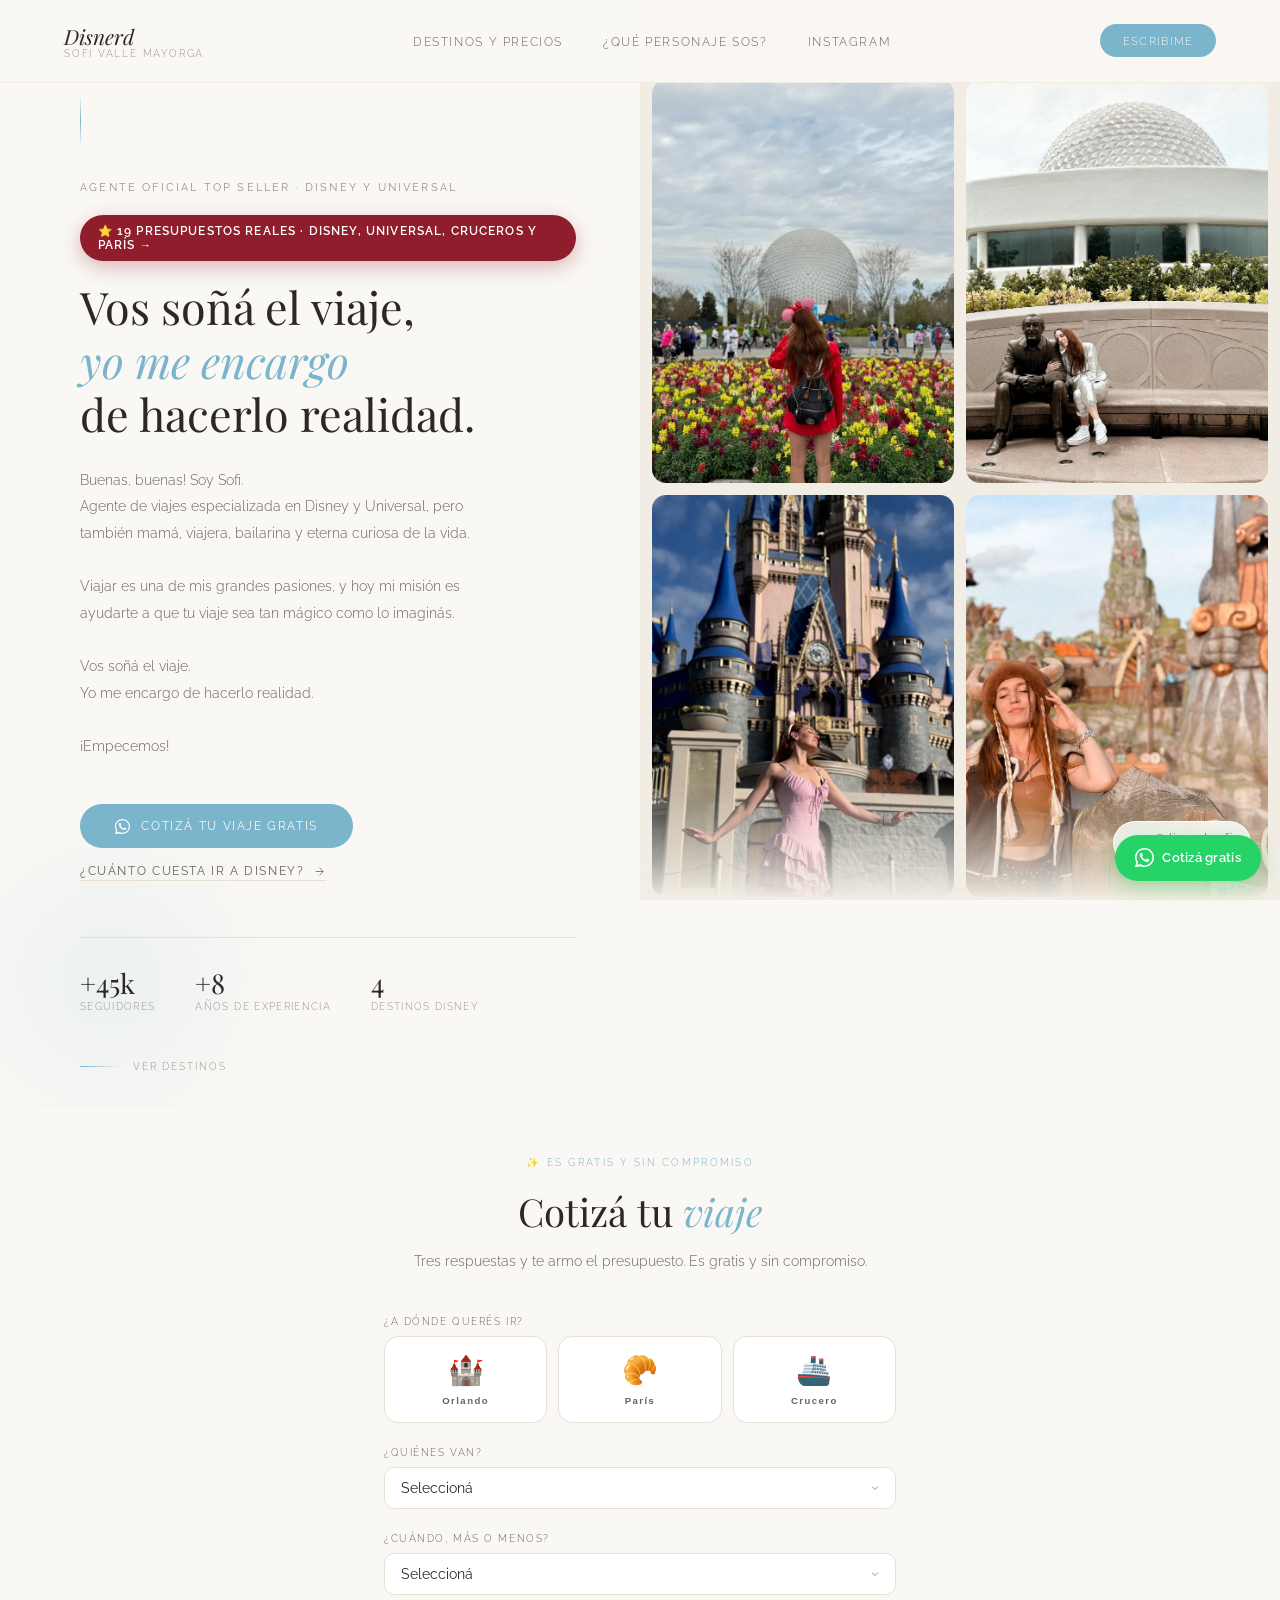
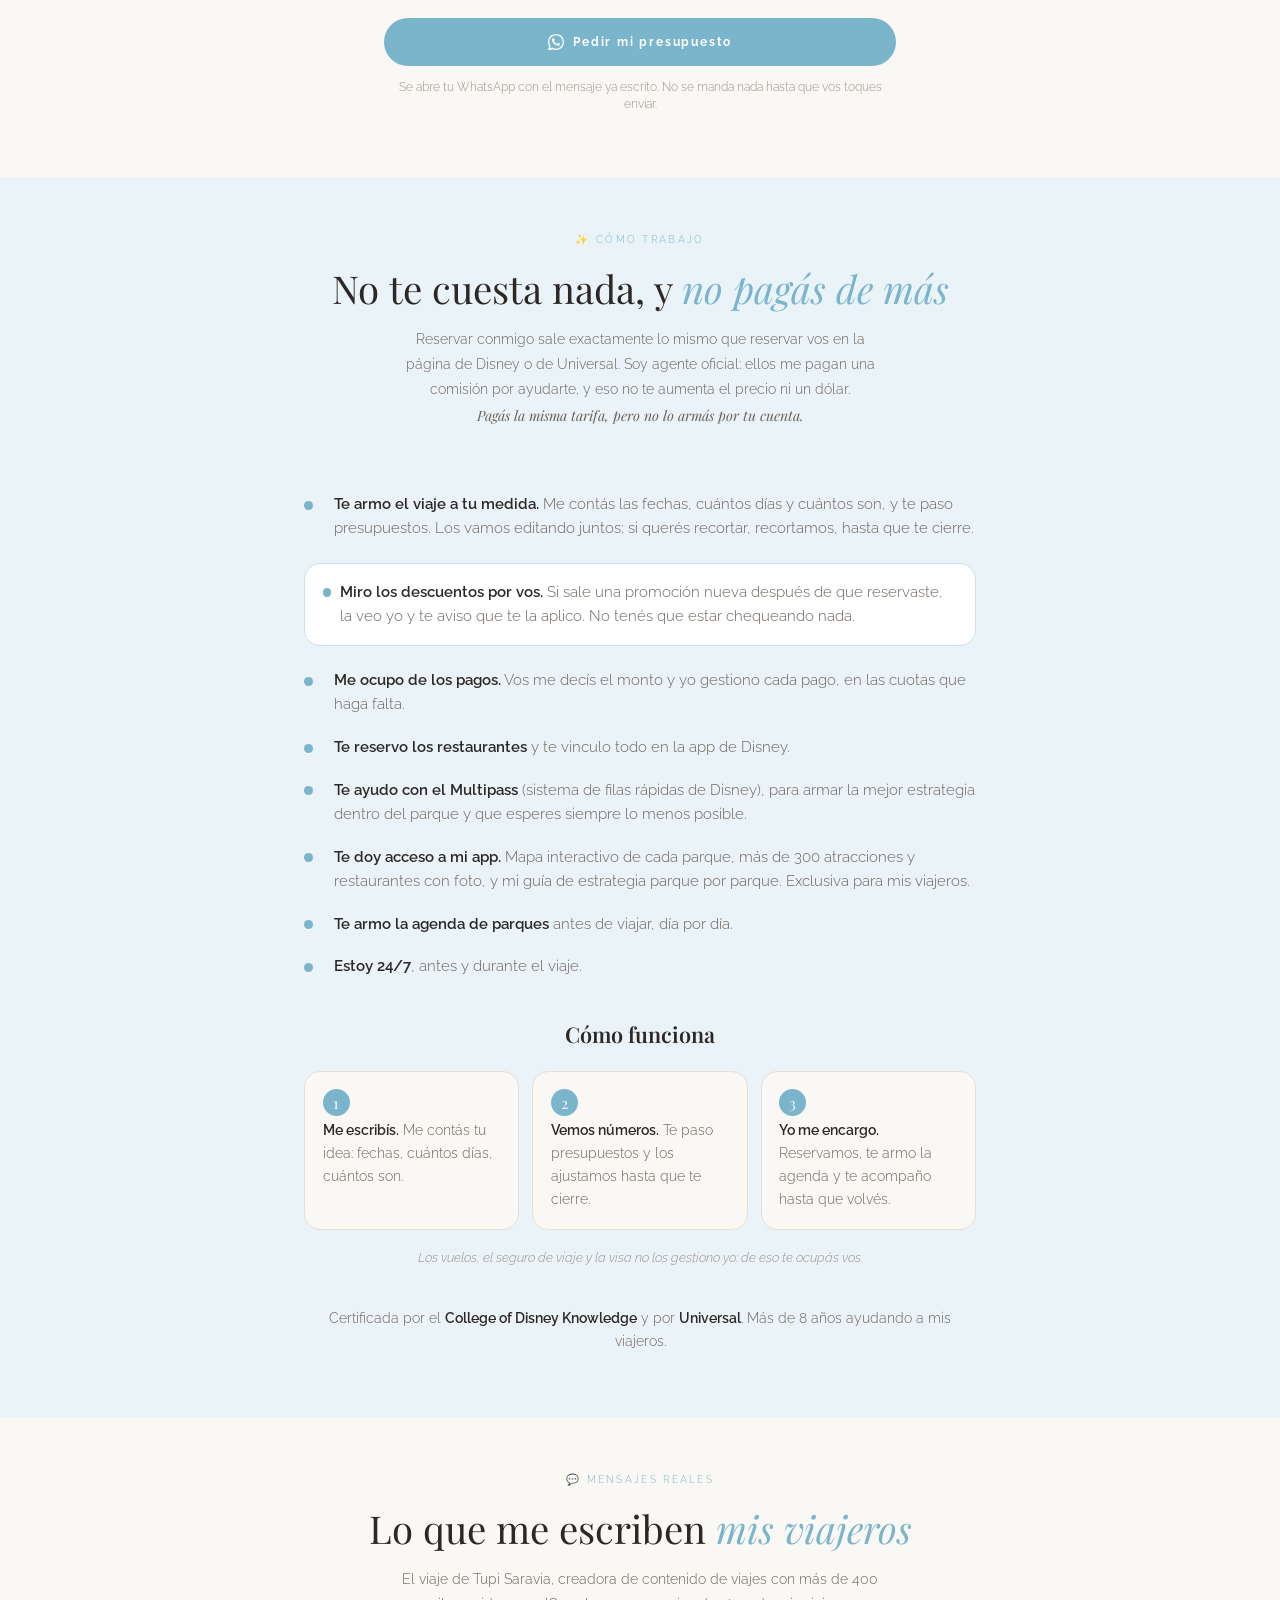
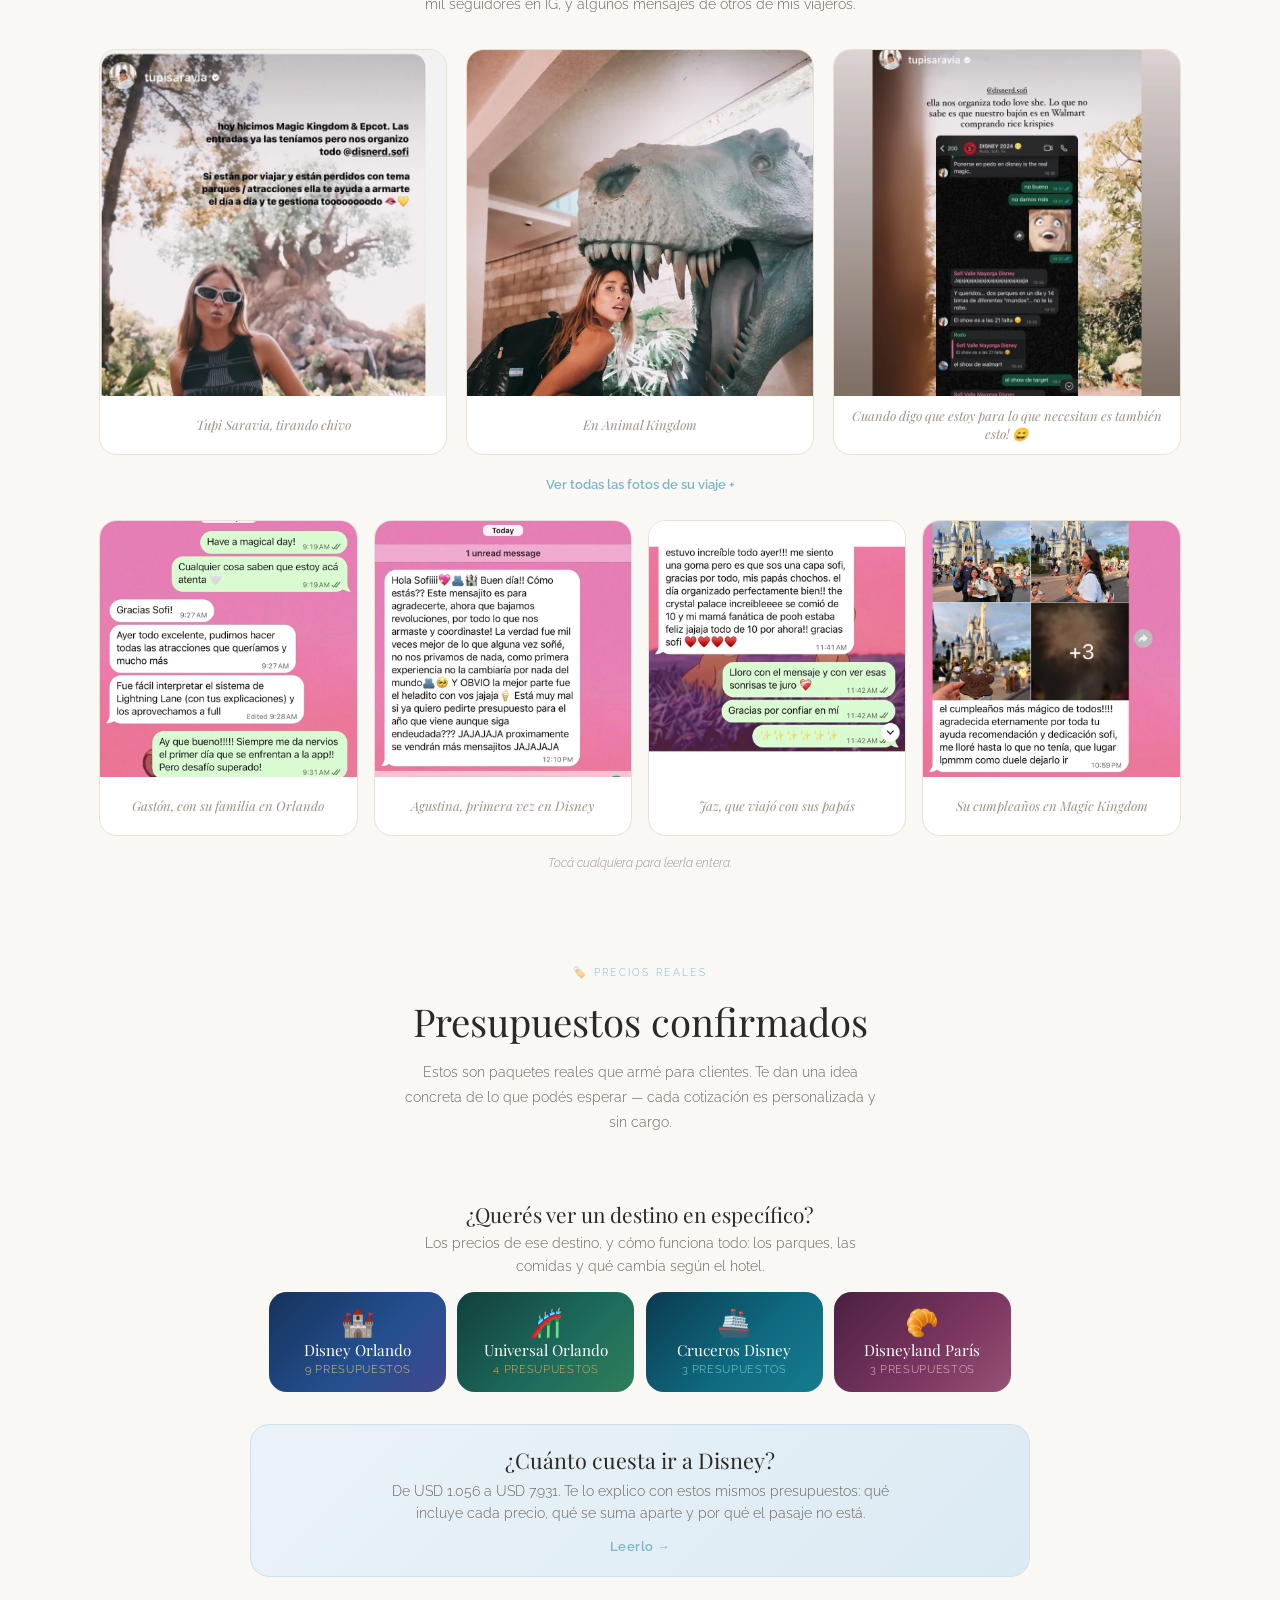
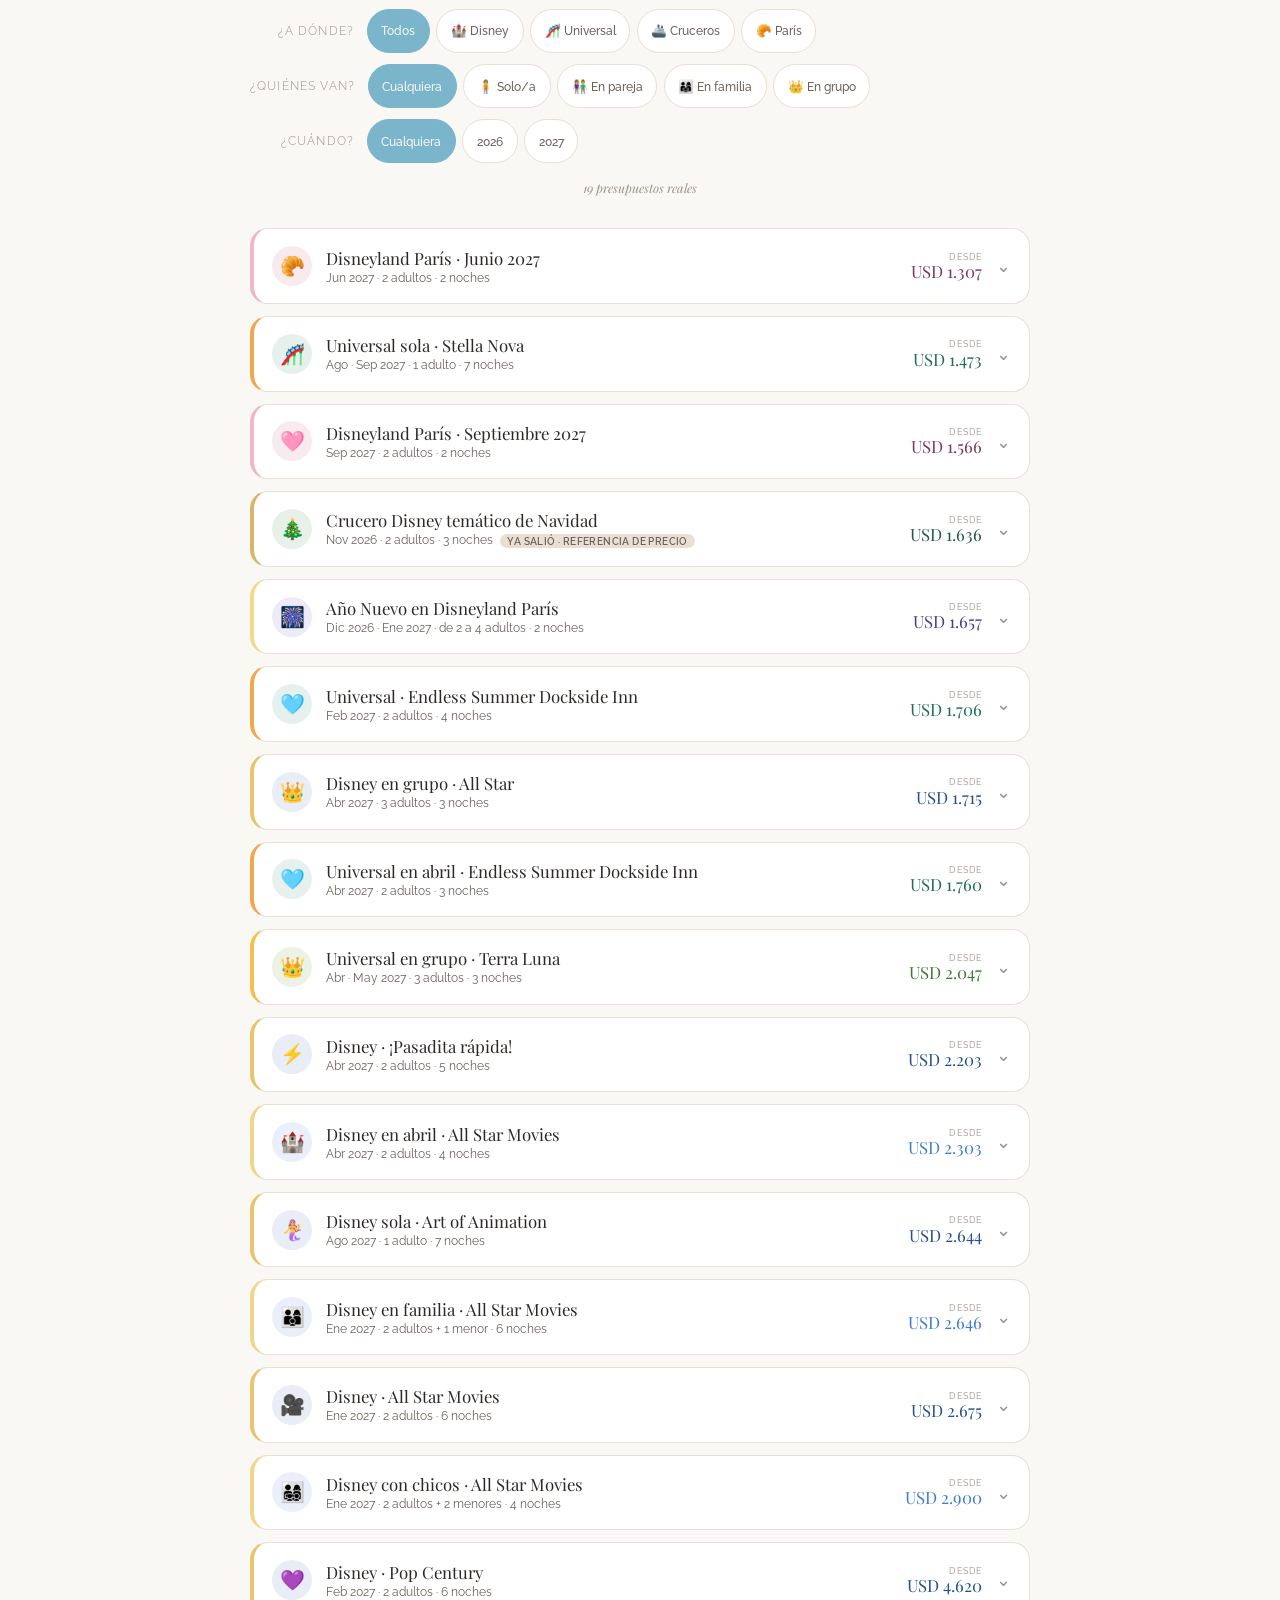
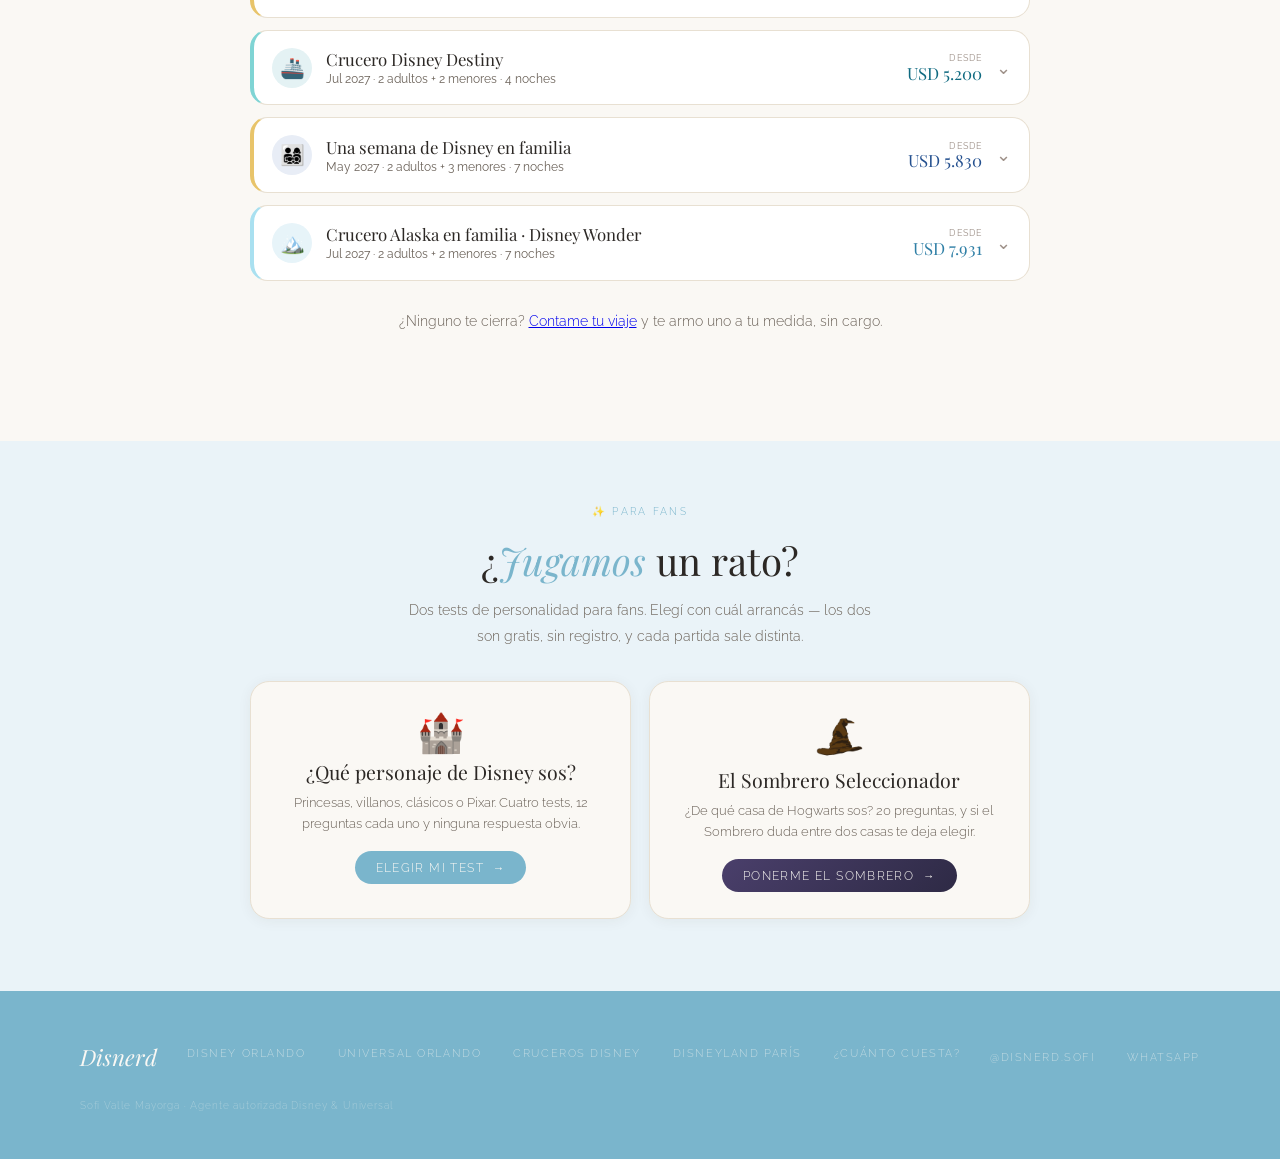
<file: index.html>
<!DOCTYPE html>
<html lang="es">
<head>
  <!-- Google tag (gtag.js) — Google Ads + GA4 -->
  <script async src="https://www.googletagmanager.com/gtag/js?id=AW-18025415639"></script>
  <script>
    window.dataLayer = window.dataLayer || [];
    function gtag(){dataLayer.push(arguments);}
    gtag('js', new Date());
    gtag('config', 'AW-18025415639');

    /* GA4 — propiedad disnerd.com.ar (el mismo ID va en personaje/index.html) */
    gtag('config', 'G-FP7MM2R3B7');
  </script>
  <meta charset="UTF-8"/>
  <meta name="viewport" content="width=device-width, initial-scale=1.0"/>
  <title>Agente de viajes especializada en Disney y Universal · Disnerd</title>
<link rel="icon" href="/favicon.ico" sizes="any">
  <link rel="icon" type="image/png" sizes="192x192" href="/favicon-192.png">
<link rel="apple-touch-icon" href="/apple-touch-icon.png">
  <link rel="canonical" href="https://disnerd.com.ar/">
  <meta name="description" content="Agente oficial top seller Disney y Universal. Armo tu viaje a Orlando, California, París o un crucero, desde cualquier país. Asesoramiento 100% gratis."/>
  <meta name="keywords" content="agente de viajes disney, paquetes disney orlando, viaje disney, disneyland paris, cruceros disney, agente disney argentina, viaje universal orlando, cotizar disney"/>
  <meta name="robots" content="index, follow"/>
  <meta name="author" content="Sofi Valle Mayorga"/>

  <!-- Google Search Console verification -->
  <meta name="google-site-verification" content="vF_h2UfWq5owrgL-rPdIGduNCmm-7rFkxV6llneegAA"/>

  <!-- Open Graph (WhatsApp, Facebook, Instagram, etc.) -->
  <meta property="og:title" content="Agente de viajes especializada en Disney y Universal · Disnerd"/>
  <meta property="og:description" content="Agente oficial top seller Disney y Universal. Armo tu viaje a Orlando, California, París o un crucero, desde cualquier país. Asesoramiento 100% gratis."/>
  <meta property="og:url" content="https://disnerd.com.ar"/>
  <meta property="og:type" content="website"/>
  <meta property="og:site_name" content="Disnerd"/>
  <meta property="og:image" content="https://disnerd.com.ar/og/og-home.jpg"/>
  <meta property="og:image:width" content="1200"/>
  <meta property="og:image:height" content="630"/>
  <meta property="og:image:type" content="image/jpeg"/>

  <!-- Twitter/X Card -->
  <meta name="twitter:card" content="summary_large_image"/>
  <meta name="twitter:title" content="Agente de viajes especializada en Disney y Universal · Disnerd"/>
  <meta name="twitter:description" content="Agente oficial top seller en Disney, Universal y Cruceros. Orlando, California, París y cruceros."/>
  <meta name="twitter:image" content="https://disnerd.com.ar/og/og-home.jpg"/>

  <link rel="stylesheet" href="/wa-flotante.css"/>
  <link rel="stylesheet" href="/presupuestos.css"/>
  <link rel="stylesheet" href="/comotrabajo.css"/>
  <link rel="stylesheet" href="/formulario.css"/>
  <link href="https://fonts.googleapis.com/css2?family=Playfair+Display:ital,wght@0,300;0,400;1,300;1,400&family=Raleway:wght@300;400;500&display=swap" rel="stylesheet"/>

  <!-- Datos estructurados: le explican a Google qué es esta página -->
  <script type="application/ld+json">
  {
    "@context": "https://schema.org",
    "@type": "TravelAgency",
    "name": "Disnerd · Sofi Valle Mayorga",
    "url": "https://disnerd.com.ar",
    "image": "https://disnerd.com.ar/og/og-home.jpg",
    "description": "Agente de viajes especializada en Disney, Universal y cruceros. Arma viajes a Orlando, California, Disneyland París y cruceros Disney para viajeros de toda Latinoamérica y España.",
    "priceRange": "$$",
    "knowsLanguage": ["es", "en"],
    "areaServed": [
      { "@type": "Country", "name": "Argentina" },
      { "@type": "Country", "name": "Chile" },
      { "@type": "Country", "name": "Uruguay" },
      { "@type": "Country", "name": "Paraguay" },
      { "@type": "Country", "name": "Bolivia" },
      { "@type": "Country", "name": "Perú" },
      { "@type": "Country", "name": "Colombia" },
      { "@type": "Country", "name": "Ecuador" },
      { "@type": "Country", "name": "México" },
      { "@type": "Country", "name": "España" }
    ],
    "sameAs": ["https://instagram.com/disnerd.sofi"],
    "contactPoint": {
      "@type": "ContactPoint",
      "contactType": "reservas",
      "telephone": "+54 9 11 3292-4274",
      "availableLanguage": ["es", "en"]
    },
    "makesOffer": [
      { "@type": "Offer", "itemOffered": { "@type": "Service", "name": "Viajes a Walt Disney World Orlando" } },
      { "@type": "Offer", "itemOffered": { "@type": "Service", "name": "Viajes a Disneyland California" } },
      { "@type": "Offer", "itemOffered": { "@type": "Service", "name": "Viajes a Disneyland París" } },
      { "@type": "Offer", "itemOffered": { "@type": "Service", "name": "Viajes a Universal Orlando" } },
      { "@type": "Offer", "itemOffered": { "@type": "Service", "name": "Cruceros Disney" } }
    ]
  }
  </script>
  <style>
    *, *::before, *::after { margin: 0; padding: 0; box-sizing: border-box; }

    :root {
      --ivory:     #faf8f4;
      --cream:     #f2ede4;
      --warm:      #e8e0d2;
      --sky-pale:  #eaf3f8;
      --sky-mid:   #cce0ed;
      --sky-soft:  #7ab5cc;
      --text:      #2c2825;
      --text-mid:  #6b6259;
      --text-soft: #9e9189;
      --gold:      #b8a082;
    }

    html, body {
      background: var(--ivory);
      color: var(--text);
      font-family: 'Raleway', sans-serif;
      font-weight: 300;
      overflow-x: hidden;
    }

    /* ── NAV ── */
    nav {
      position: fixed;
      top: 0; left: 0; right: 0;
      z-index: 100;
      display: flex;
      justify-content: space-between;
      align-items: center;
      padding: 1.4rem 4rem;
      background: rgba(250,248,244,0.94);
      backdrop-filter: blur(10px);
      border-bottom: 1px solid rgba(232,224,210,0.5);
    }
    .nav-logo {
      font-family: 'Playfair Display', serif;
      font-style: italic;
      font-size: 1.3rem;
      font-weight: 300;
      color: var(--text);
    }
    .nav-logo span {
      font-style: normal;
      font-family: 'Raleway', sans-serif;
      font-size: 0.62rem;
      letter-spacing: 0.18em;
      text-transform: uppercase;
      color: var(--text-soft);
      display: block;
      margin-top: -2px;
    }
    .nav-links { display: flex; gap: 2.5rem; list-style: none; }
    .nav-links a {
      font-size: 0.72rem;
      letter-spacing: 0.14em;
      text-transform: uppercase;
      color: var(--text-mid);
      text-decoration: none;
      transition: color 0.3s;
    }
    .nav-links a:hover { color: var(--text); }
    .nav-cta {
      font-size: 0.7rem;
      letter-spacing: 0.12em;
      text-transform: uppercase;
      color: var(--ivory);
      background: var(--sky-soft);
      text-decoration: none;
      padding: 0.6rem 1.4rem;
      border-radius: 100px;
      transition: background 0.3s;
    }
    .nav-cta:hover { background: var(--sky-mid); }

    /* Acceso a los juegos: solo en celular, donde el menú de arriba no se ve */
    .nav-acciones { display: flex; align-items: center; gap: 0.5rem; }
    .nav-juego {
      display: none;
      font-size: 0.7rem;
      letter-spacing: 0.12em;
      text-transform: uppercase;
      color: var(--sky-soft);
      background: transparent;
      border: 1px solid var(--sky-mid);
      text-decoration: none;
      padding: 0.55rem 0.9rem;
      border-radius: 100px;
      white-space: nowrap;
      transition: background 0.3s, color 0.3s;
    }
    .nav-juego:active { background: var(--sky-pale); }


    /* Elegir juego */
    .juegos-grid {
      display: grid;
      grid-template-columns: repeat(2, 1fr);
      gap: 1.1rem;
      max-width: 780px;
      margin: 0 auto;
    }
    .juego-card {
      display: flex;
      flex-direction: column;
      align-items: center;
      text-align: center;
      gap: 0.55rem;
      background: var(--ivory);
      border: 1px solid var(--warm);
      border-radius: 1.2rem;
      padding: 2rem 1.5rem 1.6rem;
      text-decoration: none;
      color: var(--text);
      box-shadow: 0 2px 14px rgba(60,50,40,0.06);
      transition: transform 0.15s, box-shadow 0.25s;
    }
    .juego-card:hover { transform: translateY(-3px); box-shadow: 0 8px 24px rgba(60,50,40,0.12); }
    .juego-card:active { transform: scale(0.99); }
    .jc-emoji { font-size: 2.4rem; line-height: 1; }
    img.jc-emoji { width: 2.9rem; height: 2.9rem; }
    .jc-tit { font-family: 'Playfair Display', serif; font-size: 1.22rem; font-weight: 400; line-height: 1.2; }
    .jc-sub { font-size: 0.82rem; line-height: 1.55; color: var(--text-mid); }
    .jc-cta {
      margin-top: 0.5rem;
      font-size: 0.72rem;
      letter-spacing: 0.12em;
      text-transform: uppercase;
      color: var(--ivory);
      background: var(--sky-soft);
      padding: 0.6rem 1.3rem;
      border-radius: 100px;
    }
    .juego-card-hp .jc-cta { background: linear-gradient(135deg, #4a3f6b, #2e2a45); }

    /* ── HERO ── */
    .hero {
      display: grid;
      grid-template-columns: 1fr 1fr;
      min-height: 100vh;
      overflow: hidden;
    }

    .hero-left {
      display: flex;
      flex-direction: column;
      justify-content: center;
      padding: 6rem 4rem 6rem 5rem;
      position: relative;
    }

    /* Sky blue blob bottom left */
    .blob-left {
      position: absolute;
      width: 380px; height: 380px;
      border-radius: 50%;
      background: radial-gradient(circle, rgba(204,224,237,0.3) 0%, transparent 70%);
      bottom: -60px; left: -80px;
      pointer-events: none;
      animation: floatBlob 10s ease-in-out infinite;
    }
    @keyframes floatBlob {
      0%,100% { transform: scale(1) translate(0,0); }
      50%      { transform: scale(1.06) translate(10px,-10px); }
    }

    .deco-line {
      width: 1px; height: 50px;
      background: linear-gradient(to bottom, transparent, var(--sky-soft), transparent);
      margin-bottom: 2.2rem;
      animation: fadeUp 0.7s ease both;
    }

    .eyebrow {
      font-size: 0.68rem;
      font-weight: 400;
      letter-spacing: 0.2em;
      text-transform: uppercase;
      color: var(--text-soft);
      margin-bottom: 1.3rem;
      animation: fadeUp 0.8s 0.1s ease both;
    }

    .hero-title {
      font-family: 'Playfair Display', serif;
      font-size: clamp(2.4rem, 3.5vw, 3.7rem);
      font-weight: 300;
      line-height: 1.2;
      color: var(--text);
      margin-bottom: 1.6rem;
      animation: fadeUp 0.9s 0.15s ease both;
    }
    .hero-title em {
      font-style: italic;
      color: var(--sky-soft);
    }

    .hero-body {
      font-size: 0.9rem;
      line-height: 1.85;
      color: var(--text-mid);
      max-width: 400px;
      margin-bottom: 2.8rem;
      animation: fadeUp 1s 0.2s ease both;
    }

    .cta-group {
      display: flex;
      flex-direction: column;
      gap: 1rem;
      align-items: flex-start;
      animation: fadeUp 1s 0.3s ease both;
    }

    .btn-wa {
      display: inline-flex;
      align-items: center;
      gap: 0.7rem;
      background: var(--sky-soft);
      color: var(--ivory);
      font-family: 'Raleway', sans-serif;
      font-size: 0.72rem;
      font-weight: 400;
      letter-spacing: 0.14em;
      text-transform: uppercase;
      text-decoration: none;
      padding: 0.9rem 2.2rem;
      border-radius: 100px;
      transition: background 0.3s, transform 0.2s;
    }
    .btn-wa:hover { background: var(--sky-mid); transform: translateX(3px); }

    .btn-link {
      display: inline-flex;
      align-items: center;
      gap: 0.5rem;
      font-size: 0.72rem;
      font-weight: 400;
      letter-spacing: 0.14em;
      text-transform: uppercase;
      color: var(--text-mid);
      text-decoration: none;
      border-bottom: 1px solid var(--warm);
      padding-bottom: 2px;
      transition: color 0.3s, border-color 0.3s;
    }
    .btn-link:hover { color: var(--text); border-color: var(--sky-soft); }

    .stats {
      display: flex;
      gap: 2.5rem;
      margin-top: 3.5rem;
      padding-top: 2rem;
      border-top: 1px solid var(--warm);
      animation: fadeUp 1s 0.4s ease both;
    }
    .stat-num {
      font-family: 'Playfair Display', serif;
      font-size: 1.7rem;
      font-weight: 300;
      color: var(--text);
      line-height: 1;
    }
    .stat-label {
      font-size: 0.6rem;
      letter-spacing: 0.14em;
      text-transform: uppercase;
      color: var(--text-soft);
      margin-top: 0.2rem;
    }

    /* ── HERO RIGHT — Photo columns ── */
    .hero-right {
      position: relative;
      overflow: hidden;
      background: var(--cream);
      display: flex;
      gap: 12px;
      padding: 12px;
      padding-top: 80px; /* account for nav */
      height: 100vh;
      max-height: 100vh;
    }

    /* Fade masks top & bottom */
    .hero-right::before,
    .hero-right::after {
      content: '';
      position: absolute;
      left: 0; right: 0;
      height: 120px;
      z-index: 2;
      pointer-events: none;
    }
    .hero-right::before { top: 0;    background: linear-gradient(to bottom, var(--cream), transparent); }
    .hero-right::after  { bottom: 0; background: linear-gradient(to top,   var(--cream), transparent); }

    .photo-col {
      flex: 1;
      display: flex;
      flex-direction: column;
      gap: 12px;
      will-change: transform;
      min-width: 0;
    }

    /* Col A scrolls up, Col B scrolls down */
    .photo-col-a { animation: scrollUp   28s linear infinite; }
    .photo-col-b { animation: scrollDown 28s linear infinite; }

    @keyframes scrollUp {
      from { transform: translateY(0); }
      to   { transform: translateY(-50%); }
    }
    @keyframes scrollDown {
      from { transform: translateY(-50%); }
      to   { transform: translateY(0); }
    }

    .photo-col img {
      width: 100%;
      border-radius: 14px;
      object-fit: cover;
      display: block;
      aspect-ratio: 3/4;
      background: var(--warm); /* shows while loading */
    }

    /* IG badge */
    .ig-badge {
      position: absolute;
      bottom: 2.2rem; right: 1.8rem;
      display: flex; align-items: center; gap: 0.55rem;
      background: rgba(255,255,255,0.82);
      backdrop-filter: blur(8px);
      border: 1px solid rgba(255,255,255,0.95);
      border-radius: 100px;
      padding: 0.55rem 1.1rem;
      text-decoration: none;
      z-index: 4;
      box-shadow: 0 4px 20px rgba(44,40,37,0.08);
      transition: transform 0.2s;
    }
    .ig-badge:hover { transform: translateY(-2px); }
    .ig-text  { font-size:0.68rem; letter-spacing:0.08em; color:var(--text); }
    .ig-sub   { font-size:0.58rem; color:var(--text-soft); }

    /* Scroll hint */
    .scroll-hint {
      position: absolute;
      bottom: 2.2rem; left: 5rem;
      display: flex; align-items: center; gap: 0.8rem;
      animation: fadeUp 1s 0.6s ease both;
    }
    .scroll-line { width:40px;height:1px; background:linear-gradient(to right,var(--sky-soft),transparent); }
    .scroll-text { font-size:0.6rem;letter-spacing:0.2em;text-transform:uppercase;color:var(--text-soft); }

    @keyframes fadeUp {
      from { opacity:0; transform:translateY(14px); }
      to   { opacity:1; transform:translateY(0); }
    }

    /* ══════════════════════════════════
       PRICING SECTION
    ══════════════════════════════════ */
    .pricing-section {
      background: var(--ivory);
      padding: 7rem 5rem;
    }

    .section-header {
      text-align: center;
      margin-bottom: 4rem;
    }
    .section-tag {
      font-size: 0.65rem;
      letter-spacing: 0.22em;
      text-transform: uppercase;
      color: var(--sky-soft);
      margin-bottom: 1rem;
      display: block;
    }
    .section-title {
      font-family: 'Playfair Display', serif;
      font-size: clamp(1.8rem, 3vw, 2.6rem);
      font-weight: 300;
      color: var(--text);
      margin-bottom: 0.8rem;
    }
    .section-title em { font-style: italic; }
    .section-body {
      font-size: 0.88rem;
      line-height: 1.8;
      color: var(--text-mid);
      max-width: 480px;
      margin: 0 auto;
    }

    /* Category tabs */
    .cat-tabs {
      display: flex;
      justify-content: center;
      gap: 0.6rem;
      flex-wrap: wrap;
      margin-bottom: 3rem;
    }
    .cat-tab {
      font-size: 0.7rem;
      letter-spacing: 0.14em;
      text-transform: uppercase;
      color: var(--text-mid);
      background: var(--cream);
      border: 1px solid var(--warm);
      border-radius: 100px;
      padding: 0.5rem 1.3rem;
      cursor: pointer;
      transition: all 0.25s;
    }
    .cat-tab.active, .cat-tab:hover {
      background: var(--text);
      color: var(--ivory);
      border-color: var(--text);
    }

    /* Grid */
    .pricing-grid {
      display: grid;
      grid-template-columns: repeat(auto-fill, minmax(280px, 1fr));
      gap: 1.5rem;
      max-width: 1100px;
      margin: 0 auto;
    }

    .price-card {
      background: white;
      border: 1px solid var(--warm);
      border-radius: 20px;
      padding: 2rem;
      transition: transform 0.25s, box-shadow 0.25s;
      position: relative;
      overflow: hidden;
    }
    .price-card:hover {
      transform: translateY(-4px);
      box-shadow: 0 12px 40px rgba(44,40,37,0.09);
    }
    /* Sky blue top accent */
    .price-card::before {
      content: '';
      position: absolute;
      top: 0; left: 0; right: 0;
      height: 3px;
      background: linear-gradient(to right, var(--sky-pale), var(--sky-mid));
    }

    .pc-icon { font-size: 1.6rem; margin-bottom: 1rem; }
    .pc-dest {
      font-size: 0.78rem;
      letter-spacing: 0.12em;
      text-transform: uppercase;
      color: var(--sky-soft);
      margin-bottom: 0.4rem;
    }
    .pc-title {
      font-family: 'Playfair Display', serif;
      font-size: 1.1rem;
      font-weight: 400;
      color: var(--text);
      margin-bottom: 0.3rem;
    }
    .pc-desc {
      font-size: 0.8rem;
      line-height: 1.7;
      color: var(--text-mid);
      margin-bottom: 1.2rem;
    }

    .pc-divider {
      height: 1px;
      background: var(--warm);
      margin-bottom: 1.2rem;
    }

    .pc-includes {
      display: flex;
      flex-direction: column;
      gap: 0.4rem;
      margin-bottom: 1.4rem;
    }
    .pc-item {
      display: flex;
      align-items: center;
      gap: 0.5rem;
      font-size: 0.78rem;
      color: var(--text-mid);
    }
    .pc-item::before {
      content: '';
      width: 5px; height: 5px;
      border-radius: 50%;
      background: var(--sky-mid);
      flex-shrink: 0;
    }

    .pc-hotel {
      font-size: 0.78rem;
      font-weight: 400;
      color: var(--sky-soft);
      margin-bottom: 0.8rem;
    }

    .pc-price-row {
      display: flex;
      align-items: baseline;
      gap: 0.4rem;
      margin-bottom: 1.4rem;
    }
    .pc-from {
      font-size: 0.62rem;
      letter-spacing: 0.12em;
      text-transform: uppercase;
      color: var(--text-soft);
    }
    .pc-price {
      font-family: 'Playfair Display', serif;
      font-size: 1.5rem;
      font-weight: 300;
      color: var(--text);
    }
    .pc-per {
      font-size: 0.68rem;
      color: var(--text-soft);
    }

    .pc-disclaimer {
      font-size: 0.68rem;
      color: var(--text-soft);
      font-style: italic;
      line-height: 1.5;
      margin-bottom: 1.4rem;
    }

    .pc-wa-btn {
      display: flex;
      align-items: center;
      justify-content: center;
      gap: 0.6rem;
      width: 100%;
      background: var(--sky-pale);
      color: var(--text);
      font-family: 'Raleway', sans-serif;
      font-size: 0.7rem;
      font-weight: 400;
      letter-spacing: 0.12em;
      text-transform: uppercase;
      text-decoration: none;
      padding: 0.85rem;
      border-radius: 100px;
      border: 1px solid var(--sky-mid);
      transition: background 0.25s, transform 0.2s;
    }
    .pc-wa-btn:hover {
      background: var(--sky-mid);
      transform: translateX(2px);
    }

    /* ── Presupuesto DESTACADO (crucero Navidad) ── */
    .feat-link {
      display: inline-flex; align-items: center; gap: 0.5rem;
      background: #8f1d2c; color: #fff; text-decoration: none;
      font-family: 'Raleway', sans-serif; font-size: 0.72rem; font-weight: 600;
      letter-spacing: 0.1em; text-transform: uppercase;
      padding: 0.55rem 1.1rem; border-radius: 100px; margin-bottom: 1.2rem;
      box-shadow: 0 6px 20px rgba(143,29,44,0.3);
      animation: featPulse 2.2s ease-in-out infinite;
    }
    .feat-link:hover { background: #a82336; }
    @keyframes featPulse {
      0%,100% { box-shadow: 0 6px 20px rgba(143,29,44,0.3); }
      50%     { box-shadow: 0 6px 28px rgba(143,29,44,0.55); }
    }
    .feat-wrap { max-width: 1100px; margin: 0 auto 3.5rem; scroll-margin-top: 90px; }
    .feat-card {
      position: relative; overflow: hidden;
      background: linear-gradient(135deg, #123d2e 0%, #1c5a42 55%, #8f1d2c 140%);
      color: #fff; border-radius: 24px; padding: 2.4rem 2.4rem 2rem;
      border: 2px solid #d9b56a;
      box-shadow: 0 18px 50px rgba(18,61,46,0.28);
    }
    .feat-card::after {
      content: '✦ ❄ ✦ ❄ ✦ ❄ ✦'; position: absolute; top: 1rem; right: -1rem;
      font-size: 1.4rem; letter-spacing: 0.6rem; color: rgba(255,255,255,0.12);
      transform: rotate(8deg); pointer-events: none;
    }
    .feat-badge {
      display: inline-block; background: #d9b56a; color: #123d2e;
      font-size: 0.68rem; font-weight: 700; letter-spacing: 0.16em; text-transform: uppercase;
      padding: 0.35rem 0.9rem; border-radius: 100px; margin-bottom: 1rem;
    }
    .feat-title {
      font-family: 'Playfair Display', serif; font-size: 2.2rem; font-weight: 400;
      line-height: 1.15; margin-bottom: 0.8rem;
    }
    .feat-title em { color: #f1d38f; }
    .feat-meta { display: flex; flex-wrap: wrap; gap: 0.5rem 1.4rem; font-size: 0.9rem; margin-bottom: 1.6rem; opacity: 0.95; }
    .feat-grid { display: grid; grid-template-columns: 1fr 1.3fr; gap: 1.6rem; align-items: start; }
    .feat-box { background: rgba(255,255,255,0.08); border: 1px solid rgba(255,255,255,0.18); border-radius: 16px; padding: 1.2rem 1.3rem; }
    .feat-box h4 { font-size: 0.72rem; letter-spacing: 0.14em; text-transform: uppercase; color: #f1d38f; font-weight: 600; margin-bottom: 0.8rem; }
    .feat-day { font-size: 0.88rem; padding: 0.35rem 0; border-bottom: 1px dashed rgba(255,255,255,0.15); }
    .feat-day:last-child { border-bottom: none; }
    .feat-day b { color: #f1d38f; font-weight: 600; margin-right: 0.4rem; }
    .feat-cabins { display: grid; grid-template-columns: repeat(3, 1fr); gap: 0.7rem; }
    .feat-cabin { background: #fff; color: var(--text); border-radius: 14px; padding: 1rem 0.8rem; text-align: center; }
    .feat-cabin .fc-name { font-size: 0.78rem; font-weight: 600; letter-spacing: 0.06em; text-transform: uppercase; }
    .feat-cabin .fc-sub { font-size: 0.7rem; color: var(--text-soft); margin-bottom: 0.5rem; }
    .feat-cabin .fc-price { font-family: 'Playfair Display', serif; font-size: 1.5rem; color: #8f1d2c; }
    .feat-note { font-size: 0.8rem; margin-top: 0.9rem; line-height: 1.55; opacity: 0.95; }
    .feat-note strong { color: #f1d38f; }
    .feat-cta {
      display: inline-flex; align-items: center; justify-content: center; gap: 0.6rem;
      margin-top: 1.6rem; background: #d9b56a; color: #123d2e; text-decoration: none;
      font-size: 0.78rem; font-weight: 700; letter-spacing: 0.12em; text-transform: uppercase;
      padding: 0.95rem 1.8rem; border-radius: 100px; transition: transform 0.2s, background 0.2s;
    }
    .feat-cta:hover { background: #f1d38f; transform: translateY(-2px); }
    @media (max-width: 768px) {
      .feat-card { padding: 1.8rem 1.2rem 1.5rem; border-radius: 20px; }
      .feat-title { font-size: 1.7rem; }
      .feat-grid { grid-template-columns: 1fr; }
      .feat-cabins { grid-template-columns: 1fr; }
      .feat-cabin { display: flex; align-items: center; justify-content: space-between; text-align: left; padding: 0.8rem 1rem; }
      .feat-cabin .fc-sub { margin-bottom: 0; }
      .feat-cta { width: 100%; }
    }

    .feat-head {
      text-align: center; font-family: 'Playfair Display', serif; font-size: 1.6rem;
      color: #8f1d2c; margin-bottom: 1.4rem;
    }
    .feat-duo { display: grid; grid-template-columns: 1fr 1fr; gap: 1.5rem; margin-top: 1.5rem; }
    .feat-disney {
      background: linear-gradient(135deg, #16325c 0%, #24508f 60%, #5a3f8f 130%);
      box-shadow: 0 18px 50px rgba(22,50,92,0.28);
      display: flex; flex-direction: column; gap: 0;
    }
    .feat-disney .feat-box { margin-bottom: 1rem; }
    .feat-disney .feat-badge { align-self: flex-start; }
    .feat-disney::after { content: "✦ ✧ ✦ ✧ ✦ ✧ ✦"; }
    .feat-title-sm { font-size: 1.8rem; }
    .feat-promo {
      background: rgba(217,181,106,0.18); border: 1px dashed #d9b56a; color: #f1d38f;
      border-radius: 12px; padding: 0.6rem 0.9rem; font-size: 0.8rem; margin-bottom: 1rem;
    }
    .feat-bigprice { display: flex; flex-direction: column; margin-bottom: 1rem; }
    .feat-bigprice span { font-family: 'Playfair Display', serif; font-size: 2.6rem; color: #fff; line-height: 1.1; }
    .feat-bigprice small { font-size: 0.75rem; opacity: 0.85; }
    .feat-cabins-2 { grid-template-columns: 1fr 1fr; }
    .feat-disney .feat-cta { margin-top: auto; align-self: flex-start; }
    .feat-disney .feat-day { font-size: 0.84rem; }
    @media (max-width: 900px) { .feat-duo { grid-template-columns: 1fr; } }
    @media (max-width: 768px) {
      .feat-head { font-size: 1.3rem; }
      .feat-title-sm { font-size: 1.5rem; }
      .feat-bigprice span { font-size: 2.2rem; }
      .feat-cabins-2 { grid-template-columns: 1fr; }
      .feat-disney .feat-cta { align-self: stretch; }
    }

    .feat-ocean {
      background: linear-gradient(135deg, #0b3a4f 0%, #0f6a80 60%, #1b8a9a 120%);
      box-shadow: 0 18px 50px rgba(11,58,79,0.28);
    }
    .feat-ocean::after { content: "〰 ⚓ 〰 ⚓ 〰"; }
    .feat-ocean .fc-price { color: #0b3a4f; }

    .feat-combo {
      background: linear-gradient(135deg, #3b1f5c 0%, #4a3a8f 55%, #2a6f9a 120%);
      box-shadow: 0 18px 50px rgba(59,31,92,0.28);
    }
    .feat-combo::after { content: "✦ 💜 ✦ 🩵 ✦"; }
    .feat-combo .fc-price { color: #3b1f5c; }
    .feat-grid-eq { grid-template-columns: 1fr 1fr; }
    @media (max-width: 768px) { .feat-grid-eq { grid-template-columns: 1fr; } }

    .feat-paris { background: linear-gradient(135deg, #5c1f3f 0%, #8f3a6a 60%, #c07a9a 130%); box-shadow: 0 18px 50px rgba(92,31,63,0.28); }
    .feat-paris::after { content: "✦ ✧ ✦ ✧ ✦ ✧ ✦"; }
    .feat-paris .fc-price { color: #5c1f3f; }
    .feat-universal { background: linear-gradient(135deg, #0f2f3a 0%, #1f5a6e 60%, #3d8fa8 130%); box-shadow: 0 18px 50px rgba(15,47,58,0.28); }
    .feat-universal .fc-price { color: #0f2f3a; }
    .feat-cabins-1 { grid-template-columns: 1fr; }
    .feat-cabins-1 .feat-cabin { display: flex; align-items: center; justify-content: space-between; text-align: left; padding: 0.7rem 1rem; }
    .feat-cabins-1 .fc-sub { margin-bottom: 0; }

    /* Desplegable */
    .pc-extra {
      display: none;
      margin-top: 0;
    }
    .pc-extra.open {
      display: block;
    }
    .pc-toggle {
      background: none;
      border: none;
      cursor: pointer;
      font-family: 'Raleway', sans-serif;
      font-size: 0.68rem;
      font-weight: 400;
      letter-spacing: 0.12em;
      text-transform: uppercase;
      color: var(--sky-soft);
      display: flex;
      align-items: center;
      gap: 0.4rem;
      padding: 0.6rem 0 1rem;
      width: 100%;
      transition: color 0.2s;
    }
    .pc-toggle:hover { color: var(--text-mid); }
    .pc-toggle svg { transition: transform 0.3s; }
    .pc-toggle.open svg { transform: rotate(180deg); }

    /* ── FOOTER STRIP ── */
    .footer-strip {
      background: var(--sky-soft);
      color: var(--ivory);
      padding: 3rem 5rem;
      display: flex;
      justify-content: space-between;
      align-items: center;
      flex-wrap: wrap;
      gap: 1.5rem;
    }
    .footer-logo {
      font-family: 'Playfair Display', serif;
      font-style: italic;
      font-size: 1.4rem;
      font-weight: 300;
    }
    .footer-links {
      display: flex;
      flex-wrap: wrap;          /* en el celular los cinco destinos no entran en una linea */
      gap: 2rem;
      list-style: none;
    }
    .footer-links a {
      font-size: 0.7rem;
      letter-spacing: 0.14em;
      text-transform: uppercase;
      color: rgba(250,248,244,0.55);
      text-decoration: none;
      transition: color 0.3s;
     padding: .45rem 0; display: inline-block; }
    .footer-links a:hover { color: var(--ivory); }
    .footer-copy {
      font-size: 0.65rem;
      color: rgba(250,248,244,0.35);
      letter-spacing: 0.08em;
    }

    /* ── RESPONSIVE ── */
    @media (max-width: 768px) {
      .hero { grid-template-columns: 1fr; }
      .hero-right { height: 50vh; order: -1; padding: 8px; padding-top: 8px; }
      .hero-left  { padding: 3rem 1.5rem 4rem; }
      nav { padding: 1.1rem 1.1rem; }
      .nav-links { display: none; }
      .nav-juego { display: inline-flex; }
      /* 44 px es el minimo comodo para el dedo: venian en 35 y 32. */
      .nav-juego, .nav-cta { min-height: 44px; align-items: center; }
      .nav-logo { font-size: 1.15rem; }
      /* con los dos botones no entra "Sofi Valle Mayorga" sin partirse en varias
         líneas y agrandar la barra; el nombre igual aparece en el hero y en el pie */
      .nav-logo span { display: none; }
      .nav-cta { padding: 0.55rem 1rem; }
      .juegos-grid { grid-template-columns: 1fr; }
      .stats { gap: 1.5rem; }
      .scroll-hint { display: none; }
      .pricing-section { padding: 5rem 1.5rem; }
      .footer-strip { padding: 2rem 1.5rem; flex-direction: column; align-items: flex-start; }
      .footer-links { gap: .7rem 1.4rem; }
      .footer-links a { font-size: .68rem; letter-spacing: .1em; }
    }
  </style>
</head>
<body>

<!-- NAV -->
<nav>
  <div class="nav-logo">
    Disnerd
    <span>Sofi Valle Mayorga</span>
  </div>
  <ul class="nav-links">
    <li><a href="#precios">Destinos y precios</a></li>
    <li><a href="/personaje/">¿Qué personaje sos?</a></li>
    <li><a href="https://instagram.com/disnerd.sofi" target="_blank">Instagram</a></li>
  </ul>
  <div class="nav-acciones">
    <a href="#juego" class="nav-juego">✨&nbsp; Juguemos</a>
    <a href="https://wa.me/5491132924274?text=Hola%20Sofi!%20Vi%20tu%20página%20y%20quiero%20cotizar%20mi%20viaje%20a%20Disney" class="nav-cta">Escribime</a>
  </div>
</nav>

<!-- HERO -->
<section class="hero">

  <div class="hero-left">
    <div class="blob-left"></div>
    <div class="deco-line"></div>
    <p class="eyebrow">Agente oficial top seller · Disney y Universal</p>
    <a href="#precios" class="feat-link">⭐ 19 presupuestos reales · Disney, Universal, cruceros y París →</a>
    <h1 class="hero-title">
      Vos soñá el viaje,<br/>
      <em>yo me encargo</em><br/>
      de hacerlo realidad.
    </h1>
    <p class="hero-body">
      Buenas, buenas! Soy Sofi.<br/>
      Agente de viajes especializada en Disney y Universal, pero también mamá, viajera, bailarina y eterna curiosa de la vida.<br/><br/>
      Viajar es una de mis grandes pasiones, y hoy mi misión es ayudarte a que tu viaje sea tan mágico como lo imaginás.<br/><br/>
      Vos soñá el viaje.<br/>
      Yo me encargo de hacerlo realidad.<br/><br/>
      ¡Empecemos!
    </p>
    <div class="cta-group">
      <a href="#cotiza" class="btn-wa" id="hero-cotizar">
        <svg width="15" height="15" viewBox="0 0 24 24" fill="currentColor"><path d="M17.472 14.382c-.297-.149-1.758-.867-2.03-.967-.273-.099-.471-.148-.67.15-.197.297-.767.966-.94 1.164-.173.199-.347.223-.644.075-.297-.15-1.255-.463-2.39-1.475-.883-.788-1.48-1.761-1.653-2.059-.173-.297-.018-.458.13-.606.134-.133.298-.347.446-.52.149-.174.198-.298.298-.497.099-.198.05-.371-.025-.52-.075-.149-.669-1.612-.916-2.207-.242-.579-.487-.5-.669-.51-.173-.008-.371-.01-.57-.01-.198 0-.52.074-.792.372-.272.297-1.04 1.016-1.04 2.479 0 1.462 1.065 2.875 1.213 3.074.149.198 2.096 3.2 5.077 4.487.709.306 1.262.489 1.694.625.712.227 1.36.195 1.871.118.571-.085 1.758-.719 2.006-1.413.248-.694.248-1.289.173-1.413-.074-.124-.272-.198-.57-.347z"/><path d="M12 0C5.373 0 0 5.373 0 12c0 2.136.558 4.136 1.535 5.874L.057 23.882a.5.5 0 0 0 .61.61l6.008-1.478A11.95 11.95 0 0 0 12 24c6.627 0 12-5.373 12-12S18.627 0 12 0zm0 22a10 10 0 0 1-5.13-1.406l-.367-.22-3.566.878.893-3.458-.24-.377A9.96 9.96 0 0 1 2 12C2 6.477 6.477 2 12 2s10 4.477 10 10-4.477 10-10 10z"/></svg>
        Cotizá tu viaje gratis
      </a>
      <a href="/cuanto-cuesta-ir-a-disney/" class="btn-link">
        ¿Cuánto cuesta ir a Disney?
        <svg width="13" height="13" viewBox="0 0 24 24" fill="none" stroke="currentColor" stroke-width="1.5"><path d="M5 12h14M12 5l7 7-7 7"/></svg>
      </a>
    </div>
    <div class="stats">
      <div>
        <div class="stat-num">+45k</div>
        <div class="stat-label">seguidores</div>
      </div>
      <div>
        <div class="stat-num">+8</div>
        <div class="stat-label">años de experiencia</div>
      </div>
      <div>
        <div class="stat-num">4</div>
        <div class="stat-label">destinos Disney</div>
      </div>
    </div>
    <div class="scroll-hint">
      <div class="scroll-line"></div>
      <span class="scroll-text">Ver destinos</span>
    </div>
  </div>

  <div class="hero-right">

    <!-- COLUMNA A — sube -->
    <div class="photo-col photo-col-a" id="colA">
      <img src="foto-01.webp" alt="Castillo de Cenicienta en Magic Kingdom" width="700" height="933"/>
      <img src="foto-02.webp" alt="Sofi en Disney, con las orejas de Mickey" width="700" height="933"/>
      <img src="foto-03.webp" alt="La esfera de EPCOT" width="700" height="933"/>
      <img src="foto-04.webp" alt="Sofi en los parques de Disney" width="700" height="933"/>
      <img src="foto-05.webp" alt="Un crucero Disney en el mar" width="700" height="933"/>
      <img src="foto-06.webp" alt="Disneyland París de noche" width="700" height="933"/>
      <!-- Duplicados para loop infinito -->
      <img src="foto-01.webp" alt="Castillo de Cenicienta en Magic Kingdom" width="700" height="933"/>
      <img src="foto-02.webp" alt="Sofi en Disney, con las orejas de Mickey" width="700" height="933"/>
      <img src="foto-03.webp" alt="La esfera de EPCOT" width="700" height="933"/>
      <img src="foto-04.webp" alt="Sofi en los parques de Disney" width="700" height="933"/>
      <img src="foto-05.webp" alt="Un crucero Disney en el mar" width="700" height="933"/>
      <img src="foto-06.webp" alt="Disneyland París de noche" width="700" height="933"/>
    </div>

    <!-- COLUMNA B — baja -->
    <div class="photo-col photo-col-b" id="colB">
      <img src="foto-07.webp" alt="Los parques de Universal Orlando" width="700" height="933"/>
      <img src="foto-08.webp" alt="Una familia de viaje en Disney" width="700" height="933"/>
      <img src="foto-09.webp" alt="Personajes de Disney en los parques" width="700" height="933"/>
      <img src="foto-10.webp" alt="El castillo de Disneyland París" width="700" height="933"/>
      <img src="foto-11.webp" alt="Un día de parques en Orlando" width="700" height="933"/>
      <img src="foto-12.webp" alt="Atardecer en Walt Disney World" width="700" height="933"/>
      <!-- Duplicados para loop infinito -->
      <img src="foto-07.webp" alt="Los parques de Universal Orlando" width="700" height="933"/>
      <img src="foto-08.webp" alt="Una familia de viaje en Disney" width="700" height="933"/>
      <img src="foto-09.webp" alt="Personajes de Disney en los parques" width="700" height="933"/>
      <img src="foto-10.webp" alt="El castillo de Disneyland París" width="700" height="933"/>
      <img src="foto-11.webp" alt="Un día de parques en Orlando" width="700" height="933"/>
      <img src="foto-12.webp" alt="Atardecer en Walt Disney World" width="700" height="933"/>
    </div>

    <a href="https://instagram.com/disnerd.sofi" target="_blank" class="ig-badge">
      <svg width="15" height="15" viewBox="0 0 24 24" fill="none" stroke="#2c2825" stroke-width="1.5"><rect x="2" y="2" width="20" height="20" rx="5"/><circle cx="12" cy="12" r="4.5"/><circle cx="17.5" cy="6.5" r="1" fill="#2c2825" stroke="none"/></svg>
      <div>
        <div class="ig-text">@disnerd.sofi</div>
        <div class="ig-sub">+45k seguidores</div>
      </div>
    </a>
  </div>
</section>

<!-- ══════════════════════════════════
     COTIZÁ TU VIAJE
═══════════════════════════════════ -->
<section class="pricing-section" id="cotiza" style="background:var(--ivory);padding-bottom:0;padding-top:3rem;">
  <div class="section-header" style="margin-bottom:2.5rem;">
    <span class="section-tag">✨ Es gratis y sin compromiso</span>
    <h2 class="section-title">Cotizá tu <em style="font-family:'Playfair Display',serif;font-style:italic;color:var(--sky-soft);">viaje</em></h2>
    <p class="section-body">Tres respuestas y te armo el presupuesto. Es gratis y sin compromiso.</p>
  </div>

  <div style="max-width:560px;margin:0 auto;padding:0 1.5rem 4rem;" id="form-cotiza"></div>
</section>

<!-- ══════════════════════════════════
     CÓMO TRABAJO
═══════════════════════════════════ -->
<section class="pricing-section ct" id="como-trabajo" style="background:var(--sky-pale);padding-top:3.5rem;padding-bottom:4rem;">
  <div class="section-header">
    <span class="section-tag">✨ Cómo trabajo</span>
    <h2 class="section-title">No te cuesta nada, y <em style="font-family:'Playfair Display',serif;font-style:italic;color:var(--sky-soft);">no pagás de más</em></h2>
    <p class="section-body">Reservar conmigo sale exactamente lo mismo que reservar vos en la página de Disney
       o de Universal. Soy agente oficial: ellos me pagan una comisión por ayudarte, y eso no te aumenta
       el precio ni un dólar.</p>
    <p class="section-body ct-remate">Pagás la misma tarifa, pero no lo armás por tu cuenta.</p>
  </div>

  <ul class="ct-lista">
    <li><b>Te armo el viaje a tu medida.</b> Me contás las fechas, cuántos días y cuántos son, y te paso
        presupuestos. Los vamos editando juntos: si querés recortar, recortamos, hasta que te cierre.</li>
    <li class="ct-destaca"><b>Miro los descuentos por vos.</b> Si sale una promoción nueva después de que
        reservaste, la veo yo y te aviso que te la aplico. No tenés que estar chequeando nada.</li>
    <li><b>Me ocupo de los pagos.</b> Vos me decís el monto y yo gestiono cada pago, en las cuotas que
        haga falta.</li>
    <li><b>Te reservo los restaurantes</b> y te vinculo todo en la app de Disney.</li>
    <li><b>Te ayudo con el Multipass</b> (sistema de filas rápidas de
        Disney), para armar la mejor estrategia dentro del parque y que esperes siempre lo menos posible.</li>
    <li><b>Te doy acceso a mi app.</b> Mapa interactivo de cada parque, más de 300 atracciones y
        restaurantes con foto, y mi guía de estrategia parque por parque. Exclusiva para mis viajeros.</li>
    <li><b>Te armo la agenda de parques</b> antes de viajar, día por día.</li>
    <li><b>Estoy 24/7</b>, antes y durante el viaje.</li>
  </ul>

  <div class="ct-pasos">
    <h3>Cómo funciona</h3>
    <ol>
      <li><b>Me escribís.</b> Me contás tu idea: fechas, cuántos días, cuántos son.</li>
      <li><b>Vemos números.</b> Te paso presupuestos y los ajustamos hasta que te cierre.</li>
      <li><b>Yo me encargo.</b> Reservamos, te armo la agenda y te acompaño hasta que volvés.</li>
    </ol>
    <p class="ct-salvedad">Los vuelos, el seguro de viaje y la visa no los gestiono yo: de eso te ocupás vos.</p>
  </div>

  <p class="ct-cert">Certificada por el <b>College of Disney Knowledge</b> y por <b>Universal</b>.
     Más de 8 años ayudando a mis viajeros.</p>
</section>

<!-- ══════════════════════════════════
     LO QUE ME ESCRIBEN
═══════════════════════════════════ -->
<section class="pricing-section rs" id="resenas" style="padding-top:3.5rem;padding-bottom:3rem;">
  <div class="section-header" style="margin-bottom:2rem;">
    <span class="section-tag">💬 Mensajes reales</span>
    <h2 class="section-title">Lo que me escriben <em style="font-family:'Playfair Display',serif;font-style:italic;color:var(--sky-soft);">mis viajeros</em></h2>
    <p class="section-body">El viaje de Tupi Saravia, creadora de contenido de viajes con más de 400 mil seguidores en IG, y algunos mensajes de otros de mis viajeros.</p>
  </div>

  <!-- Arriba, el viaje de la influencer: la historia donde nos nombra y dos
       fotos suyas. El resto de las fotos, plegadas. -->
  <div class="rs-grid">
    <figure>
      <img src="/resenas/tarjeta-tupi.webp" data-entera="/resenas/resena-tupi.jpg" alt="Historia de Instagram de Tupi Saravia: nos organizó todo @disnerd.sofi" loading="lazy" width="760" height="760">
      <figcaption>Tupi Saravia, tirando chivo</figcaption>
    </figure>
    <figure>
      <img src="/resenas/foto-tupi-3.webp" data-entera="/resenas/grande-tupi-3.webp" alt="Tupi Saravia con un dinosaurio en Animal Kingdom" loading="lazy" width="560" height="560">
      <figcaption>En Animal Kingdom</figcaption>
    </figure>
    <figure>
      <img src="/resenas/tarjeta-tupi-charla.webp" data-entera="/resenas/lupa-tupi-charla.webp" alt="Otra historia de Tupi Saravia: ella nos organiza todo, con el chat del grupo del viaje" loading="lazy" width="760" height="760">
      <figcaption>Cuando digo que estoy para lo que necesitan es también esto! 😄</figcaption>
    </figure>
  </div>

  <details class="rs-mas">
    <summary>Ver todas las fotos de su viaje</summary>
    <div class="rs-fotos">
      <img src="/resenas/foto-tupi-1.webp" data-entera="/resenas/grande-tupi-1.webp" alt="Tupi Saravia frente al Árbol de la Vida, Animal Kingdom" loading="lazy" width="560" height="560">
      <img src="/resenas/foto-tupi-2.webp" data-entera="/resenas/grande-tupi-2.webp" alt="Tupi Saravia en Animal Kingdom" loading="lazy" width="560" height="560">
      <img src="/resenas/foto-tupi-3.webp" data-entera="/resenas/grande-tupi-3.webp" alt="Tupi Saravia con un dinosaurio en Animal Kingdom" loading="lazy" width="560" height="560">
      <img src="/resenas/foto-tupi-4.webp" data-entera="/resenas/grande-tupi-4.webp" alt="La esfera de EPCOT" loading="lazy" width="560" height="560">
      <img src="/resenas/foto-tupi-5.webp" data-entera="/resenas/grande-tupi-5.webp" alt="Nemo en EPCOT" loading="lazy" width="560" height="560">
    </div>
  </details>

  <!-- Abajo, los mensajes de viajeros -->
  <div class="rs-grid rs-grid-2">
    <figure>
      <img src="/resenas/tarjeta-gaston.webp" data-entera="/resenas/resena-gaston.jpg" alt="Mensaje de un viajero: pudimos hacer todas las atracciones que queríamos" loading="lazy" width="760" height="760">
      <figcaption>Gastón, con su familia en Orlando</figcaption>
    </figure>
    <figure>
      <img src="/resenas/tarjeta-agustina.webp" data-entera="/resenas/resena-agustina.jpg" alt="Mensaje de una viajera: fue mil veces mejor de lo que alguna vez soñé" loading="lazy" width="760" height="760">
      <figcaption>Agustina, primera vez en Disney</figcaption>
    </figure>
    <figure>
      <img src="/resenas/tarjeta-jaz.webp" data-entera="/resenas/resena-jaz.jpg" alt="Mensaje de una viajera: el día organizado perfectamente bien" loading="lazy" width="760" height="760">
      <figcaption>Jaz, que viajó con sus papás</figcaption>
    </figure>
    <figure>
      <img src="/resenas/tarjeta-cumple.webp" data-entera="/resenas/resena-cumple.jpg" alt="Mensaje de una viajera: el cumpleaños más mágico de todos, agradecida eternamente por toda tu ayuda" loading="lazy" width="760" height="760">
      <figcaption>Su cumpleaños en Magic Kingdom</figcaption>
    </figure>
  </div>

  <p class="rs-pie">Tocá cualquiera para leerla entera.</p>
</section>

<!-- ══════════════════════════════════
     PRICING SECTION
═══════════════════════════════════ -->
<section class="pricing-section" id="precios" style="padding-top:3rem;">
  <div class="section-header">
    <span class="section-tag">🏷️ Precios reales</span>
    <h2 class="section-title">Presupuestos confirmados</h2>
    <p class="section-body">
      Estos son paquetes reales que armé para clientes. Te dan una idea concreta de lo que podés esperar — 
      cada cotización es personalizada y sin cargo.
    </p>
  </div>

  <div class="pr-dest-cab">
    <h3>¿Querés ver un destino en específico?</h3>
    <p>Los precios de ese destino, y cómo funciona todo: los parques, las comidas
       y qué cambia según el hotel.</p>
  </div>

  <div class="pr-dest">
    <a href="/disney-orlando/" data-tema="disney" data-destino="disney">
      <span class="pr-dest-emoji">🏰</span>
      <span class="pr-dest-nom">Disney Orlando</span>
      <span class="pr-dest-pie"></span>
    </a>
    <a href="/universal-orlando/" data-tema="universal" data-destino="universal">
      <span class="pr-dest-emoji">🎢</span>
      <span class="pr-dest-nom">Universal Orlando</span>
      <span class="pr-dest-pie"></span>
    </a>
    <a href="/cruceros-disney/" data-tema="oceano" data-destino="crucero">
      <span class="pr-dest-emoji">🚢</span>
      <span class="pr-dest-nom">Cruceros Disney</span>
      <span class="pr-dest-pie"></span>
    </a>
    <a href="/disneyland-paris/" data-tema="paris" data-destino="paris">
      <span class="pr-dest-emoji">🥐</span>
      <span class="pr-dest-nom">Disneyland París</span>
      <span class="pr-dest-pie"></span>
    </a>
  </div>

  <a class="pr-cuanto" href="/cuanto-cuesta-ir-a-disney/">
    <span class="pr-cuanto-tit">¿Cuánto cuesta ir a Disney?</span>
    <span class="pr-cuanto-sub">De USD 1.056 a USD 7.931. Te lo explico con estos mismos
      presupuestos: qué incluye cada precio, qué se suma aparte y por qué el pasaje no está.</span>
    <span class="pr-cuanto-ir">Leerlo →</span>
  </a>

  <!-- FILTROS -->
  <div class="pr-filtros">
    <div class="pr-f-linea">
      <span class="pr-f-tit">¿A dónde?</span>
      <div class="pr-f-chips" id="pr-f-destino"></div>
    </div>
    <div class="pr-f-linea">
      <span class="pr-f-tit">¿Quiénes van?</span>
      <div class="pr-f-chips" id="pr-f-quienes"></div>
    </div>
    <div class="pr-f-linea">
      <span class="pr-f-tit">¿Cuándo?</span>
      <div class="pr-f-chips" id="pr-f-anio"></div>
    </div>
    <p class="pr-cuenta" id="pr-cuenta"></p>
  </div>

  <!-- LISTA: cada uno se abre al tocarlo -->
  <div class="pr-lista" id="pr-lista"></div>

  <p class="pr-pie">¿Ninguno te cierra? <a href="#cotiza">Contame tu viaje</a> y te armo uno a tu medida, sin cargo.</p>

</section>

<!-- JUEGOS -->
<section class="pricing-section" id="juego" style="background:var(--sky-pale);padding-top:4rem;padding-bottom:4.5rem;text-align:center;scroll-margin-top:72px;">
  <div class="section-header" style="margin-bottom:2rem;">
    <span class="section-tag">✨ Para fans</span>
    <h2 class="section-title">¿<em style="font-family:'Playfair Display',serif;font-style:italic;color:var(--sky-soft);">Jugamos</em> un rato?</h2>
    <p class="section-body">Dos tests de personalidad para fans. Elegí con cuál arrancás — los dos son gratis, sin registro, y cada partida sale distinta.</p>
  </div>

  <div class="juegos-grid">
    <a href="/personaje/" class="juego-card">
      <span class="jc-emoji">🏰</span>
      <span class="jc-tit">¿Qué personaje de Disney sos?</span>
      <span class="jc-sub">Princesas, villanos, clásicos o Pixar. Cuatro tests, 12 preguntas cada uno y ninguna respuesta obvia.</span>
      <span class="jc-cta">Elegir mi test&nbsp; →</span>
    </a>

    <a href="/sombrero/" class="juego-card juego-card-hp">
      <img class="jc-emoji" src="/sombrero/sombrero-128.png" alt="" width="128" height="128">
      <span class="jc-tit">El Sombrero Seleccionador</span>
      <span class="jc-sub">¿De qué casa de Hogwarts sos? 20 preguntas, y si el Sombrero duda entre dos casas te deja elegir.</span>
      <span class="jc-cta">Ponerme el Sombrero&nbsp; →</span>
    </a>
  </div>
</section>

<script>
function toggleExtra(btn) {
  const extra = btn.nextElementSibling;
  const isOpen = extra.classList.contains('open');
  extra.classList.toggle('open');
  btn.classList.toggle('open');
  btn.childNodes[0].textContent = isOpen ? ' Ver más ' : ' Ver menos ';
}


</script>

<!-- FOOTER -->
<footer class="footer-strip">
  <div class="footer-logo">Disnerd</div>
  <ul class="footer-links footer-destinos">
    <li><a href="/disney-orlando/">Disney Orlando</a></li>
    <li><a href="/universal-orlando/">Universal Orlando</a></li>
    <li><a href="/cruceros-disney/">Cruceros Disney</a></li>
    <li><a href="/disneyland-paris/">Disneyland París</a></li>
    <li><a href="/cuanto-cuesta-ir-a-disney/">¿Cuánto cuesta?</a></li>
  </ul>
  <ul class="footer-links">
    <li><a href="https://instagram.com/disnerd.sofi" target="_blank">@disnerd.sofi</a></li>
    <li><a href="https://wa.me/5491132924274">WhatsApp</a></li>
  </ul>
  <span class="footer-copy">Sofi Valle Mayorga · Agente autorizada Disney &amp; Universal</span>
</footer>


<script src="/wa-flotante.js"></script>
<script src="/destinos-info.js"></script>
<script src="/resenas.js"></script>

<script src="/formulario.js"></script>
<script src="presupuestos.js"></script>

<!-- MEDICIÓN: qué toca la gente antes de escribir por WhatsApp -->
<script>
(function(){
  function ev(nombre, params){
    if (typeof gtag === 'function') gtag('event', nombre, params || {});
  }

  function texto(el){
    if (!el) return '(sin titulo)';
    var t = (el.textContent || '').replace(/\s+/g, ' ').trim();
    if (!t) return '(sin titulo)';
    return t.length > 90 ? t.slice(0, 90) : t;
  }

  /* De qué parte de la página salió el clic, y a qué presupuesto corresponde */
  function contexto(el){
    if (el.classList.contains('wa-flotante')) return { ubicacion: 'flotante', item: '(generico)' };
    var presu = el.closest('.pr');
    if (presu) return { ubicacion: 'presupuesto', item: texto(presu.querySelector('.pr-titulo')) };
    if (el.closest('nav'))     return { ubicacion: 'nav',    item: '(generico)' };
    if (el.closest('footer'))  return { ubicacion: 'footer', item: '(generico)' };
    if (el.closest('.hero'))   return { ubicacion: 'hero',   item: '(generico)' };
    if (el.closest('#cotiza')) return { ubicacion: 'formulario', item: '(generico)' };
    if (el.closest('#juego'))  return { ubicacion: 'juego',  item: '(generico)' };
    return { ubicacion: 'otro', item: '(generico)' };
  }

  /* Captura: corre antes que los onclick inline, así lee el estado previo del "Ver más" */
  document.addEventListener('click', function(e){
    var el = e.target;
    if (!el || !el.closest) return;
    var a = el.closest('a, button');
    if (!a) return;

    var href = a.getAttribute('href') || '';
    var ctx = contexto(a);

    if (href.indexOf('wa.me') !== -1) {
      ev('click_whatsapp', ctx);
    } else if (href.indexOf('instagram.com') !== -1) {
      ev('click_instagram', { ubicacion: ctx.ubicacion });
    } else if (href.indexOf('/personaje') !== -1) {
      ev('click_test', { ubicacion: ctx.ubicacion, item: 'personaje' });
    } else if (href.indexOf('/sombrero') !== -1) {
      ev('click_test', { ubicacion: ctx.ubicacion, item: 'sombrero' });
    } else if (href === '#juego') {
      ev('click_juguemos', { ubicacion: ctx.ubicacion });
    }
  }, true);
})();
</script>

</body>
</html>
</file>
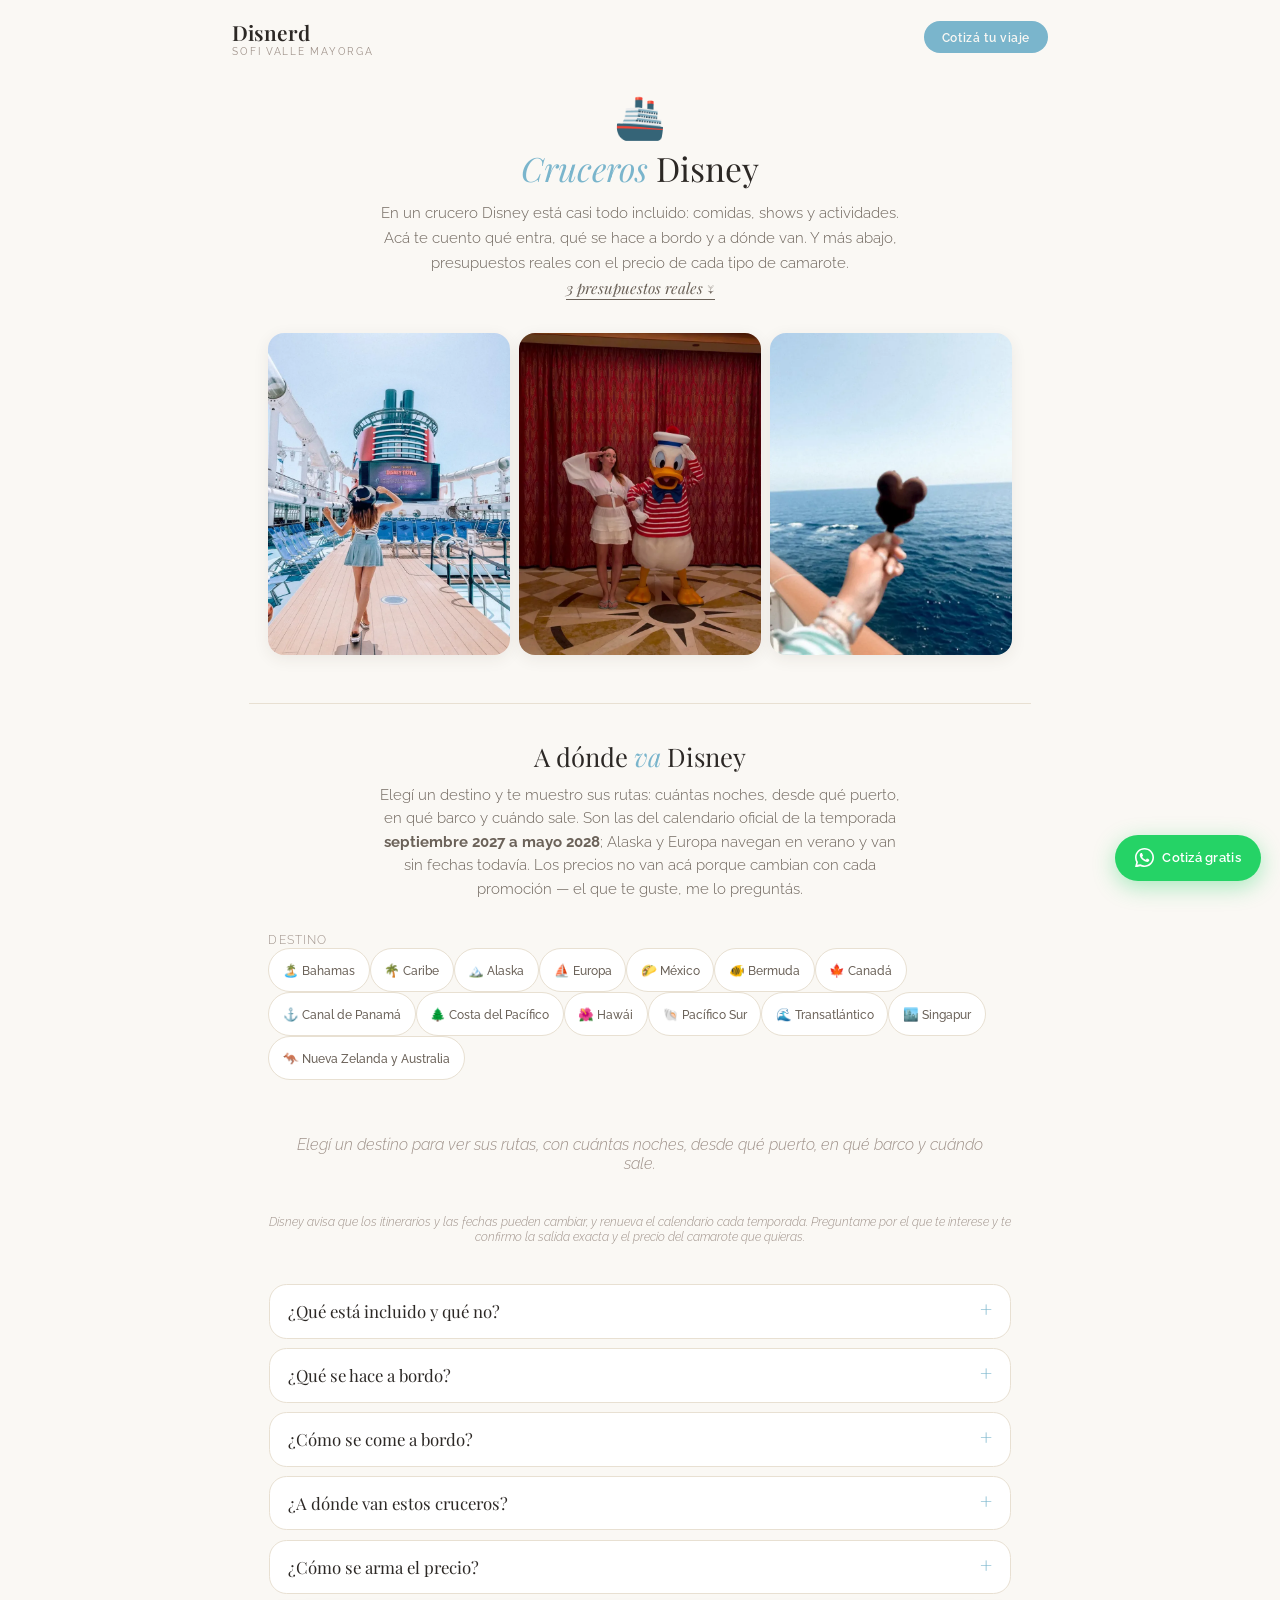
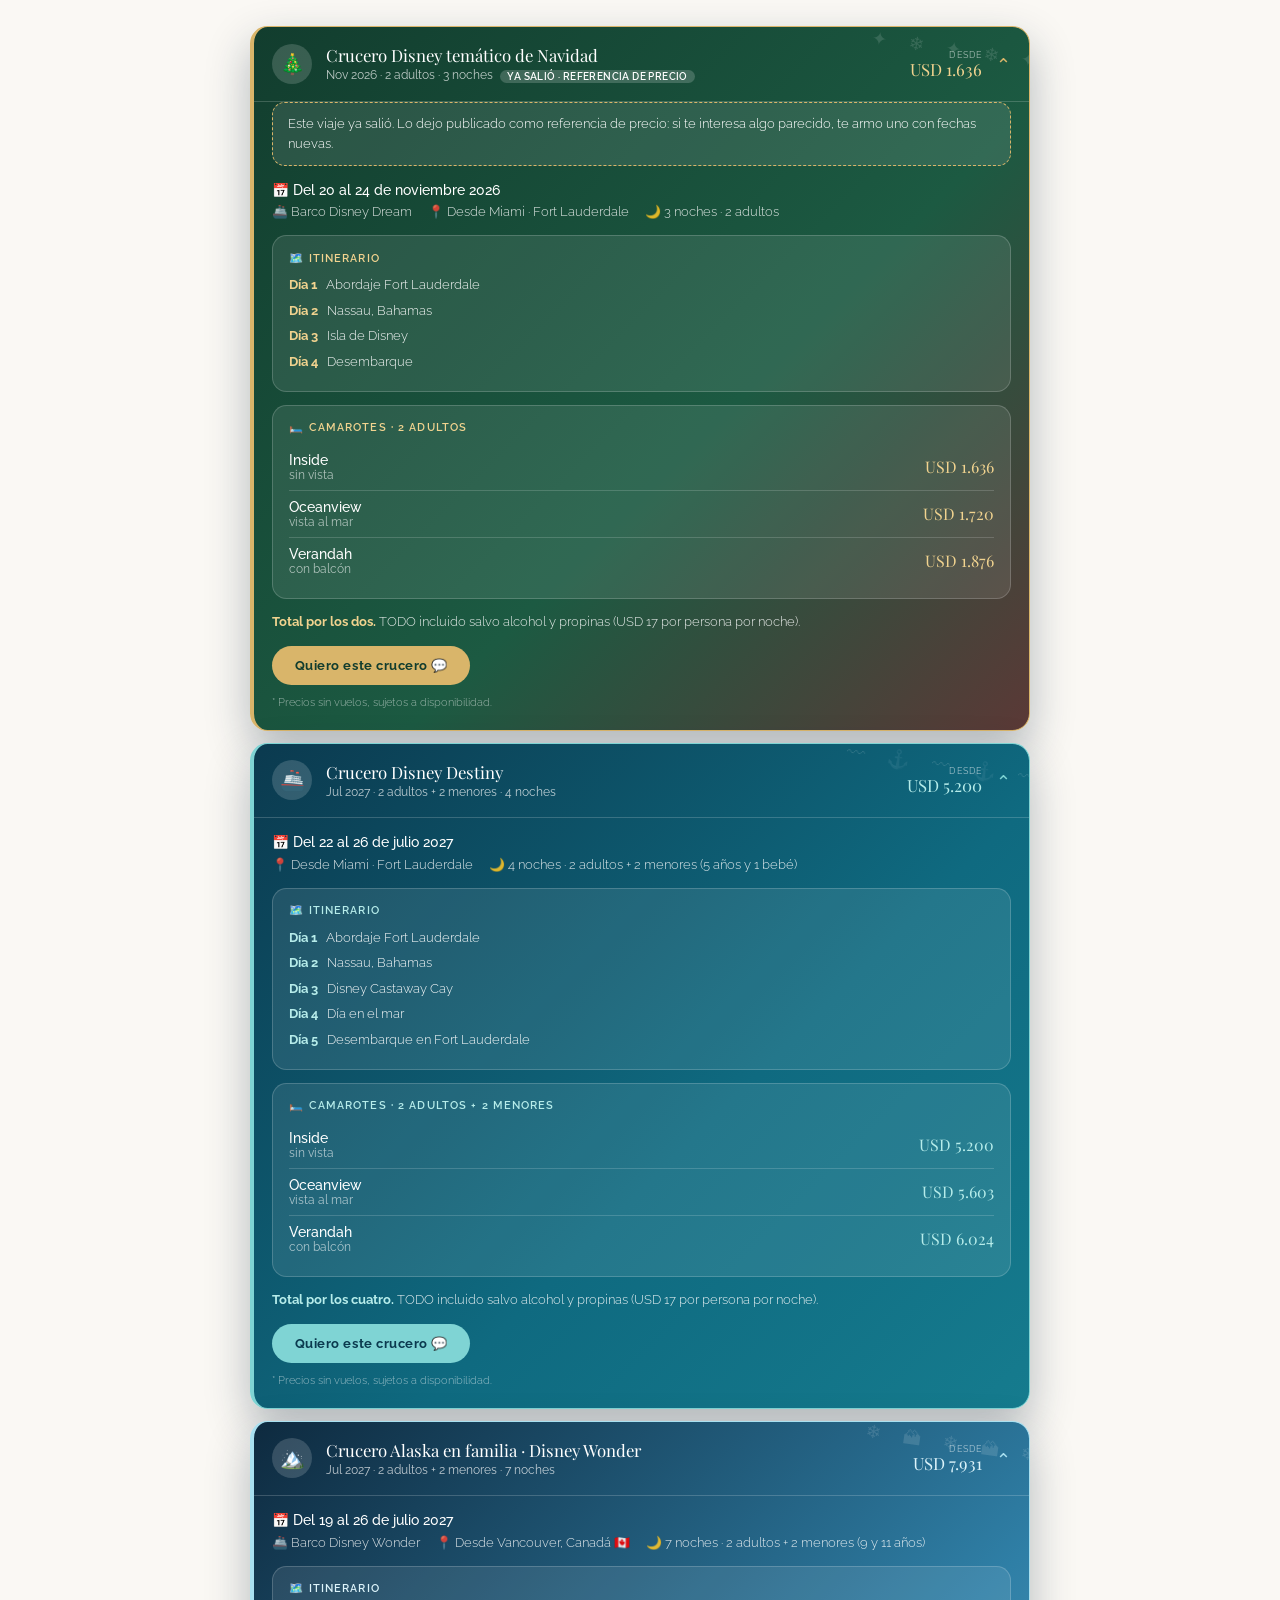
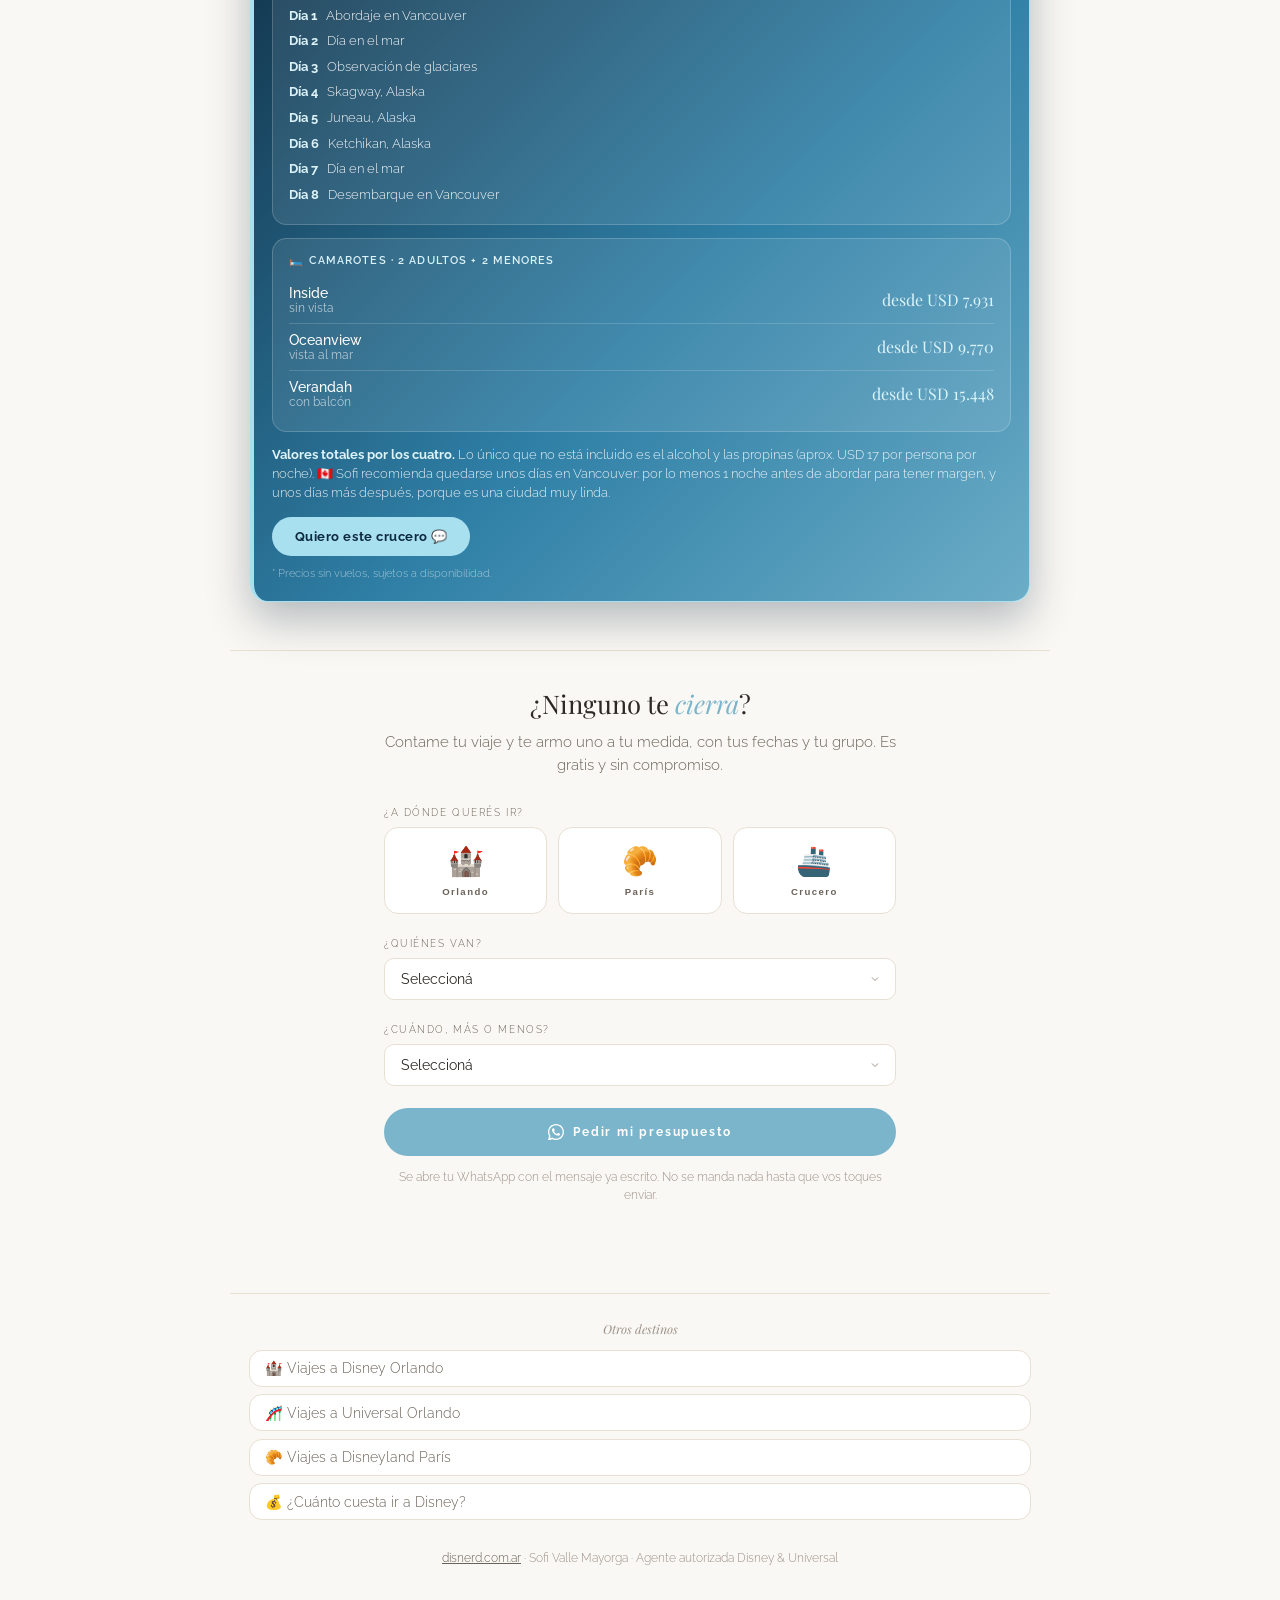
<file: cruceros-disney/index.html>
<!DOCTYPE html>
<html lang="es">
<head>
<meta charset="UTF-8">
<meta name="viewport" content="width=device-width, initial-scale=1.0">
<title>Cruceros Disney · Presupuestos reales con precios | Disnerd</title>
<meta name="description" content="Presupuestos reales de cruceros Disney desde Miami, con precios en dólares por tipo de camarote. Todo incluido salvo alcohol y propinas.">
<link rel="canonical" href="https://disnerd.com.ar/cruceros-disney/">
<meta name="robots" content="index, follow">
<link rel="icon" href="/favicon.ico" sizes="any">
  <link rel="icon" type="image/png" sizes="192x192" href="/favicon-192.png">
<link rel="apple-touch-icon" href="/apple-touch-icon.png">

<meta property="og:title" content="Cruceros Disney · Presupuestos reales con precios | Disnerd">
<meta property="og:description" content="Presupuestos reales de cruceros Disney desde Miami, con precios en dólares por tipo de camarote. Todo incluido salvo alcohol y propinas.">
<meta property="og:url" content="https://disnerd.com.ar/cruceros-disney/">
<meta property="og:type" content="website">
<meta property="og:site_name" content="Disnerd">
<meta property="og:image" content="https://disnerd.com.ar/og/og-cruceros-disney.jpg">
<meta property="og:image:width" content="1200">
<meta property="og:image:height" content="630">
<meta name="twitter:card" content="summary_large_image">
<meta name="twitter:image" content="https://disnerd.com.ar/og/og-cruceros-disney.jpg">

<!-- Google tag (gtag.js) - Google Ads + GA4 -->
<script async src="https://www.googletagmanager.com/gtag/js?id=AW-18025415639"></script>
<script>
  window.dataLayer = window.dataLayer || [];
  function gtag(){dataLayer.push(arguments);}
  gtag('js', new Date());
  gtag('config', 'AW-18025415639');
  gtag('config', 'G-FP7MM2R3B7');
</script>

<link rel="preconnect" href="https://fonts.googleapis.com">
<link rel="preconnect" href="https://fonts.gstatic.com" crossorigin>
<link href="https://fonts.googleapis.com/css2?family=Playfair+Display:ital,wght@0,400;0,500;0,600;1,400;1,500&family=Raleway:wght@300;400;500;600;700&display=swap" rel="stylesheet">
<link rel="stylesheet" href="/juegos.css">
<link rel="stylesheet" href="/presupuestos.css">
<link rel="stylesheet" href="/destinos-info.css">
<link rel="stylesheet" href="/formulario.css">
<link rel="stylesheet" href="/wa-flotante.css">
<style>
  .dst { max-width: 820px; margin: 0 auto; padding: 0 1.2rem; }
  .dst-cab { text-align: center; padding: 1.4rem 0 2rem; }
  .dst-emoji { font-size: 2.6rem; line-height: 1; }
  .dst-cab h1 { font-family: 'Playfair Display', serif; font-size: 2.1rem; font-weight: 400;
                line-height: 1.15; margin: .7rem 0 .8rem; }
  .dst-cab h1 em { font-style: italic; color: var(--sky-soft); }
  .dst-cab p { font-size: .95rem; line-height: 1.65; color: var(--text-mid); max-width: 540px;
               margin: 0 auto; }
  /* Tres fotos en fila, Donald en el medio. En el celular: la de Sofi de espaldas
     en la cubierta arriba, sola y mas grande; las otras dos abajo. */
  .dst-fotos { max-width: 820px; margin: 0 auto 2rem; padding: 0 1.2rem;
               display: grid; grid-template-columns: repeat(3, 1fr); gap: .6rem; }
  .dst-fotos img { width: 100%; height: auto; aspect-ratio: 3 / 4; object-fit: cover;
                   border-radius: 1rem; display: block; box-shadow: 0 4px 16px var(--sombra); }
  @media (max-width: 560px) {
    .dst-fotos { grid-template-columns: repeat(2, 1fr); }
    .dst-fotos .principal { grid-column: 1 / -1; order: -1; aspect-ratio: 4 / 5; object-position: center 45%; }
  }
  .dst-sep { max-width: 820px; margin: 3rem auto 0; padding: 2.2rem 1.2rem 0;
             border-top: 1px solid var(--warm); text-align: center; }
  .dst-sep h2 { font-family: 'Playfair Display', serif; font-size: 1.6rem; font-weight: 400;
                margin-bottom: .6rem; }
  .dst-sep h2 em { font-style: italic; color: var(--sky-soft); }
  .dst-sep p { font-size: .92rem; color: var(--text-mid); line-height: 1.6; max-width: 520px;
               margin: 0 auto 1.8rem; }
  .dst-otros { max-width: 820px; margin: 2.6rem auto 0; padding: 1.6rem 1.2rem 0;
               border-top: 1px solid var(--warm); }
  .dst-otros p { font-size: .78rem; color: var(--text-soft); text-align: center;
                 font-style: italic; font-family: 'Playfair Display', serif; margin-bottom: .8rem; }
  .dst-otros a { display: block; text-decoration: none; color: var(--text-mid); font-size: .88rem;
                 padding: .6rem .9rem; margin-bottom: .45rem; border: 1px solid var(--warm);
                 border-radius: .8rem; background: #fff; transition: border-color .12s, color .12s; }
  .dst-otros a:hover { border-color: var(--sky-mid); color: var(--text); }
  @media (max-width: 560px) { .dst-cab h1 { font-size: 1.75rem; } }
</style>
<!-- preguntas para Google (lo genera _tools/schema_preguntas.py) -->
<script type="application/ld+json">
{
 "@context": "https://schema.org",
 "@type": "FAQPage",
 "mainEntity": [
  {
   "@type": "Question",
   "name": "¿Qué está incluido y qué no?",
   "acceptedAnswer": {
    "@type": "Answer",
    "text": "En un crucero Disney ya está casi todo pago antes de subir: las comidas en los salones principales, el buffet, la comida rápida, el helado, los shows del teatro, las piletas y toboganes, los clubes de chicos y el gimnasio. El room service al camarote también está incluido y funciona las 24 horas — solo se pagan aparte el alcohol, los cafés especiales y las gaseosas en lata. Lo que no entra es el alcohol y las propinas: unos USD 17 por persona y por noche, que se cargan solas a tu cuenta de a bordo y se pagan al final. Los restaurantes de solo adultos tienen un costo aparte y son de las reservas que más rápido se agotan, así que conviene sacarlas apenas se abre la ventana."
   }
  },
  {
   "@type": "Question",
   "name": "¿Qué se hace a bordo?",
   "acceptedAnswer": {
    "@type": "Answer",
    "text": "Mucho más de lo que imaginás. Además de los shows del teatro, que son tipo Broadway, en un crucero Disney tenés: Encuentros con personajes durante todo el viaje. La Noche Pirata, con fiesta en cubierta y fuegos artificiales en alta mar. Cine a bordo, fiestas temáticas y actividades para toda la familia. Clubes para chicos separados por edades, con actividades supervisadas, así los grandes también tienen su momento. Es de los viajes que más disfrutan las familias, porque hay algo para cada uno todo el día."
   }
  },
  {
   "@type": "Question",
   "name": "¿Cómo se come a bordo?",
   "acceptedAnswer": {
    "@type": "Answer",
    "text": "Cenás con el sistema de Rotational Dining: cada noche cambiás de salón, pero te acompañan siempre los mismos mozos, que te van conociendo y se acuerdan de tus gustos y de tus alergias. Tenés tu horario fijo, siempre a la misma hora. Los salones principales ya vienen incluidos y asignados a tu familia."
   }
  },
  {
   "@type": "Question",
   "name": "¿A dónde van estos cruceros?",
   "acceptedAnswer": {
    "@type": "Answer",
    "text": "Alaska, saliendo siempre de Vancouver: el glaciar, Skagway, Juneau, Icy Strait, Sitka y Ketchikan. Bahamas, saliendo de Fort Lauderdale u Orlando: Nassau, Castaway Cay y Lookout Cay, los destinos privados de Disney. California y Baja, saliendo de San Diego: Ensenada, Catalina, Cabo y Puerto Vallarta."
   }
  },
  {
   "@type": "Question",
   "name": "¿Cómo se arma el precio?",
   "acceptedAnswer": {
    "@type": "Answer",
    "text": "Cambia según el camarote: interior, con ventana o con balcón. Por eso cada presupuesto de acá abajo muestra el valor de cada tipo, y no un precio único. ¿Cuánto cuesta ir a Disney? Comparo los cuatro destinos con números reales →"
   }
  }
 ]
}
</script>
<!-- fin preguntas para Google -->
</head>
<body>

<nav>
  <a class="nav-logo" href="/">Disnerd<span>Sofi Valle Mayorga</span></a>
  <a href="https://wa.me/5491132924274?text=Hola%20Sofi!%20Vi%20tu%20p%C3%A1gina%20y%20quiero%20cotizar%20mi%20viaje" class="nav-cta">Cotizá tu viaje</a>
</nav>

<div class="dst">
  <header class="dst-cab">
    <div class="dst-emoji">🚢</div>
    <h1><em>Cruceros</em> Disney</h1>
    <p>En un crucero Disney está casi todo incluido: comidas, shows y actividades. Acá te cuento qué entra, qué se hace a bordo y a dónde van. Y más abajo, presupuestos reales con el precio de cada tipo de camarote.</p>
    <p class="pr-cuenta" id="pr-cuenta"></p>
  </header>

  <div class="dst-fotos">
    <img class="principal" src="/foto-crucero-cubierta.webp" alt="Sofi en la cubierta de un crucero Disney, frente a la pantalla gigante y la chimenea" width="720" height="960">
    <img src="/foto-crucero-donald.webp" alt="Sofi con el Pato Donald vestido de marinero a bordo de un crucero Disney" width="720" height="960">
    <img src="/foto-crucero-helado.webp" alt="Helado de Mickey con el mar de fondo, en un crucero Disney" width="720" height="960">
  </div>

<section class="dst-sep" id="catalogo">
  <h2>A dónde <em>va</em> Disney</h2>
  <p>Elegí un destino y te muestro sus rutas: cuántas noches, desde qué puerto, en qué barco y
     cuándo sale. Son las del calendario oficial de la temporada
     <b>septiembre 2027 a mayo 2028</b>; Alaska y Europa navegan en verano y van sin fechas
     todavía. Los precios no van acá porque cambian con cada promoción — el que te guste, me lo
     preguntás.</p>
</section>

<div class="cru-wrap">
  <div class="pr-filtros" id="cru-filtros">
    <div class="pr-f"><span class="pr-f-tit">Destino</span><div class="pr-chips" id="cru-f-r"></div></div>
    <div id="cru-mas" hidden>
      <div class="pr-f"><span class="pr-f-tit">Noches</span><div class="pr-chips" id="cru-f-n"></div></div>
      <div class="pr-f"><span class="pr-f-tit">Barco</span><div class="pr-chips" id="cru-f-b"></div></div>
      <div class="pr-f"><span class="pr-f-tit">Sale de</span><div class="pr-chips" id="cru-f-s"></div></div>
    </div>
    <p class="pr-cuenta" id="cru-cuenta"></p>
  </div>
  <div id="cru-lista"></div>
  <p class="cru-pie">Disney avisa que los itinerarios y las fechas pueden cambiar, y renueva el
     calendario cada temporada. Preguntame por el que te interese y te confirmo la salida exacta
     y el precio del camarote que quieras.</p>
</div>

  <div class="dst-info">
    <details>
      <summary>¿Qué está incluido y qué no?</summary>
      <div>
        <p>En un crucero Disney ya está casi todo pago antes de subir: las comidas en los salones
           principales, el buffet, la comida rápida, el helado, los shows del teatro, las piletas y
           toboganes, los clubes de chicos y el gimnasio. El room service al camarote también está
           incluido y funciona las 24 horas — solo se pagan aparte el alcohol, los cafés especiales
           y las gaseosas en lata.</p>
        <p>Lo que no entra es el alcohol y las propinas: unos <b>USD 17 por persona y por noche</b>,
           que se cargan solas a tu cuenta de a bordo y se pagan al final. Los restaurantes de solo
           adultos tienen un costo aparte y son de las reservas que más rápido se agotan, así que
           conviene sacarlas apenas se abre la ventana.</p>
      </div>
    </details>
    <details>
      <summary>¿Qué se hace a bordo?</summary>
      <div>
        <p>Mucho más de lo que imaginás. Además de los shows del teatro, que son tipo Broadway, en
           un crucero Disney tenés:</p>
        <ul class="dst-destinos">
          <li><b>Encuentros con personajes</b> durante todo el viaje.</li>
          <li><b>La Noche Pirata</b>, con fiesta en cubierta y <b>fuegos artificiales en alta
              mar</b>.</li>
          <li><b>Cine</b> a bordo, fiestas temáticas y actividades para toda la familia.</li>
          <li><b>Clubes para chicos separados por edades</b>, con actividades supervisadas, así los
              grandes también tienen su momento.</li>
        </ul>
        <p>Es de los viajes que más disfrutan las familias, porque hay algo para cada uno todo el
           día.</p>
      </div>
    </details>
    <details>
      <summary>¿Cómo se come a bordo?</summary>
      <div>
        <p>Cenás con el sistema de Rotational Dining: cada noche cambiás de salón, pero te acompañan
           siempre los mismos mozos, que te van conociendo y se acuerdan de tus gustos y de tus
           alergias. Tenés tu horario fijo, siempre a la misma hora. Los salones principales ya vienen
           incluidos y asignados a tu familia.</p>
      </div>
    </details>
    <details>
      <summary>¿A dónde van estos cruceros?</summary>
      <div>
        <ul class="dst-destinos">
          <li><b>Alaska</b>, saliendo siempre de Vancouver: el glaciar, Skagway, Juneau, Icy Strait,
              Sitka y Ketchikan.</li>
          <li><b>Bahamas</b>, saliendo de Fort Lauderdale u Orlando: Nassau, Castaway Cay y Lookout
              Cay, los destinos privados de Disney.</li>
          <li><b>California y Baja</b>, saliendo de San Diego: Ensenada, Catalina, Cabo y Puerto
              Vallarta.</li>
        </ul>
      </div>
    </details>
    <details>
      <summary>¿Cómo se arma el precio?</summary>
      <div>
        <p>Cambia según el camarote: interior, con ventana o con balcón. Por eso cada presupuesto
           de acá abajo muestra el valor de cada tipo, y no un precio único.</p>
      
        <p><a href="/cuanto-cuesta-ir-a-disney/">¿Cuánto cuesta ir a Disney? Comparo los cuatro destinos con números reales →</a></p>
      </div>
    </details>
  </div>

  <div class="pr-lista" id="pr-lista"></div>
</div>

<section class="dst-sep" id="cotiza">
  <h2>¿Ninguno te <em>cierra</em>?</h2>
  <p>Contame tu viaje y te armo uno a tu medida, con tus fechas y tu grupo.
     Es gratis y sin compromiso.</p>
</section>
<div style="max-width:560px;margin:0 auto;padding:0 1.5rem 3rem;" id="form-cotiza"></div>

<div class="dst-otros">
  <p>Otros destinos</p>
  <a href="/disney-orlando/">🏰 Viajes a Disney Orlando</a>
  <a href="/universal-orlando/">🎢 Viajes a Universal Orlando</a>
  <a href="/disneyland-paris/">🥐 Viajes a Disneyland París</a>
    <a href="/cuanto-cuesta-ir-a-disney/">💰 ¿Cuánto cuesta ir a Disney?</a>
  </div>

<footer>
  <a href="/">disnerd.com.ar</a> · Sofi Valle Mayorga · Agente autorizada Disney &amp; Universal
</footer>

<script>window.PR_DESTINO = 'crucero';</script>
<script src="/presupuestos.js"></script>
<script src="/formulario.js"></script>
<script src="/wa-flotante.js"></script>
<script src="/juegos-medicion.js"></script>
<script src="/destinos-info.js"></script>
<script src="/cruceros.js"></script>
</body>
</html>
</file>
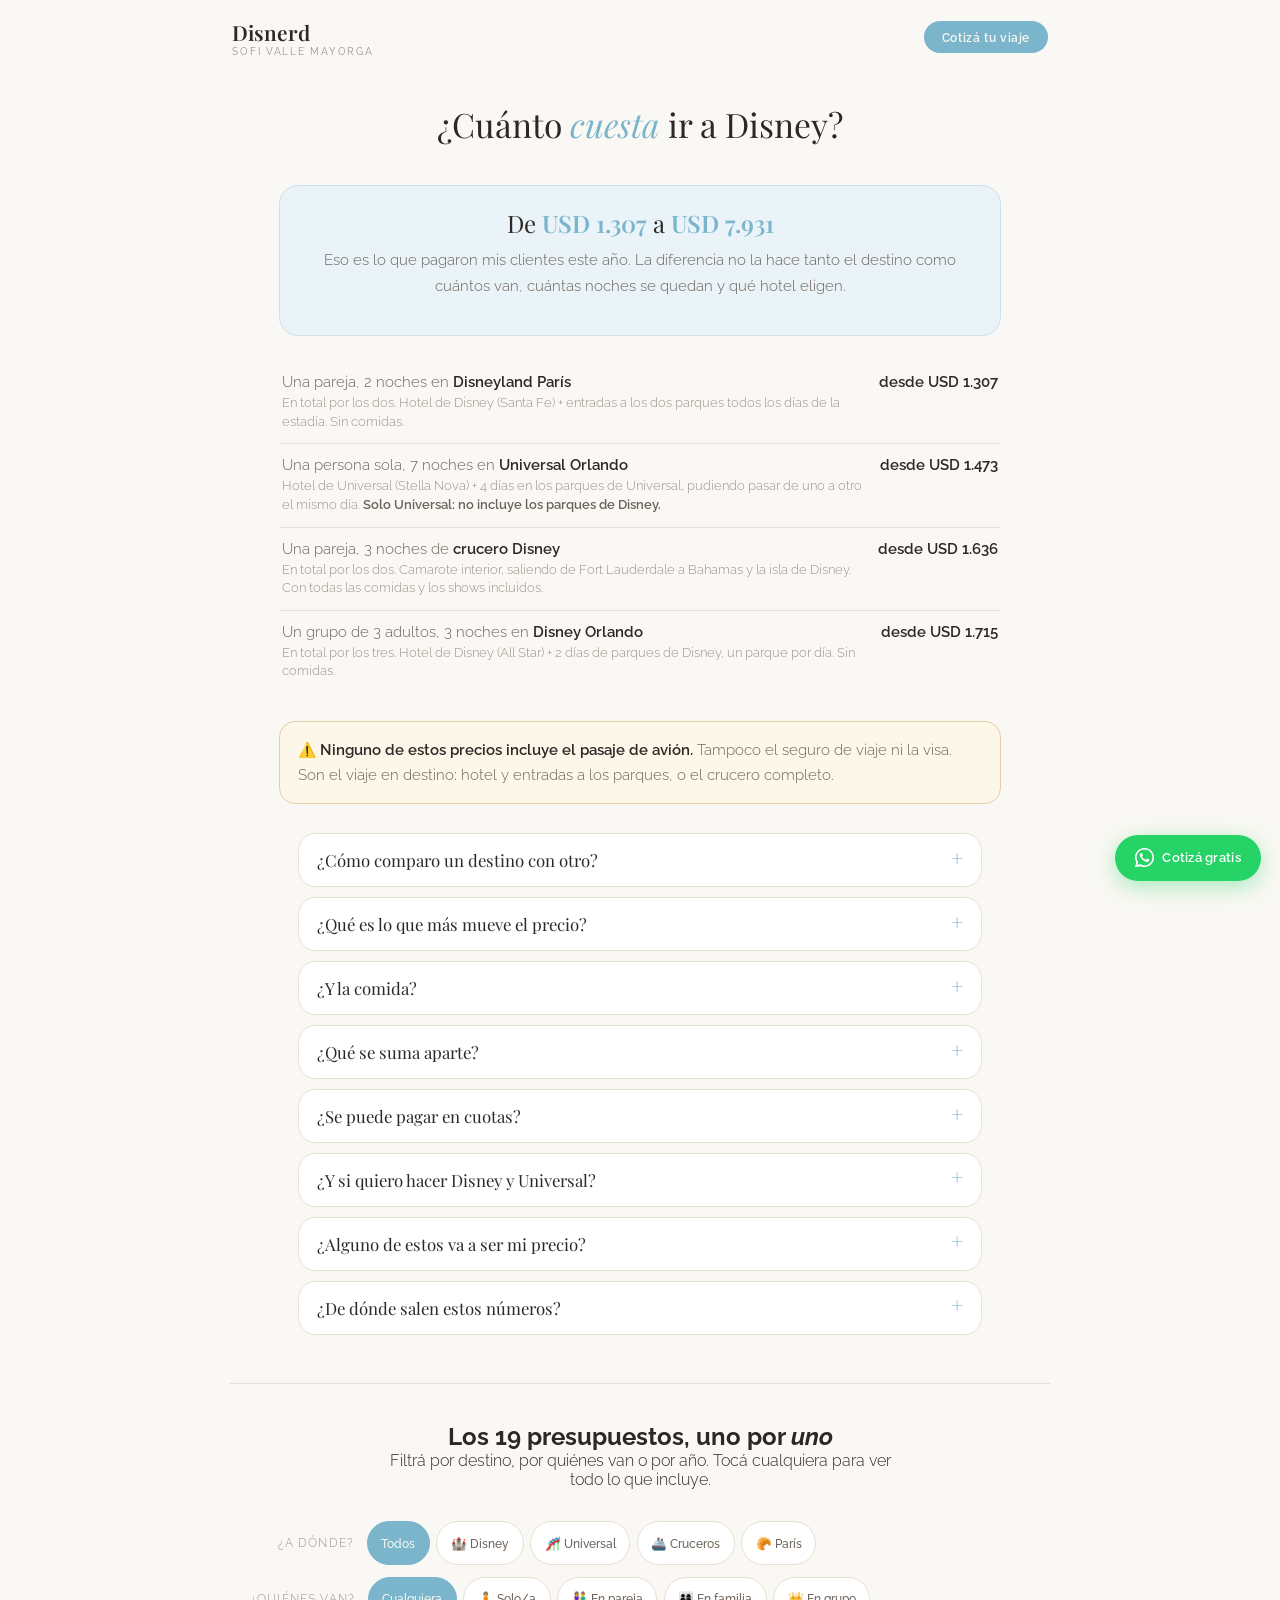
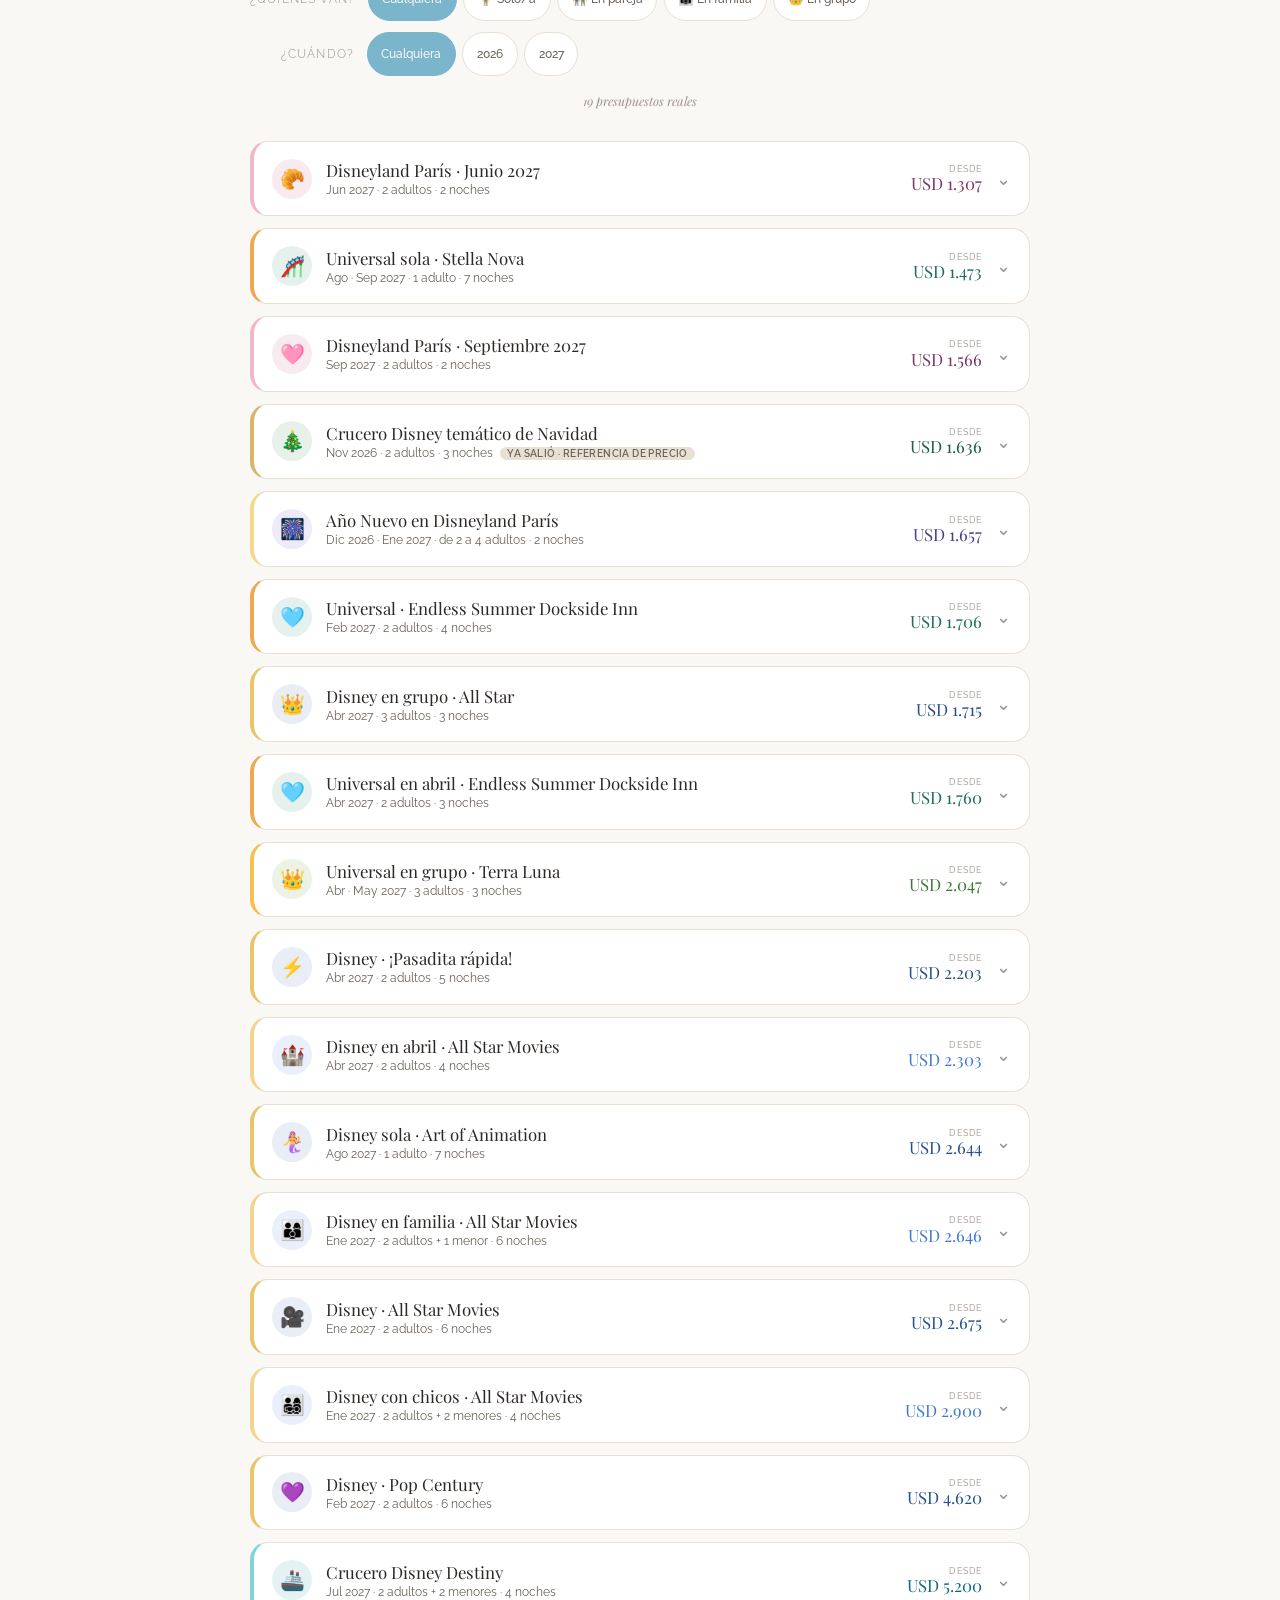
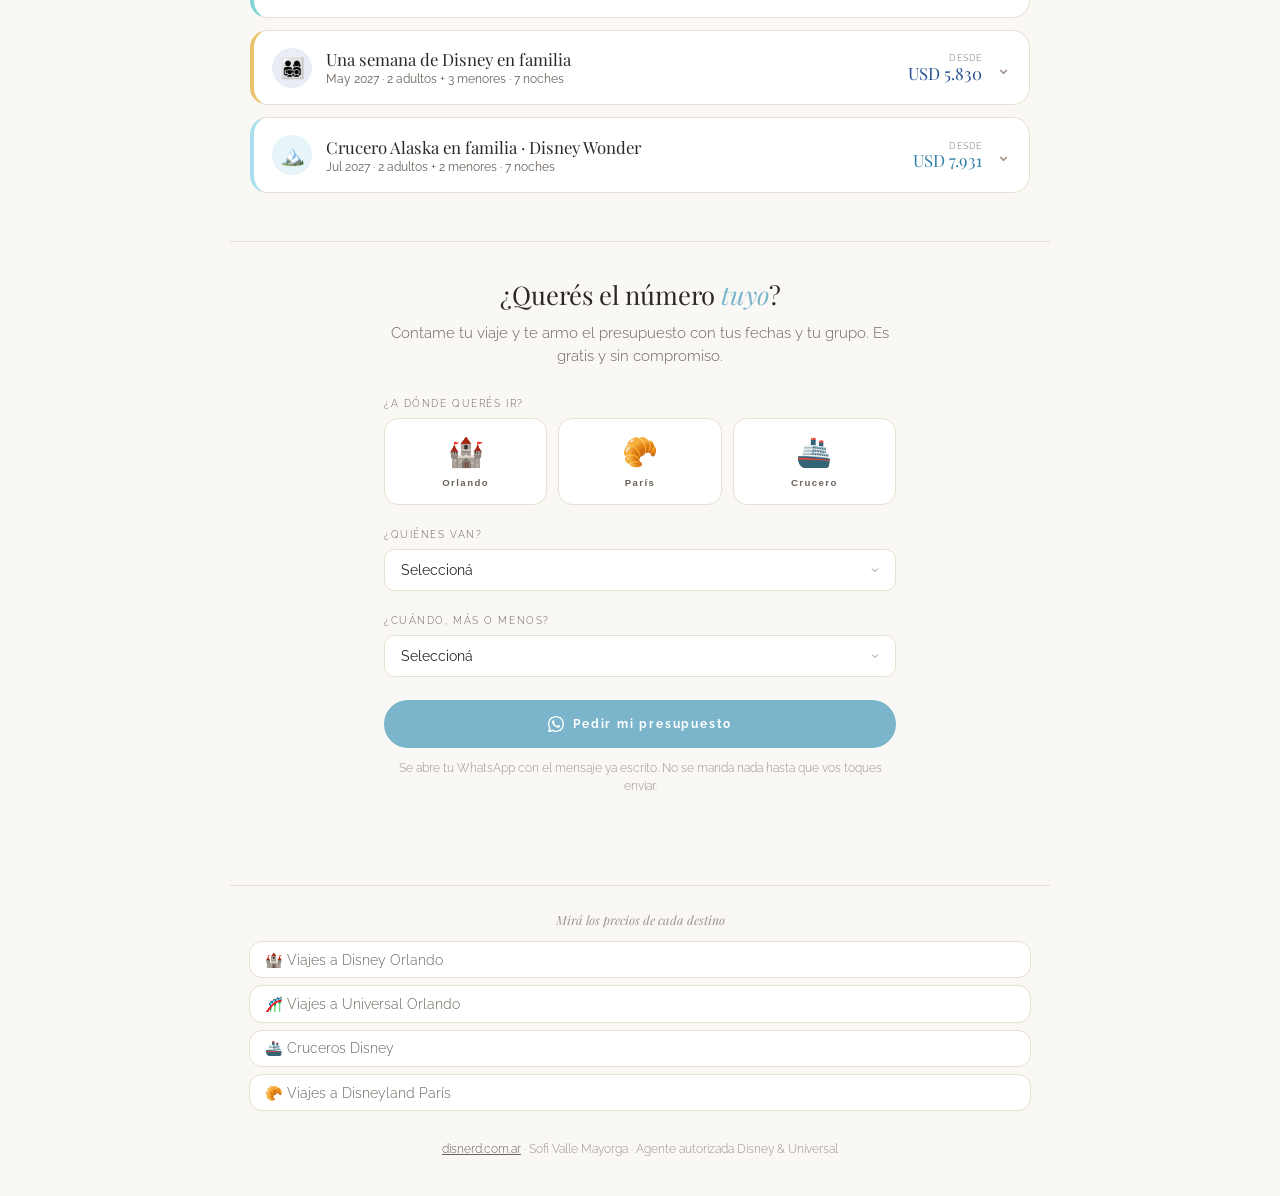
<file: cuanto-cuesta-ir-a-disney/index.html>
<!DOCTYPE html>
<html lang="es">
<head>
<meta charset="UTF-8">
<meta name="viewport" content="width=device-width, initial-scale=1.0">
<title>¿Cuánto cuesta ir a Disney? Precios reales 2026 y 2027 | Disnerd</title>
<meta name="description" content="De USD 1.307 a USD 7.931, con 19 presupuestos que pagaron clientes reales. Qué incluye cada precio, qué se suma aparte y por qué el pasaje no está incluido.">
<link rel="canonical" href="https://disnerd.com.ar/cuanto-cuesta-ir-a-disney/">
<meta name="robots" content="index, follow">
<link rel="icon" href="/favicon.ico" sizes="any">
<link rel="icon" type="image/png" sizes="192x192" href="/favicon-192.png">
<link rel="apple-touch-icon" href="/apple-touch-icon.png">

<meta property="og:title" content="¿Cuánto cuesta ir a Disney? Precios reales 2026 y 2027">
<meta property="og:description" content="De USD 1.307 a USD 7.931, con 19 presupuestos que pagaron clientes reales. Qué incluye cada precio y qué se suma aparte.">
<meta property="og:url" content="https://disnerd.com.ar/cuanto-cuesta-ir-a-disney/">
<meta property="og:type" content="article">
<meta property="og:site_name" content="Disnerd">
<meta property="og:image" content="https://disnerd.com.ar/og/og-cuanto-cuesta.jpg">
<meta property="og:image:width" content="1200">
<meta property="og:image:height" content="630">
<meta name="twitter:card" content="summary_large_image">
<meta name="twitter:image" content="https://disnerd.com.ar/og/og-cuanto-cuesta.jpg">

<!-- Google tag (gtag.js) - Google Ads + GA4 -->
<script async src="https://www.googletagmanager.com/gtag/js?id=AW-18025415639"></script>
<script>
  window.dataLayer = window.dataLayer || [];
  function gtag(){dataLayer.push(arguments);}
  gtag('js', new Date());
  gtag('config', 'AW-18025415639');
  gtag('config', 'G-FP7MM2R3B7');
</script>

<link rel="preconnect" href="https://fonts.googleapis.com">
<link rel="preconnect" href="https://fonts.gstatic.com" crossorigin>
<link href="https://fonts.googleapis.com/css2?family=Playfair+Display:ital,wght@0,400;0,500;0,600;1,400;1,500&family=Raleway:wght@300;400;500;600;700&display=swap" rel="stylesheet">
<link rel="stylesheet" href="/juegos.css">
<link rel="stylesheet" href="/presupuestos.css">
<link rel="stylesheet" href="/destinos-info.css">
<link rel="stylesheet" href="/formulario.css">
<link rel="stylesheet" href="/wa-flotante.css">
<style>
  .cc { max-width: 760px; margin: 0 auto; padding: 0 1.2rem; }
  .cc-cab { text-align: center; padding: 1.4rem 0 1.6rem; }
  .cc-cab h1 { font-family: 'Playfair Display', serif; font-size: 2.1rem; font-weight: 400;
               line-height: 1.15; margin: .5rem 0 1rem; }
  .cc-cab h1 em { font-style: italic; color: var(--sky-soft); }

  /* La respuesta, arriba de todo */
  .cc-resp { background: var(--sky-pale); border: 1px solid var(--sky-mid); border-radius: 1.2rem;
             padding: 1.4rem 1.2rem; text-align: center; }
  .cc-resp .cc-rango { font-family: 'Playfair Display', serif; font-size: 1.5rem; line-height: 1.3;
                       color: var(--text); margin-bottom: .5rem; }
  .cc-resp .cc-rango b { color: var(--sky-soft); font-weight: 600; }
  .cc-resp p { font-size: .9rem; line-height: 1.6; color: var(--text-mid); }

  .cc-casos { list-style: none; margin: 1.6rem 0 0; }
  .cc-casos li { display: flex; justify-content: space-between; gap: .8rem; align-items: baseline;
                 padding: .75rem .2rem; border-bottom: 1px solid var(--warm);
                 font-size: .92rem; color: var(--text-mid); }
  .cc-casos li:last-child { border-bottom: none; }
  .cc-casos b { color: var(--text); font-weight: 600; white-space: nowrap; }
  /* Que incluye cada ejemplo: sin esto "7 noches en Universal" no decia si entraba Disney */
  .cc-casos .cc-inc { display: block; margin-top: .25rem; font-size: .8rem; line-height: 1.45;
                      color: var(--text-soft); }
  .cc-casos .cc-inc strong { color: var(--text-mid); font-weight: 600; }

  /* El aviso del pasaje: no puede pasar desapercibido */
  .cc-ojo { border: 1px solid #e3cfa6; background: #fdf7ea; border-radius: 1rem;
            padding: 1rem 1.1rem; margin: 1.8rem 0; font-size: .92rem; line-height: 1.65;
            color: var(--text-mid); }
  .cc-ojo b { color: var(--text); font-weight: 600; }

  .cc h2 { font-family: 'Playfair Display', serif; font-size: 1.5rem; font-weight: 400;
           margin: 2.6rem 0 .9rem; line-height: 1.25; }
  .cc h2 em { font-style: italic; color: var(--sky-soft); }
  .cc h3 { font-family: 'Raleway', sans-serif; font-size: .95rem; font-weight: 600;
           color: var(--text); margin: 1.5rem 0 .4rem; }
  .cc p { font-size: .93rem; line-height: 1.7; color: var(--text-mid); margin-bottom: .9rem; }
  .cc b { color: var(--text); font-weight: 600; }

  .cc-tabla { width: 100%; border-collapse: collapse; margin: .6rem 0 1rem; font-size: .9rem; }
  .cc-tabla td { padding: .7rem .2rem; border-bottom: 1px solid var(--warm);
                 color: var(--text-mid); line-height: 1.5; }
  .cc-tabla tr:last-child td { border-bottom: none; }
  .cc-tabla td:last-child { text-align: right; white-space: nowrap; color: var(--text);
                            font-weight: 600; }

  .cc-fuente { font-size: .8rem; font-style: italic; color: var(--text-soft);
               line-height: 1.6; margin-top: .6rem; }

  /* El costado hace falta: sin el, en el celular los filtros y los presupuestos
     quedaban pegados a los bordes de la pantalla. */
  .cc-presu { max-width: 820px; margin: 3rem auto 0; padding: 2.4rem 1.2rem 0;
              border-top: 1px solid var(--warm); }
  .cc-presu h2 { text-align: center; margin-top: 0; }
  .cc-presu > p { text-align: center; max-width: 540px; margin: 0 auto 2rem; padding: 0 1.2rem; }

  .cc-sep { max-width: 820px; margin: 3rem auto 0; padding: 2.2rem 1.2rem 0;
            border-top: 1px solid var(--warm); text-align: center; }
  .cc-sep h2 { font-family: 'Playfair Display', serif; font-size: 1.6rem; font-weight: 400;
               margin: 0 0 .6rem; }
  .cc-sep h2 em { font-style: italic; color: var(--sky-soft); }
  .cc-sep p { font-size: .92rem; color: var(--text-mid); line-height: 1.6; max-width: 520px;
              margin: 0 auto 1.8rem; }

  .cc-otros { max-width: 820px; margin: 2.6rem auto 0; padding: 1.6rem 1.2rem 0;
              border-top: 1px solid var(--warm); }
  .cc-otros p { font-size: .78rem; color: var(--text-soft); text-align: center;
                font-style: italic; font-family: 'Playfair Display', serif; margin-bottom: .8rem; }
  .cc-otros a { display: block; text-decoration: none; color: var(--text-mid); font-size: .88rem;
                padding: .6rem .9rem; margin-bottom: .45rem; border: 1px solid var(--warm);
                border-radius: .8rem; background: #fff; transition: border-color .12s, color .12s; }
  .cc-otros a:hover { border-color: var(--sky-mid); color: var(--text); }

  @media (max-width: 560px) {
    .cc-cab h1 { font-size: 1.75rem; }
    .cc-resp .cc-rango { font-size: 1.25rem; }
    .cc-casos li { flex-direction: column; gap: .15rem; }
  }
</style>
<!-- preguntas para Google (lo genera _tools/schema_preguntas.py) -->
<script type="application/ld+json">
{
 "@context": "https://schema.org",
 "@type": "FAQPage",
 "mainEntity": [
  {
   "@type": "Question",
   "name": "¿Cómo comparo un destino con otro?",
   "acceptedAnswer": {
    "@type": "Answer",
    "text": "Un total suelto no dice nada: USD 1.307 por 2 noches no se compara con USD 5.830 por 7. Para mirarlos de verdad hay que llevarlos todos a lo mismo, por persona y por noche. Con mis presupuestos de este año queda así: Disney Orlando, en familiadesde USD 147 Universal OrlandoUSD 210 a 293 Disney Orlando, en pareja o solaUSD 220 a 385 Disneyland ParísUSD 326 a 414 Crucero DisneyUSD 272 a 325 Acá aparece algo que sorprende a casi todos: París parece el más barato porque arranca en USD 1.307, pero son solo 2 noches. Noche por noche y persona por persona, París está entre los más caros y Disney Orlando en familia es el más barato de los cuatro."
   }
  },
  {
   "@type": "Question",
   "name": "¿Qué es lo que más mueve el precio?",
   "acceptedAnswer": {
    "@type": "Answer",
    "text": "1 · Cuántos van Es lo que más pesa y casi nadie lo dice. Una familia de 2 adultos y 1 menor, 6 noches en Orlando: USD 147 por persona por noche. Una persona sola, 7 noches en el mismo destino: USD 377. Más del doble — porque la habitación se divide entre todos. 2 · El hotel Es lo segundo que más pesa. Dos parejas, las dos 6 noches en Orlando y las dos con 4 días de parques: una pagó USD 2.675 y la otra USD 4.620. La diferencia es el hotel — y que una de las dos agarró una promo. Los dos presupuestos están acá abajo para que los compares vos. 3 · Cuántas noches París se hace en 2 noches porque el parque no está en la ciudad, está a 40 minutos. Orlando y los cruceros van de 3 a 7."
   }
  },
  {
   "@type": "Question",
   "name": "¿Y la comida?",
   "acceptedAnswer": {
    "@type": "Answer",
    "text": "En Disney y en París le podés sumar el plan de comidas al presupuesto y queda todo pago antes de viajar. Cada presupuesto de acá abajo te muestra el mismo viaje con el plan incluido, así ves el número cerrado sin estimar nada. En Universal no hay planes de comidas: ahí se come a la carta y se paga en el momento. Un dato que ahorra bastante: podés entrar comida al parque. Mucha gente compra en el supermercado y se lleva el almuerzo. En el crucero las comidas ya están incluidas. Lo que se suma son las propinas, unos USD 17 por persona y por noche."
   }
  },
  {
   "@type": "Question",
   "name": "¿Qué se suma aparte?",
   "acceptedAnswer": {
    "@type": "Answer",
    "text": "Las filas rápidas en París (Premier Access), por atracción€5 a €13 Las filas rápidas en Universal (Express Pass)aparte Propinas del crucero, por persona y por nocheUSD 17 Excursiones en los puertos del cruceroUSD 64 a 229 Estos valores son de referencia y pueden cambiar. Los presupuestos de abajo, en cambio, son precios cerrados que ya pagaron clientes míos."
   }
  },
  {
   "@type": "Question",
   "name": "¿Se puede pagar en cuotas?",
   "acceptedAnswer": {
    "@type": "Answer",
    "text": "Sí, y es de lo que menos se sabe. No hay que tener la plata entera para reservar. Se pone una seña, se va pagando de a poco, y recién un tiempo antes del viaje tiene que estar todo saldado. Ese plazo cambia según el destino: Crucero Disney2 meses antes Universal Orlando45 días antes Paquete Disney Orlando30 días antes Disneyland París11 días antes Y se puede arrancar hasta un año y medio antes. Eso te congela el precio en dólares: lo que valía el día que reservaste es lo que vas a pagar, aunque después aumente. Y si en el medio sale una promoción nueva, te la aplico igual — haber reservado antes no te deja afuera de los descuentos que vengan."
   }
  },
  {
   "@type": "Question",
   "name": "¿Y si quiero hacer Disney y Universal?",
   "acceptedAnswer": {
    "@type": "Answer",
    "text": "Mucha gente encadena los dos en el mismo viaje. Son dos presupuestos distintos —dos hoteles y dos juegos de entradas— y se suman. Por eso acá los vas a ver siempre por separado: para que veas qué estás pagando en cada uno. Para que tengas el número: una pareja que viaja en abril de 2027 encadena las dos cosas así — USD 2.303 por 4 noches en Disney con 4 días de parques, y USD 1.760 por 3 noches en Universal con 3 días más. Siete noches en Orlando y los dos mundos: USD 4.063 por los dos, sin el pasaje y sin plan de comidas. Los dos presupuestos están más abajo, cada uno con su detalle."
   }
  },
  {
   "@type": "Question",
   "name": "¿Alguno de estos va a ser mi precio?",
   "acceptedAnswer": {
    "@type": "Answer",
    "text": "Seguramente no, y te lo digo en serio. El precio final depende de las promociones que estén abiertas ese día, de la época del año, del hotel y de cuántos vayan — y todo eso se cruza entre sí. Una promo puede hacer que un hotel mejor te salga menos que uno más básico sin descuento. Son demasiadas combinaciones para pelearlas sola desde una pantalla. Eso es exactamente lo que hago yo: miro todas, las cruzo con tus fechas y tu grupo, y te digo cuál conviene. Y no te cuesta nada — te explico acá por qué."
   }
  },
  {
   "@type": "Question",
   "name": "¿De dónde salen estos números?",
   "acceptedAnswer": {
    "@type": "Answer",
    "text": "No son estimaciones ni promedios. Son 19 presupuestos que pagaron clientes míos, cada uno con su fecha, su hotel y su cantidad de gente. Están todos publicados acá abajo, uno por uno, para que los mires vos mismo."
   }
  }
 ]
}
</script>
<!-- fin preguntas para Google -->
</head>
<body>

<nav>
  <a class="nav-logo" href="/">Disnerd<span>Sofi Valle Mayorga</span></a>
  <a href="https://wa.me/5491132924274?text=Hola%20Sofi!%20Vi%20la%20p%C3%A1gina%20de%20precios%20y%20quiero%20cotizar%20mi%20viaje" class="nav-cta">Cotizá tu viaje</a>
</nav>

<div class="cc">
  <header class="cc-cab">
    <h1>¿Cuánto <em>cuesta</em> ir a Disney?</h1>
  </header>

  <div class="cc-resp">
    <div class="cc-rango">De <b>USD 1.307</b> a <b>USD 7.931</b></div>
    <p>Eso es lo que pagaron mis clientes este año. La diferencia no la hace tanto el destino
       como cuántos van, cuántas noches se quedan y qué hotel eligen.</p>
  </div>

  <ul class="cc-casos">
    <li><span>Una pareja, 2 noches en <b>Disneyland París</b>
          <small class="cc-inc">En total por los dos. Hotel de Disney (Santa Fe) + entradas a los
          dos parques todos los días de la estadía. Sin comidas.</small></span>
        <b>desde USD 1.307</b></li>
    <li><span>Una persona sola, 7 noches en <b>Universal Orlando</b>
          <small class="cc-inc">Hotel de Universal (Stella Nova) + 4 días en los parques de Universal,
          pudiendo pasar de uno a otro el mismo día. <strong>Solo Universal: no incluye los parques
          de Disney.</strong></small></span>
        <b>desde USD 1.473</b></li>
    <li><span>Una pareja, 3 noches de <b>crucero Disney</b>
          <small class="cc-inc">En total por los dos. Camarote interior, saliendo de Fort Lauderdale a
          Bahamas y la isla de Disney. Con todas las comidas y los shows incluidos.</small></span>
        <b>desde USD 1.636</b></li>
    <li><span>Un grupo de 3 adultos, 3 noches en <b>Disney Orlando</b>
          <small class="cc-inc">En total por los tres. Hotel de Disney (All Star) + 2 días de parques
          de Disney, un parque por día. Sin comidas.</small></span>
        <b>desde USD 1.715</b></li>
  </ul>

  <div class="cc-ojo">
    <b>⚠️ Ninguno de estos precios incluye el pasaje de avión.</b> Tampoco el seguro de viaje ni la
    visa. Son el viaje en destino: hotel y entradas a los parques, o el crucero completo.
  </div>

  <div class="dst-info">
    <details>
      <summary>¿Cómo comparo un destino con otro?</summary>
      <div>
        <p>Un total suelto no dice nada: USD 1.307 por 2 noches no se compara con USD 5.830 por 7.
           Para mirarlos de verdad hay que llevarlos todos a lo mismo, por persona y por noche.
           Con mis presupuestos de este año queda así:</p>
        <table class="cc-tabla">
          <tr><td>Disney Orlando, <b>en familia</b></td><td>desde USD 147</td></tr>
          <tr><td>Universal Orlando</td><td>USD 210 a 293</td></tr>
          <tr><td>Disney Orlando, en pareja o sola</td><td>USD 220 a 385</td></tr>
          <tr><td>Disneyland París</td><td>USD 326 a 414</td></tr>
          <tr><td>Crucero Disney</td><td>USD 272 a 325</td></tr>
        </table>
        <p>Acá aparece algo que sorprende a casi todos: <b>París parece el más barato porque
           arranca en USD 1.307, pero son solo 2 noches.</b> Noche por noche y persona por persona,
           París está entre los más caros y <b>Disney Orlando en familia es el más barato de los
           cuatro</b>.</p>
      </div>
    </details>

    <details>
      <summary>¿Qué es lo que más mueve el precio?</summary>
      <div>
        <h3>1 · Cuántos van</h3>
        <p>Es lo que más pesa y casi nadie lo dice. Una familia de 2 adultos y 1 menor, 6 noches en
           Orlando: <b>USD 147 por persona por noche</b>. Una persona sola, 7 noches en el mismo
           destino: <b>USD 377</b>. Más del doble — porque la habitación se divide entre todos.</p>
        <h3>2 · El hotel</h3>
        <p>Es lo segundo que más pesa. Dos parejas, las dos 6 noches en Orlando y las dos con 4 días
           de parques: una pagó <b>USD 2.675</b> y la otra <b>USD 4.620</b>. La diferencia es el
           hotel — y que una de las dos agarró una promo. Los dos presupuestos están acá abajo para
           que los compares vos.</p>
        <h3>3 · Cuántas noches</h3>
        <p>París se hace en 2 noches porque el parque no está en la ciudad, está a 40 minutos.
           Orlando y los cruceros van de 3 a 7.</p>
      </div>
    </details>

    <details>
      <summary>¿Y la comida?</summary>
      <div>
        <p>En Disney y en París le podés sumar el <b>plan de comidas</b> al presupuesto y queda todo
           pago antes de viajar. Cada presupuesto de acá abajo te muestra el mismo viaje con el plan
           incluido, así ves el número cerrado sin estimar nada.</p>
        <p>En <b>Universal no hay planes de comidas</b>: ahí se come a la carta y se paga en el
           momento.</p>
        <p>Un dato que ahorra bastante: <b>podés entrar comida al parque.</b> Mucha gente compra en
           el supermercado y se lleva el almuerzo.</p>
        <p>En el <b>crucero</b> las comidas ya están incluidas. Lo que se suma son las propinas,
           unos USD 17 por persona y por noche.</p>
      </div>
    </details>

    <details>
      <summary>¿Qué se suma aparte?</summary>
      <div>
        <table class="cc-tabla">
          <tr><td>Las filas rápidas en <b>París</b> (Premier Access), por atracción</td><td>€5 a €13</td></tr>
          <tr><td>Las filas rápidas en <b>Universal</b> (Express Pass)</td><td>aparte</td></tr>
          <tr><td>Propinas del <b>crucero</b>, por persona y por noche</td><td>USD 17</td></tr>
          <tr><td>Excursiones en los puertos del <b>crucero</b></td><td>USD 64 a 229</td></tr>
        </table>
        <p class="cc-fuente">Estos valores son de referencia y pueden cambiar. Los presupuestos de
           abajo, en cambio, son precios cerrados que ya pagaron clientes míos.</p>
      </div>
    </details>

    <details>
      <summary>¿Se puede pagar en cuotas?</summary>
      <div>
        <p>Sí, y es de lo que menos se sabe. <b>No hay que tener la plata entera para reservar.</b>
           Se pone una seña, se va pagando de a poco, y recién un tiempo antes del viaje tiene que
           estar todo saldado. Ese plazo cambia según el destino:</p>
        <table class="cc-tabla">
          <tr><td>Crucero Disney</td><td>2 meses antes</td></tr>
          <tr><td>Universal Orlando</td><td>45 días antes</td></tr>
          <tr><td>Paquete Disney Orlando</td><td>30 días antes</td></tr>
          <tr><td>Disneyland París</td><td>11 días antes</td></tr>
        </table>
        <p>Y se puede arrancar <b>hasta un año y medio antes</b>. Eso te <b>congela el precio en
           dólares</b>: lo que valía el día que reservaste es lo que vas a pagar, aunque después
           aumente. Y si en el medio sale una promoción nueva, <b>te la aplico igual</b> — haber
           reservado antes no te deja afuera de los descuentos que vengan.</p>
      </div>
    </details>

    <details>
      <summary>¿Y si quiero hacer Disney y Universal?</summary>
      <div>
        <p>Mucha gente encadena los dos en el mismo viaje. Son <b>dos presupuestos distintos</b>
           —dos hoteles y dos juegos de entradas— y se suman. Por eso acá los vas a ver siempre por
           separado: para que veas qué estás pagando en cada uno.</p>
        <p>Para que tengas el número: una pareja que viaja en <b>abril de 2027</b> encadena las dos
           cosas así — <b>USD 2.303</b> por 4 noches en Disney con 4 días de parques, y
           <b>USD 1.760</b> por 3 noches en Universal con 3 días más. Siete noches en Orlando y los
           dos mundos: <b>USD 4.063 por los dos</b>, sin el pasaje y sin plan de comidas. Los dos
           presupuestos están más abajo, cada uno con su detalle.</p>
      </div>
    </details>

    <details>
      <summary>¿Alguno de estos va a ser mi precio?</summary>
      <div>
        <p>Seguramente no, y te lo digo en serio. El precio final depende de las promociones que
           estén abiertas ese día, de la época del año, del hotel y de cuántos vayan — y todo eso
           se cruza entre sí. Una promo puede hacer que un hotel mejor te salga menos que uno más
           básico sin descuento.</p>
        <p>Son demasiadas combinaciones para pelearlas sola desde una pantalla. <b>Eso es
           exactamente lo que hago yo:</b> miro todas, las cruzo con tus fechas y tu grupo, y te
           digo cuál conviene. Y no te cuesta nada —
           <a href="/#como-trabajo">te explico acá por qué</a>.</p>
      </div>
    </details>

    <details>
      <summary>¿De dónde salen estos números?</summary>
      <div>
        <p>No son estimaciones ni promedios. Son <b>19 presupuestos que pagaron clientes míos</b>,
           cada uno con su fecha, su hotel y su cantidad de gente. Están todos publicados acá abajo,
           uno por uno, para que los mires vos mismo.</p>
      </div>
    </details>
  </div>
</div>

<section class="cc-presu">
  <h2>Los 19 presupuestos, uno por <em>uno</em></h2>
  <p>Filtrá por destino, por quiénes van o por año. Tocá cualquiera para ver todo lo que incluye.</p>

  <div class="pr-filtros">
    <div class="pr-f-linea">
      <span class="pr-f-tit">¿A dónde?</span>
      <div class="pr-f-chips" id="pr-f-destino"></div>
    </div>
    <div class="pr-f-linea">
      <span class="pr-f-tit">¿Quiénes van?</span>
      <div class="pr-f-chips" id="pr-f-quienes"></div>
    </div>
    <div class="pr-f-linea">
      <span class="pr-f-tit">¿Cuándo?</span>
      <div class="pr-f-chips" id="pr-f-anio"></div>
    </div>
    <p class="pr-cuenta" id="pr-cuenta"></p>
  </div>

  <div class="pr-lista" id="pr-lista"></div>
</section>

<section class="cc-sep" id="cotiza">
  <h2>¿Querés el número <em>tuyo</em>?</h2>
  <p>Contame tu viaje y te armo el presupuesto con tus fechas y tu grupo.
     Es gratis y sin compromiso.</p>
</section>
<div style="max-width:560px;margin:0 auto;padding:0 1.5rem 3rem;" id="form-cotiza"></div>

<div class="cc-otros">
  <p>Mirá los precios de cada destino</p>
  <a href="/disney-orlando/">🏰 Viajes a Disney Orlando</a>
  <a href="/universal-orlando/">🎢 Viajes a Universal Orlando</a>
  <a href="/cruceros-disney/">🚢 Cruceros Disney</a>
  <a href="/disneyland-paris/">🥐 Viajes a Disneyland París</a>
</div>

<footer>
  <a href="/">disnerd.com.ar</a> · Sofi Valle Mayorga · Agente autorizada Disney &amp; Universal
</footer>

<script src="/presupuestos.js"></script>
<script src="/formulario.js"></script>
<script src="/wa-flotante.js"></script>
<script src="/juegos-medicion.js"></script>
<script>window.INFO_DESTINO = 'cuanto-cuesta';</script>
<script src="/destinos-info.js"></script>
</body>
</html>
</file>
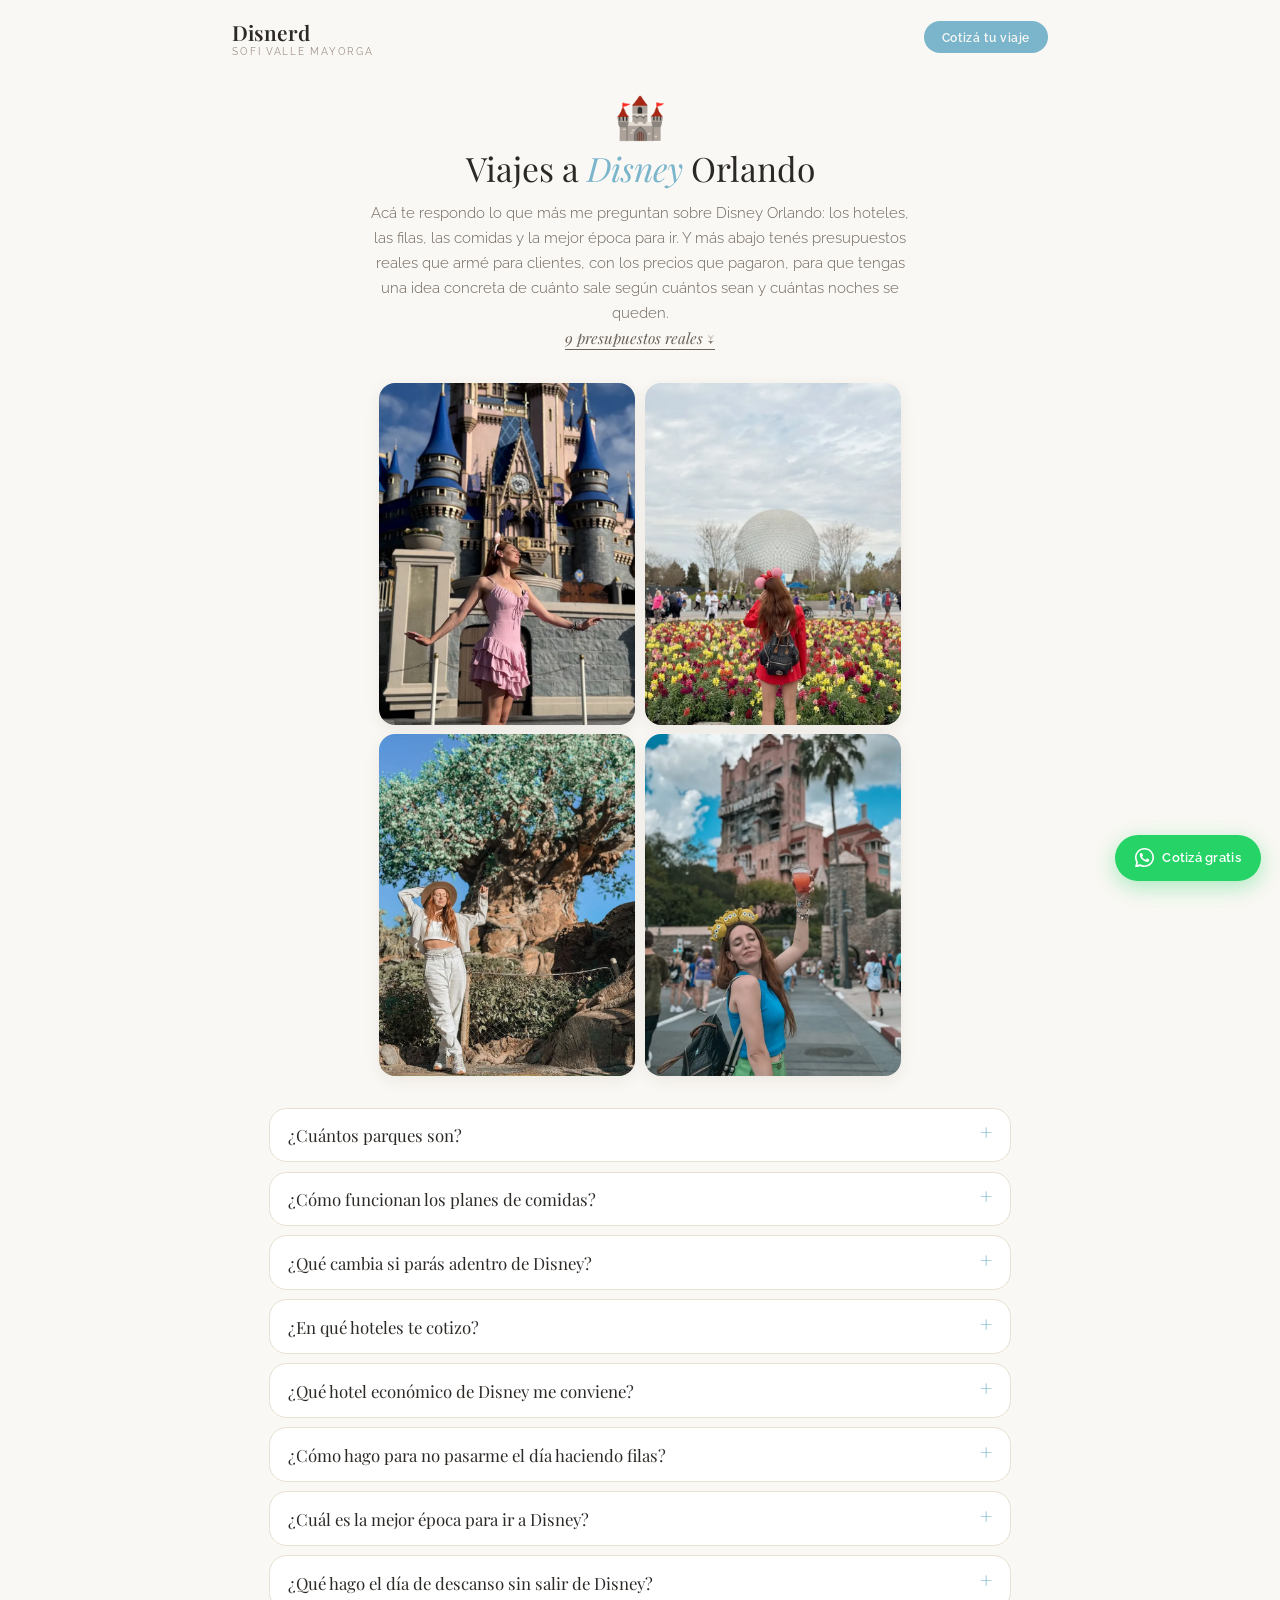
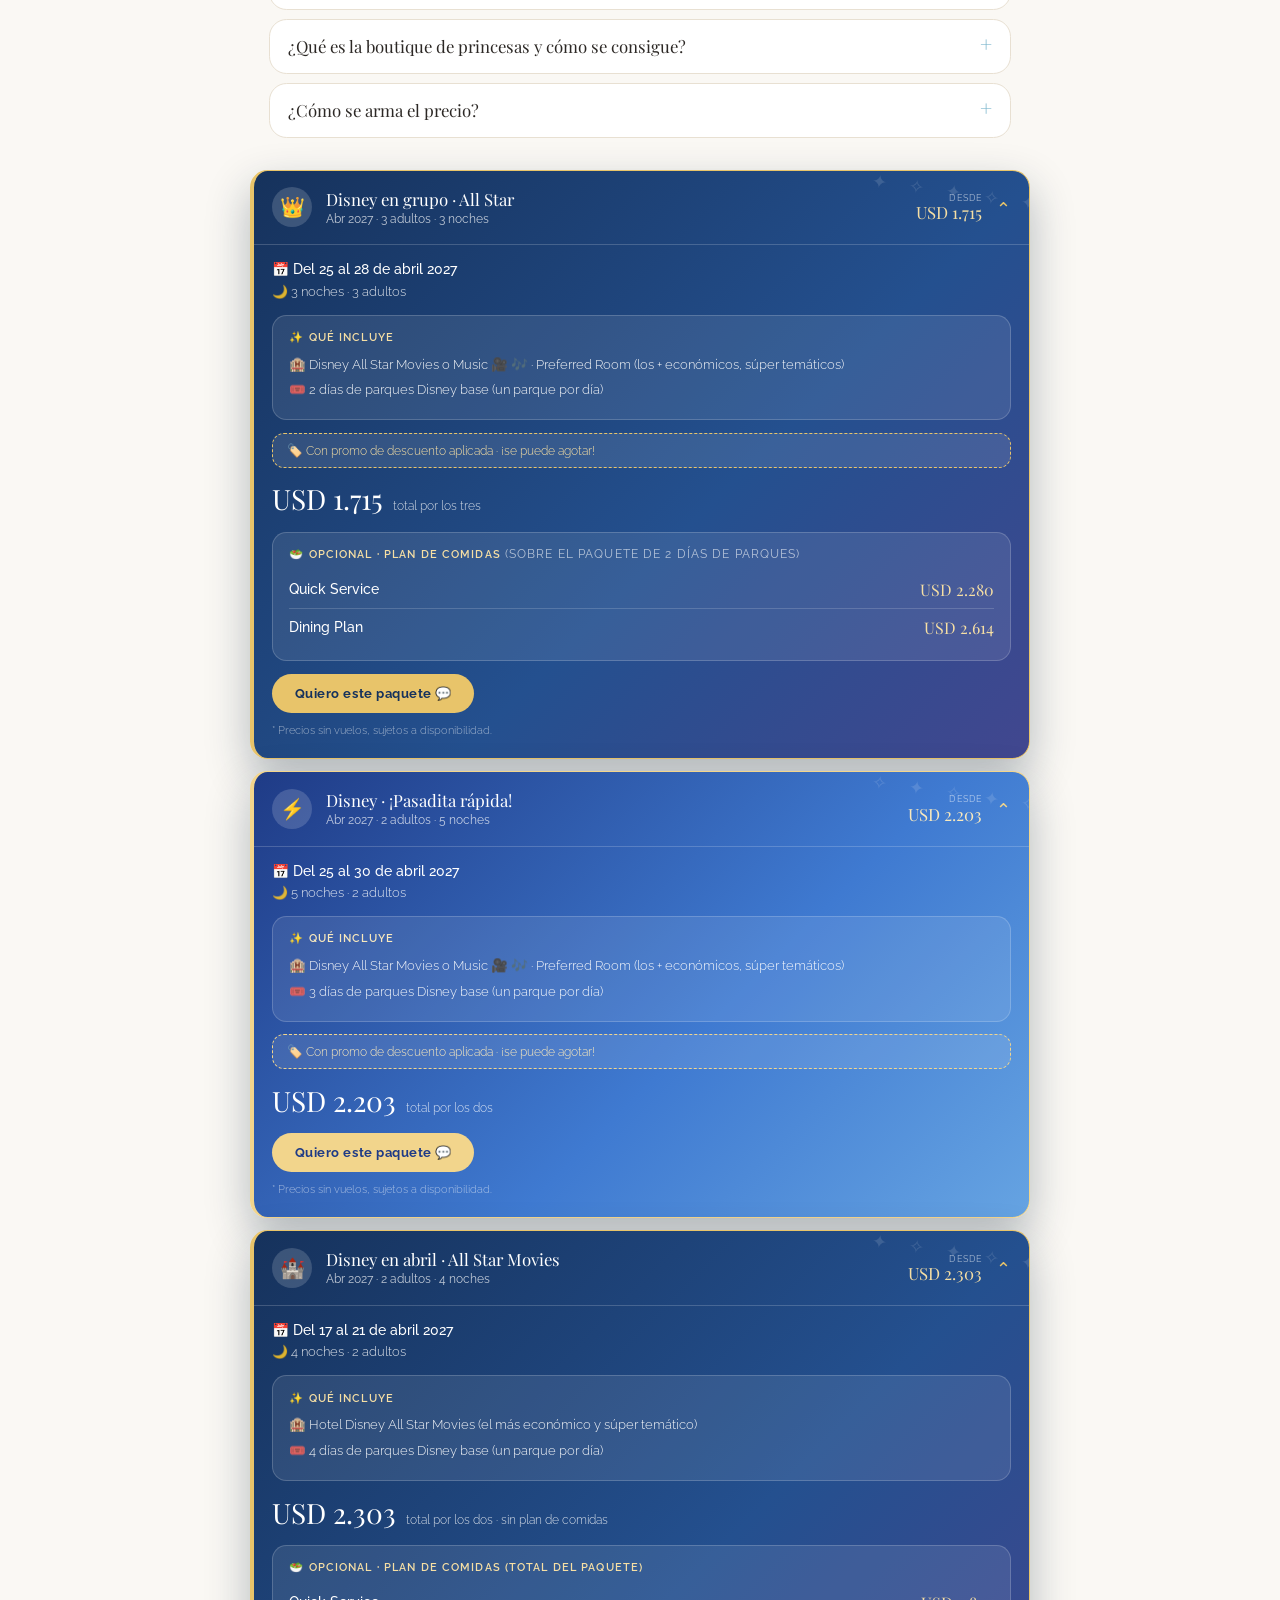
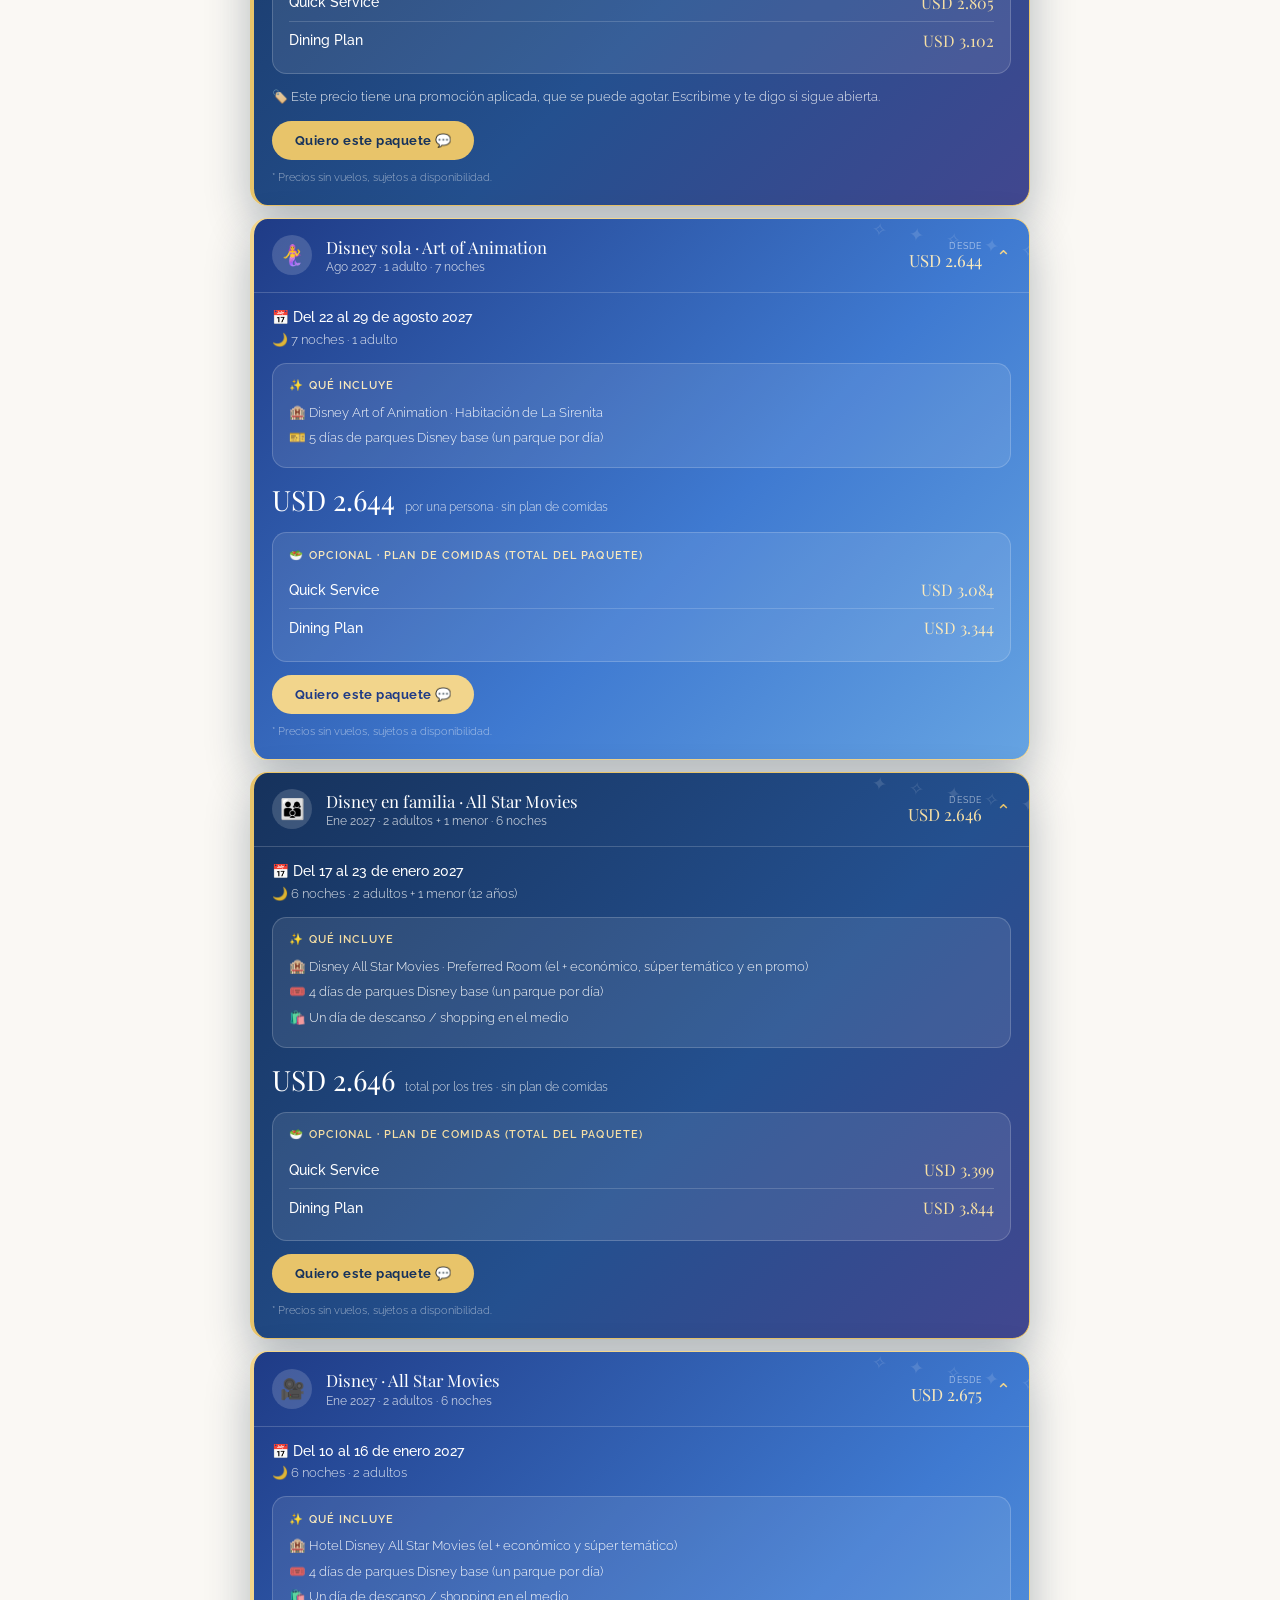
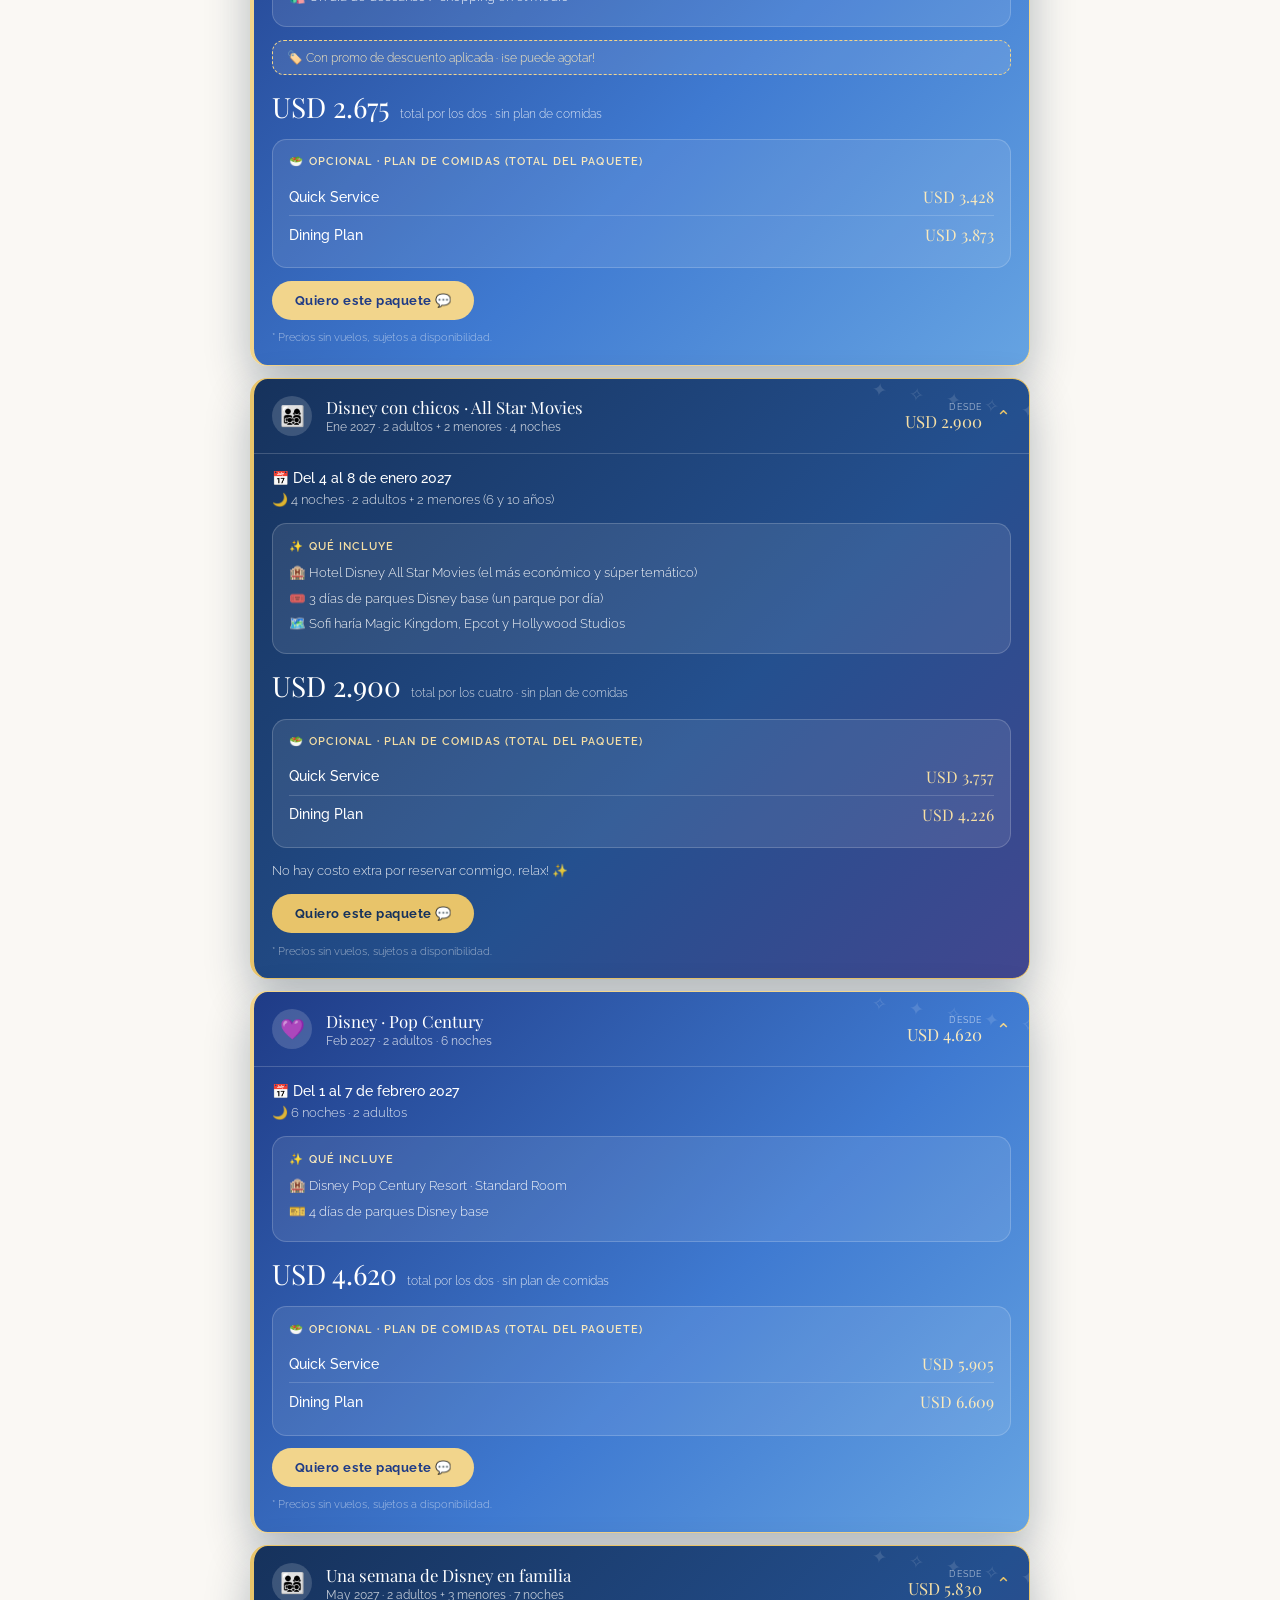
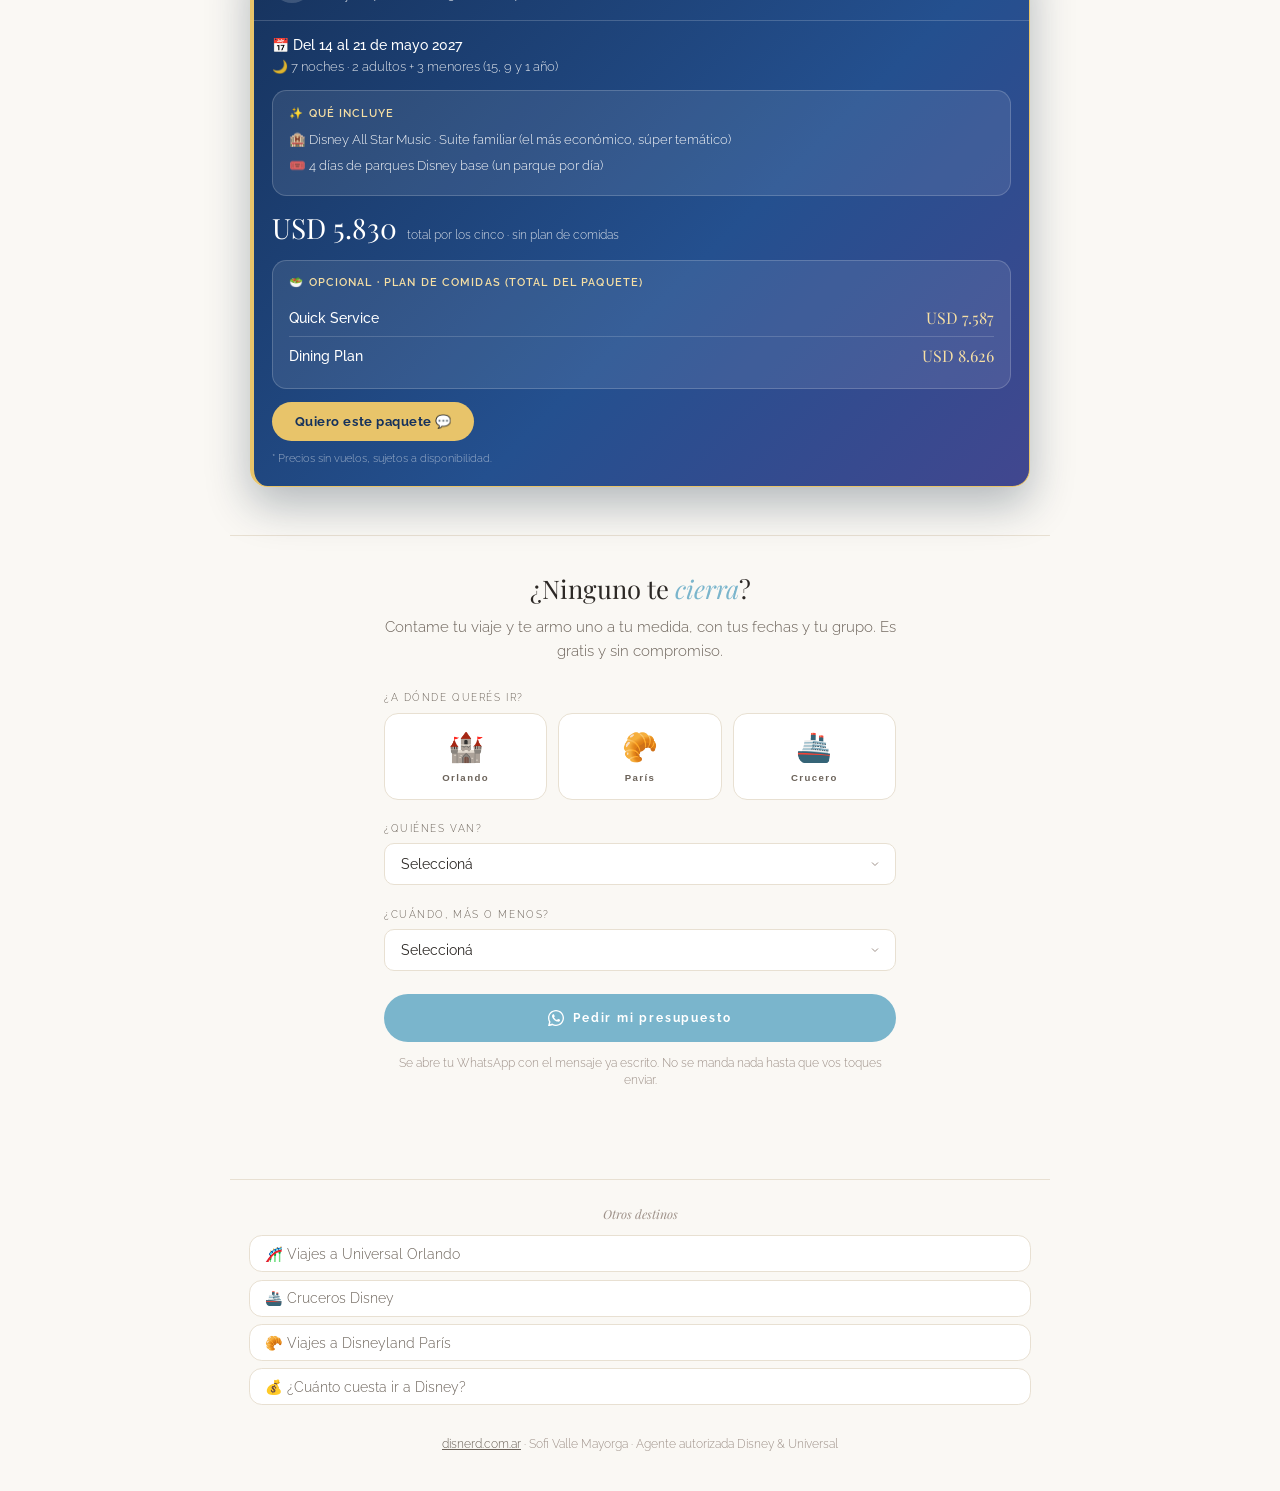
<file: disney-orlando/index.html>
<!DOCTYPE html>
<html lang="es">
<head>
<meta charset="UTF-8">
<meta name="viewport" content="width=device-width, initial-scale=1.0">
<title>Viajes a Disney Orlando · Presupuestos reales | Disnerd</title>
<meta name="description" content="Presupuestos reales de viajes a Walt Disney World Orlando, con precios en dólares: hotel, entradas y plan de comidas. Armados para clientes, no estimaciones.">
<link rel="canonical" href="https://disnerd.com.ar/disney-orlando/">
<meta name="robots" content="index, follow">
<link rel="icon" href="/favicon.ico" sizes="any">
  <link rel="icon" type="image/png" sizes="192x192" href="/favicon-192.png">
<link rel="apple-touch-icon" href="/apple-touch-icon.png">

<meta property="og:title" content="Viajes a Disney Orlando · Presupuestos reales con precios | Disnerd">
<meta property="og:description" content="Presupuestos reales de viajes a Walt Disney World Orlando, con precios en dólares: hotel, entradas y plan de comidas. Armados para clientes, no estimaciones.">
<meta property="og:url" content="https://disnerd.com.ar/disney-orlando/">
<meta property="og:type" content="website">
<meta property="og:site_name" content="Disnerd">
<meta property="og:image" content="https://disnerd.com.ar/og/og-disney-orlando.jpg">
<meta property="og:image:width" content="1200">
<meta property="og:image:height" content="630">
<meta name="twitter:card" content="summary_large_image">
<meta name="twitter:image" content="https://disnerd.com.ar/og/og-disney-orlando.jpg">

<!-- Google tag (gtag.js) - Google Ads + GA4 -->
<script async src="https://www.googletagmanager.com/gtag/js?id=AW-18025415639"></script>
<script>
  window.dataLayer = window.dataLayer || [];
  function gtag(){dataLayer.push(arguments);}
  gtag('js', new Date());
  gtag('config', 'AW-18025415639');
  gtag('config', 'G-FP7MM2R3B7');
</script>

<link rel="preconnect" href="https://fonts.googleapis.com">
<link rel="preconnect" href="https://fonts.gstatic.com" crossorigin>
<link href="https://fonts.googleapis.com/css2?family=Playfair+Display:ital,wght@0,400;0,500;0,600;1,400;1,500&family=Raleway:wght@300;400;500;600;700&display=swap" rel="stylesheet">
<link rel="stylesheet" href="/juegos.css">
<link rel="stylesheet" href="/presupuestos.css">
<link rel="stylesheet" href="/destinos-info.css">
<link rel="stylesheet" href="/formulario.css">
<link rel="stylesheet" href="/wa-flotante.css">
<style>
  .dst { max-width: 820px; margin: 0 auto; padding: 0 1.2rem; }
  .dst-cab { text-align: center; padding: 1.4rem 0 2rem; }
  .dst-emoji { font-size: 2.6rem; line-height: 1; }
  .dst-cab h1 { font-family: 'Playfair Display', serif; font-size: 2.1rem; font-weight: 400;
                line-height: 1.15; margin: .7rem 0 .8rem; }
  .dst-cab h1 em { font-style: italic; color: var(--sky-soft); }
  .dst-cab p { font-size: .95rem; line-height: 1.65; color: var(--text-mid); max-width: 540px;
               margin: 0 auto; }
  /* La foto de Sofi, cuadrada. Punto intermedio: la vertical entera quedaba
     demasiado alta y la banda ancha tiraba tres cuartos de la imagen. Cada
     foto tiene su propio centro, porque el sujeto no esta en el mismo lugar. */
  .dst-foto { margin: 0 auto 2rem; padding: 0 1.2rem; text-align: center; }
  .dst-foto img { width: 100%; max-width: 420px; height: auto; aspect-ratio: 1 / 1;
                  object-fit: cover; object-position: center 45%;
                  border-radius: 1.2rem; display: inline-block;
                  box-shadow: 0 6px 24px var(--sombra); }
  /* Una foto por parque, 2 arriba y 2 abajo tambien en el celular (nunca mas
     de 2 por fila). Verticales: cuadradas se perdian el castillo y la torre. */
  .dst-fotos { max-width: 560px; margin: 0 auto 2rem; padding: 0 1.2rem;
               display: grid; grid-template-columns: repeat(2, 1fr); gap: .6rem; }
  .dst-fotos img { width: 100%; height: auto; aspect-ratio: 3 / 4; object-fit: cover;
                   border-radius: 1rem; display: block; box-shadow: 0 4px 16px var(--sombra); }
  .dst-sep { max-width: 820px; margin: 3rem auto 0; padding: 2.2rem 1.2rem 0;
             border-top: 1px solid var(--warm); text-align: center; }
  .dst-sep h2 { font-family: 'Playfair Display', serif; font-size: 1.6rem; font-weight: 400;
                margin-bottom: .6rem; }
  .dst-sep h2 em { font-style: italic; color: var(--sky-soft); }
  .dst-sep p { font-size: .92rem; color: var(--text-mid); line-height: 1.6; max-width: 520px;
               margin: 0 auto 1.8rem; }
  .dst-otros { max-width: 820px; margin: 2.6rem auto 0; padding: 1.6rem 1.2rem 0;
               border-top: 1px solid var(--warm); }
  .dst-otros p { font-size: .78rem; color: var(--text-soft); text-align: center;
                 font-style: italic; font-family: 'Playfair Display', serif; margin-bottom: .8rem; }
  .dst-otros a { display: block; text-decoration: none; color: var(--text-mid); font-size: .88rem;
                 padding: .6rem .9rem; margin-bottom: .45rem; border: 1px solid var(--warm);
                 border-radius: .8rem; background: #fff; transition: border-color .12s, color .12s; }
  .dst-otros a:hover { border-color: var(--sky-mid); color: var(--text); }
  @media (max-width: 560px) { .dst-cab h1 { font-size: 1.75rem; } }
</style>
<!-- preguntas para Google (lo genera _tools/schema_preguntas.py) -->
<script type="application/ld+json">
{
 "@context": "https://schema.org",
 "@type": "FAQPage",
 "mainEntity": [
  {
   "@type": "Question",
   "name": "¿Cuántos parques son?",
   "acceptedAnswer": {
    "@type": "Answer",
    "text": "Cuatro: Magic Kingdom, EPCOT, Animal Kingdom y Hollywood Studios. Las entradas se arman según cuántos días quieras hacer y si querés moverte entre parques el mismo día."
   }
  },
  {
   "@type": "Question",
   "name": "¿Cómo funcionan los planes de comidas?",
   "acceptedAnswer": {
    "@type": "Answer",
    "text": "Son solo para los que paran en un hotel de Disney. Por cada noche de hotel, cada persona recibe uno de estos dos: Quick Service Plan: 2 comidas de servicio rápido + 1 snack + 1 vaso recargable en el hotel. Disney Dining Plan: 1 comida rápida + 1 comida en restaurante con reserva —los temáticos, los de personajes— + 1 snack + 1 vaso recargable. Las comidas y los snacks los usás cuando quieras y en cualquier lugar de Disney: parques, hoteles o Disney Springs. El vaso recargable, solo en tu hotel."
   }
  },
  {
   "@type": "Question",
   "name": "¿Qué cambia si parás adentro de Disney?",
   "acceptedAnswer": {
    "@type": "Answer",
    "text": "Entrás 30 minutos antes que el resto, a los cuatro parques. Sirve muchísimo para armar la estrategia de filas: apenas entrás vas derecho a las atracciones que después tienen más cola, mientras la gente que no está hospedada adentro todavía no entró. El transporte entre los hoteles y los parques está incluido: colectivo desde cualquier hotel de Disney y, según dónde pares, también monorriel, Skyliner o barco. Al llegar hacés el check-in en el front desk y ahí mismo te dan las entradas de toda la estadía y la Magic Band. Y los planes de comidas son solo para huéspedes de Disney: desde afuera no se contratan."
   }
  },
  {
   "@type": "Question",
   "name": "¿En qué hoteles te cotizo?",
   "acceptedAnswer": {
    "@type": "Answer",
    "text": "En todos los hoteles de Disney: económicos, moderados y deluxe. Los presupuestos de acá abajo son casos reales en tres económicos, All Star Movies, Pop Century y Art of Animation, de 3 a 7 noches: para una persona sola, una pareja, familias con chicos y un grupo."
   }
  },
  {
   "@type": "Question",
   "name": "¿Qué hotel económico de Disney me conviene?",
   "acceptedAnswer": {
    "@type": "Answer",
    "text": "Disney tiene varios hoteles económicos, y los tres que más recomiendo son All Star Movies, Pop Century y Art of Animation. Los tres tienen todos los beneficios de parar adentro y las habitaciones son parecidas. Lo que cambia es la temática y, sobre todo, el transporte: All Star Movies. Ambientado en películas de Disney, con figuras gigantes por todo el hotel. Se mueve con los colectivos de Disney, que salen seguido y no hace falta reservar. Pop Century. Un escalón más: además de los colectivos, tiene el Skyliner, el teleférico de Disney que te lleva a EPCOT y a Hollywood Studios por arriba de todo. Para mí es el transporte más cómodo de Disney, y se puede subir con el cochecito. Art of Animation. Comparte el Skyliner con el Pop Century y tiene una temática increíble: La Sirenita, Cars, Buscando a Nemo y El Rey León. Tiene suites familiares, ideales si son más de cuatro."
   }
  },
  {
   "@type": "Question",
   "name": "¿Cómo hago para no pasarme el día haciendo filas?",
   "acceptedAnswer": {
    "@type": "Answer",
    "text": "Disney tiene tres opciones pagas para saltearte las filas, y cuál te conviene depende de cuánto quieras invertir: Lightning Lane Multi Pass. Es la que eligen la mayoría de las familias. Reservás tres atracciones con horario antes de entrar al parque, llegás a tu turno y entrás por una fila mucho más corta. Apenas usás una, reservás la siguiente. Es la que mejor rinde por lo que cuesta. Lightning Lane Premier Pass. Se paga por persona y por día, y te da una pasada sin fila por cada atracción del parque, sin horarios: vas a cada juego cuando quieras. Disney Private VIP Tour. Un guía de Disney exclusivo para tu grupo, que te pasa a buscar por el hotel en una camioneta privada, te arma el día y te lleva a todo lo que quieras hacer, aunque sea en distintos parques. Es la experiencia más exclusiva y la más cara. El truco que más rinde: combinar cualquiera de estas opciones con la entrada temprana de los hoteles de Disney. En esos primeros minutos hacés las atracciones más buscadas casi sin espera. Cuando armamos tu viaje, te cuento cuál conviene según tu grupo y tus días."
   }
  },
  {
   "@type": "Question",
   "name": "¿Cuál es la mejor época para ir a Disney?",
   "acceptedAnswer": {
    "@type": "Answer",
    "text": "Enero y febrero son unos de los mejores meses para ir, pasada la primera semana de enero: hay menos gente, las filas son más cortas, casi no llueve y el clima es fresco, ideal para caminar todo el día en los parques. Llevá abrigo para la noche, que a veces refresca bastante. Además, coinciden con nuestras vacaciones de verano acá en Argentina y suelen tener de las tarifas más convenientes del año. La Navidad en Disney vale la pena, pero con algunas aclaraciones. Los parques se decoran desde noviembre y hay fiestas nocturnas especiales con entrada aparte, como Mickey's Very Merry Christmas Party en Magic Kingdom y Disney Jollywood Nights en Hollywood Studios. Las entradas para esas fiestas se agotan rápido, así que conviene reservarlas apenas salen. Lo que sí te recomiendo evitar es la semana de Acción de Gracias y los últimos diez días del año: son las fechas con más gente, y los hoteles y los pases rápidos están más caros. Si querés vivir la Navidad, lo ideal es ir a fines de noviembre o a principios de diciembre."
   }
  },
  {
   "@type": "Question",
   "name": "¿Qué hago el día de descanso sin salir de Disney?",
   "acceptedAnswer": {
    "@type": "Answer",
    "text": "Siempre recomiendo dejar al menos un día sin parques, y hay planes increíbles sin salir de Disney: Disney Springs. Es la zona de compras y restaurantes de Disney, y la entrada es libre. Tiene World of Disney, la tienda de Disney más grande, una tienda de LEGO enorme y restaurantes temáticos como T-Rex, Rainforest Cafe y The Boathouse. Desde los hoteles de Disney hay transporte todo el día, así que no necesitás auto ni Uber. También es un buen plan para la primera noche, apenas llegás. Mini golf de Disney. Hay dos canchas, Fantasia Gardens y Winter Summerland, ambientadas con películas de Disney. Es un plan de una hora, una hora y media, ideal para hacer en familia. Si tenés un paquete de Disney con hotel y entradas, al hacer el check-in pedí los Magical Extras: entre los beneficios viene una partida de mini golf gratis. Cuando armamos tu viaje, te ayudo a ubicar el día de descanso donde más te conviene según los parques que hagas."
   }
  },
  {
   "@type": "Question",
   "name": "¿Qué es la boutique de princesas y cómo se consigue?",
   "acceptedAnswer": {
    "@type": "Answer",
    "text": "Bibbidi Bobbidi Boutique es la experiencia de transformación de Disney, en Magic Kingdom, adentro del castillo de Cenicienta. Es para chicos de 3 a 12 años: Las nenas se transforman en princesas: las peinan, las maquillan, las visten y termina con fotos. Los varones también tienen la suya: los paquetes de caballero, con peinado, espada y escudo, y en la versión más completa, el traje de príncipe. Es de las cosas que más me piden, y entiendo por qué: los chicos salen felices y las familias, más. Lo más importante: es muy difícil conseguir turno, así que hay que reservarlo con bastante anticipación, idealmente apenas tengas el viaje confirmado. Hay distintos paquetes según lo que incluyan, y si querés ahorrar, podés llevar tu propio disfraz y elegir uno que no lo incluya. Cuando armamos tu viaje, me encargo de buscarte el turno."
   }
  },
  {
   "@type": "Question",
   "name": "¿Cómo se arma el precio?",
   "acceptedAnswer": {
    "@type": "Answer",
    "text": "Cambia según el hotel, cuántas noches te quedes y cuántos sean. Por eso acá abajo hay ocho presupuestos distintos y no un precio único. ¿Cuánto cuesta ir a Disney? Comparo los cuatro destinos con números reales →"
   }
  }
 ]
}
</script>
<!-- fin preguntas para Google -->
</head>
<body>

<nav>
  <a class="nav-logo" href="/">Disnerd<span>Sofi Valle Mayorga</span></a>
  <a href="https://wa.me/5491132924274?text=Hola%20Sofi!%20Vi%20tu%20p%C3%A1gina%20y%20quiero%20cotizar%20mi%20viaje" class="nav-cta">Cotizá tu viaje</a>
</nav>

<div class="dst">
  <header class="dst-cab">
    <div class="dst-emoji">🏰</div>
    <h1>Viajes a <em>Disney</em> Orlando</h1>
    <p>Acá te respondo lo que más me preguntan sobre Disney Orlando: los hoteles, las filas, las comidas y la mejor época para ir. Y más abajo tenés presupuestos reales que armé para clientes, con los precios que pagaron, para que tengas una idea concreta de cuánto sale según cuántos sean y cuántas noches se queden.</p>
    <p class="pr-cuenta" id="pr-cuenta"></p>
  </header>

  <div class="dst-fotos">
    <img src="/foto-orlando-mk.webp" alt="Sofi frente al castillo de Cenicienta en Magic Kingdom" width="720" height="960">
    <img src="/foto-orlando-epcot.webp" alt="Sofi frente a la esfera de EPCOT" width="720" height="960">
    <img src="/foto-orlando-ak.webp" alt="Sofi frente al Árbol de la Vida en Animal Kingdom" width="720" height="960" loading="lazy">
    <img src="/foto-orlando-hs.webp" alt="Sofi frente a la Torre del Terror en Hollywood Studios" width="720" height="960" loading="lazy">
  </div>

  <div class="dst-info">
    <details>
      <summary>¿Cuántos parques son?</summary>
      <div>
        <p>Cuatro: Magic Kingdom, EPCOT, Animal Kingdom y Hollywood Studios. Las entradas se arman
           según cuántos días quieras hacer y si querés moverte entre parques el mismo día.</p>
      </div>
    </details>
    <details>
      <summary>¿Cómo funcionan los planes de comidas?</summary>
      <div>
        <p>Son solo para los que paran en un hotel de Disney. Por cada noche de hotel, cada persona
           recibe uno de estos dos:</p>
        <ul class="dst-destinos">
          <li><b>Quick Service Plan</b>: 2 comidas de servicio rápido + 1 snack + 1 vaso recargable
              en el hotel.</li>
          <li><b>Disney Dining Plan</b>: 1 comida rápida + 1 comida en restaurante con reserva
              —los temáticos, los de personajes— + 1 snack + 1 vaso recargable.</li>
        </ul>
        <p>Las comidas y los snacks los usás cuando quieras y en cualquier lugar de Disney: parques,
           hoteles o Disney Springs. El vaso recargable, solo en tu hotel.</p>
      </div>
    </details>
    <details>
      <summary>¿Qué cambia si parás adentro de Disney?</summary>
      <div>
        <p><b>Entrás 30 minutos antes que el resto, a los cuatro parques.</b> Sirve muchísimo
           para armar la estrategia de filas: apenas entrás vas derecho a las atracciones que
           después tienen más cola, mientras la gente que no está hospedada adentro todavía no
           entró.</p>
        <p>El transporte entre los hoteles y los parques está incluido: colectivo desde cualquier
           hotel de Disney y, según dónde pares, también monorriel, Skyliner o barco. Al llegar hacés
           el check-in en el front desk y ahí mismo te dan las entradas de toda la estadía y la
           Magic Band. Y los planes de comidas son solo para huéspedes de Disney: desde afuera no
           se contratan.</p>
      </div>
    </details>
    <details>
      <summary>¿En qué hoteles te cotizo?</summary>
      <div>
        <p>En todos los hoteles de Disney: económicos, moderados y deluxe. Los presupuestos de
           acá abajo son casos reales en tres económicos, <b>All Star Movies</b>, <b>Pop Century</b>
           y <b>Art of Animation</b>, de 3 a 7 noches: para una persona sola, una pareja, familias
           con chicos y un grupo.</p>
      </div>
    </details>
    <details>
      <summary>¿Qué hotel económico de Disney me conviene?</summary>
      <div>
        <p>Disney tiene varios hoteles económicos, y los tres que más recomiendo son
           <b>All Star Movies</b>, <b>Pop Century</b> y <b>Art of Animation</b>. Los tres tienen todos
           los beneficios de parar adentro y las habitaciones son parecidas. Lo que cambia es la
           temática y, sobre todo, el transporte:</p>
        <ul class="dst-destinos">
          <li><b>All Star Movies.</b> Ambientado en películas de Disney, con figuras gigantes por
              todo el hotel. Se mueve con los colectivos de Disney, que salen seguido y no hace
              falta reservar.</li>
          <li><b>Pop Century.</b> Un escalón más: además de los colectivos, tiene el
              <b>Skyliner</b>, el teleférico de Disney que te lleva a EPCOT y a Hollywood Studios
              por arriba de todo. Para mí es el transporte más cómodo de Disney, y se puede subir
              con el cochecito.</li>
          <li><b>Art of Animation.</b> Comparte el Skyliner con el Pop Century y tiene una temática
              increíble: <b>La Sirenita</b>, <b>Cars</b>, <b>Buscando a Nemo</b> y <b>El Rey León</b>.
              Tiene suites familiares, ideales si son más de cuatro.</li>
        </ul>
      </div>
    </details>
    <details>
      <summary>¿Cómo hago para no pasarme el día haciendo filas?</summary>
      <div>
        <p>Disney tiene tres opciones pagas para saltearte las filas, y cuál te conviene depende de
           cuánto quieras invertir:</p>
        <ul class="dst-destinos">
          <li><b>Lightning Lane Multi Pass.</b> Es la que eligen la mayoría de las familias.
              Reservás tres atracciones con horario antes de entrar al parque, llegás a tu turno y
              entrás por una fila mucho más corta. Apenas usás una, reservás la siguiente. Es la que
              mejor rinde por lo que cuesta.</li>
          <li><b>Lightning Lane Premier Pass.</b> Se paga por persona y por día, y te da una pasada
              sin fila por cada atracción del parque, sin horarios: vas a cada juego cuando
              quieras.</li>
          <li><b>Disney Private VIP Tour.</b> Un guía de Disney exclusivo para tu grupo, que te pasa
              a buscar por el hotel en una camioneta privada, te arma el día y te lleva a todo lo
              que quieras hacer, aunque sea en distintos parques. Es la experiencia más exclusiva
              y la más cara.</li>
        </ul>
        <p>El truco que más rinde: combinar cualquiera de estas opciones con la entrada temprana de
           los hoteles de Disney. En esos primeros minutos hacés las atracciones más buscadas casi
           sin espera. Cuando armamos tu viaje, te cuento cuál conviene según tu grupo y tus
           días.</p>
      </div>
    </details>
    <details>
      <summary>¿Cuál es la mejor época para ir a Disney?</summary>
      <div>
        <p><b>Enero y febrero son unos de los mejores meses para ir</b>, pasada la primera semana
           de enero: hay menos gente, las filas son más cortas, casi no llueve y el clima es
           fresco, ideal para caminar todo el día en los parques. Llevá abrigo para la noche, que a
           veces refresca bastante. Además, coinciden con nuestras vacaciones de verano acá en
           Argentina y suelen tener de las tarifas más convenientes del año.</p>
        <p><b>La Navidad en Disney vale la pena, pero con algunas aclaraciones.</b> Los parques se
           decoran desde noviembre y hay fiestas nocturnas especiales con entrada aparte, como
           <b>Mickey's Very Merry Christmas Party</b> en Magic Kingdom y <b>Disney Jollywood
           Nights</b> en Hollywood Studios. Las entradas para esas fiestas se agotan rápido, así que
           conviene reservarlas apenas salen.</p>
        <p>Lo que sí te recomiendo evitar es la semana de <b>Acción de Gracias</b> y los
           <b>últimos diez días del año</b>: son las fechas con más gente, y los hoteles y los pases
           rápidos están más caros. Si querés vivir la Navidad, lo ideal es ir a fines de noviembre
           o a principios de diciembre.</p>
      </div>
    </details>
    <details>
      <summary>¿Qué hago el día de descanso sin salir de Disney?</summary>
      <div>
        <p>Siempre recomiendo dejar al menos un día sin parques, y hay planes increíbles sin salir
           de Disney:</p>
        <ul class="dst-destinos">
          <li><b>Disney Springs.</b> Es la zona de compras y restaurantes de Disney, y la entrada es
              libre. Tiene <b>World of Disney</b>, la tienda de Disney más grande, una tienda de
              <b>LEGO</b> enorme y restaurantes temáticos como <b>T-Rex</b>, <b>Rainforest Cafe</b> y
              <b>The Boathouse</b>. Desde los hoteles de Disney hay transporte todo el día, así que no
              necesitás auto ni Uber. También es un buen plan para la primera noche, apenas
              llegás.</li>
          <li><b>Mini golf de Disney.</b> Hay dos canchas, <b>Fantasia Gardens</b> y <b>Winter
              Summerland</b>, ambientadas con películas de Disney. Es un plan de una hora, una hora y
              media, ideal para hacer en familia. Si tenés un paquete de Disney con hotel y
              entradas, al hacer el check-in pedí los <b>Magical Extras</b>: entre los beneficios
              viene una partida de mini golf gratis.</li>
        </ul>
        <p>Cuando armamos tu viaje, te ayudo a ubicar el día de descanso donde más te conviene
           según los parques que hagas.</p>
      </div>
    </details>
    <details>
      <summary>¿Qué es la boutique de princesas y cómo se consigue?</summary>
      <div>
        <p><b>Bibbidi Bobbidi Boutique</b> es la experiencia de transformación de Disney, en Magic
           Kingdom, adentro del castillo de Cenicienta. Es para chicos de <b>3 a 12 años</b>:</p>
        <ul class="dst-destinos">
          <li><b>Las nenas</b> se transforman en princesas: las peinan, las maquillan, las visten y
              termina con fotos.</li>
          <li><b>Los varones</b> también tienen la suya: los <b>paquetes de caballero</b>, con
              peinado, espada y escudo, y en la versión más completa, el traje de príncipe.</li>
        </ul>
        <p>Es de las cosas que más me piden, y entiendo por qué: los chicos salen felices y las
           familias, más.</p>
        <p>Lo más importante: <b>es muy difícil conseguir turno</b>, así que hay que reservarlo con
           bastante anticipación, idealmente apenas tengas el viaje confirmado. Hay distintos
           paquetes según lo que incluyan, y si querés ahorrar, podés llevar tu propio disfraz y
           elegir uno que no lo incluya.</p>
        <p>Cuando armamos tu viaje, me encargo de buscarte el turno.</p>
      </div>
    </details>
    <details>
      <summary>¿Cómo se arma el precio?</summary>
      <div>
        <p>Cambia según el hotel, cuántas noches te quedes y cuántos sean. Por eso acá abajo hay
           ocho presupuestos distintos y no un precio único.</p>
      
        <p><a href="/cuanto-cuesta-ir-a-disney/">¿Cuánto cuesta ir a Disney? Comparo los cuatro destinos con números reales →</a></p>
      </div>
    </details>
  </div>

  <div class="pr-lista" id="pr-lista"></div>
</div>

<section class="dst-sep" id="cotiza">
  <h2>¿Ninguno te <em>cierra</em>?</h2>
  <p>Contame tu viaje y te armo uno a tu medida, con tus fechas y tu grupo.
     Es gratis y sin compromiso.</p>
</section>
<div style="max-width:560px;margin:0 auto;padding:0 1.5rem 3rem;" id="form-cotiza"></div>

<div class="dst-otros">
  <p>Otros destinos</p>
  <a href="/universal-orlando/">🎢 Viajes a Universal Orlando</a>
  <a href="/cruceros-disney/">🚢 Cruceros Disney</a>
  <a href="/disneyland-paris/">🥐 Viajes a Disneyland París</a>
    <a href="/cuanto-cuesta-ir-a-disney/">💰 ¿Cuánto cuesta ir a Disney?</a>
  </div>

<footer>
  <a href="/">disnerd.com.ar</a> · Sofi Valle Mayorga · Agente autorizada Disney &amp; Universal
</footer>

<script>window.PR_DESTINO = 'disney';</script>
<script src="/presupuestos.js"></script>
<script src="/formulario.js"></script>
<script src="/wa-flotante.js"></script>
<script src="/juegos-medicion.js"></script>
<script src="/destinos-info.js"></script>
</body>
</html>
</file>
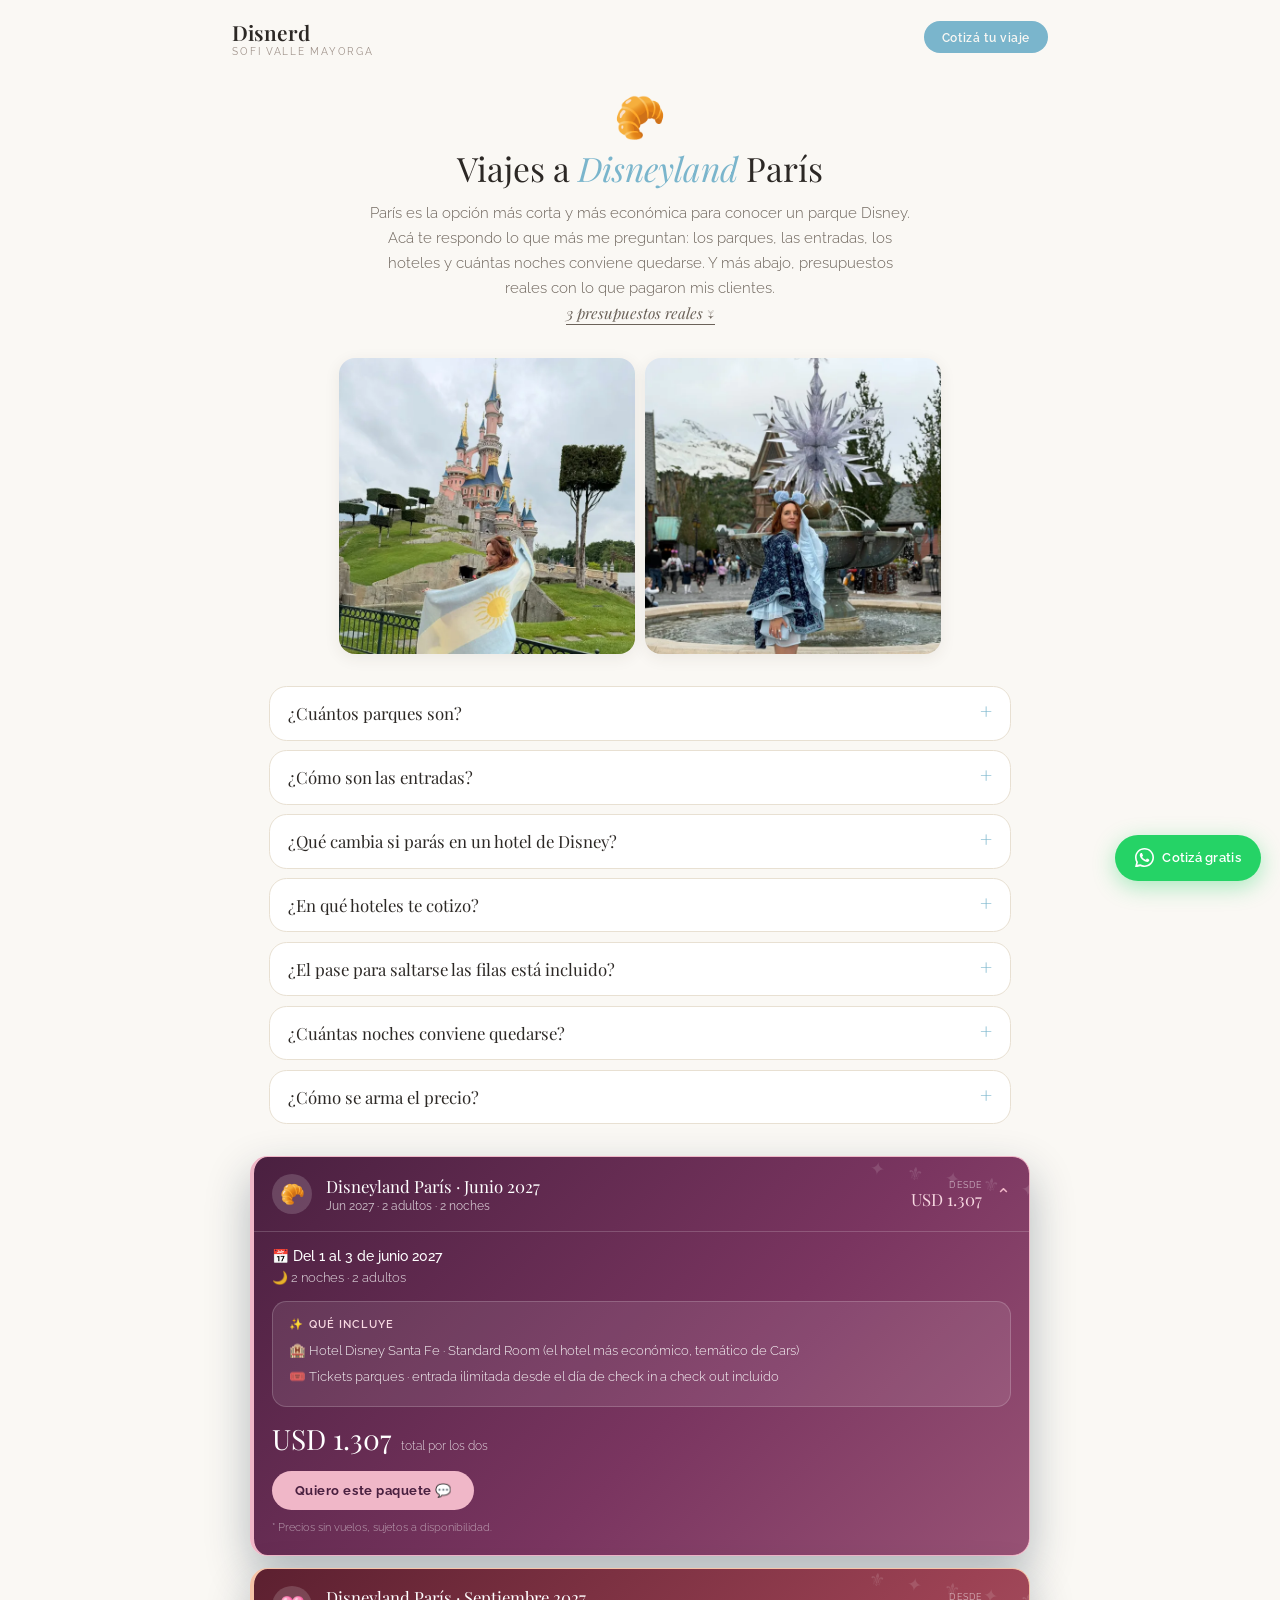
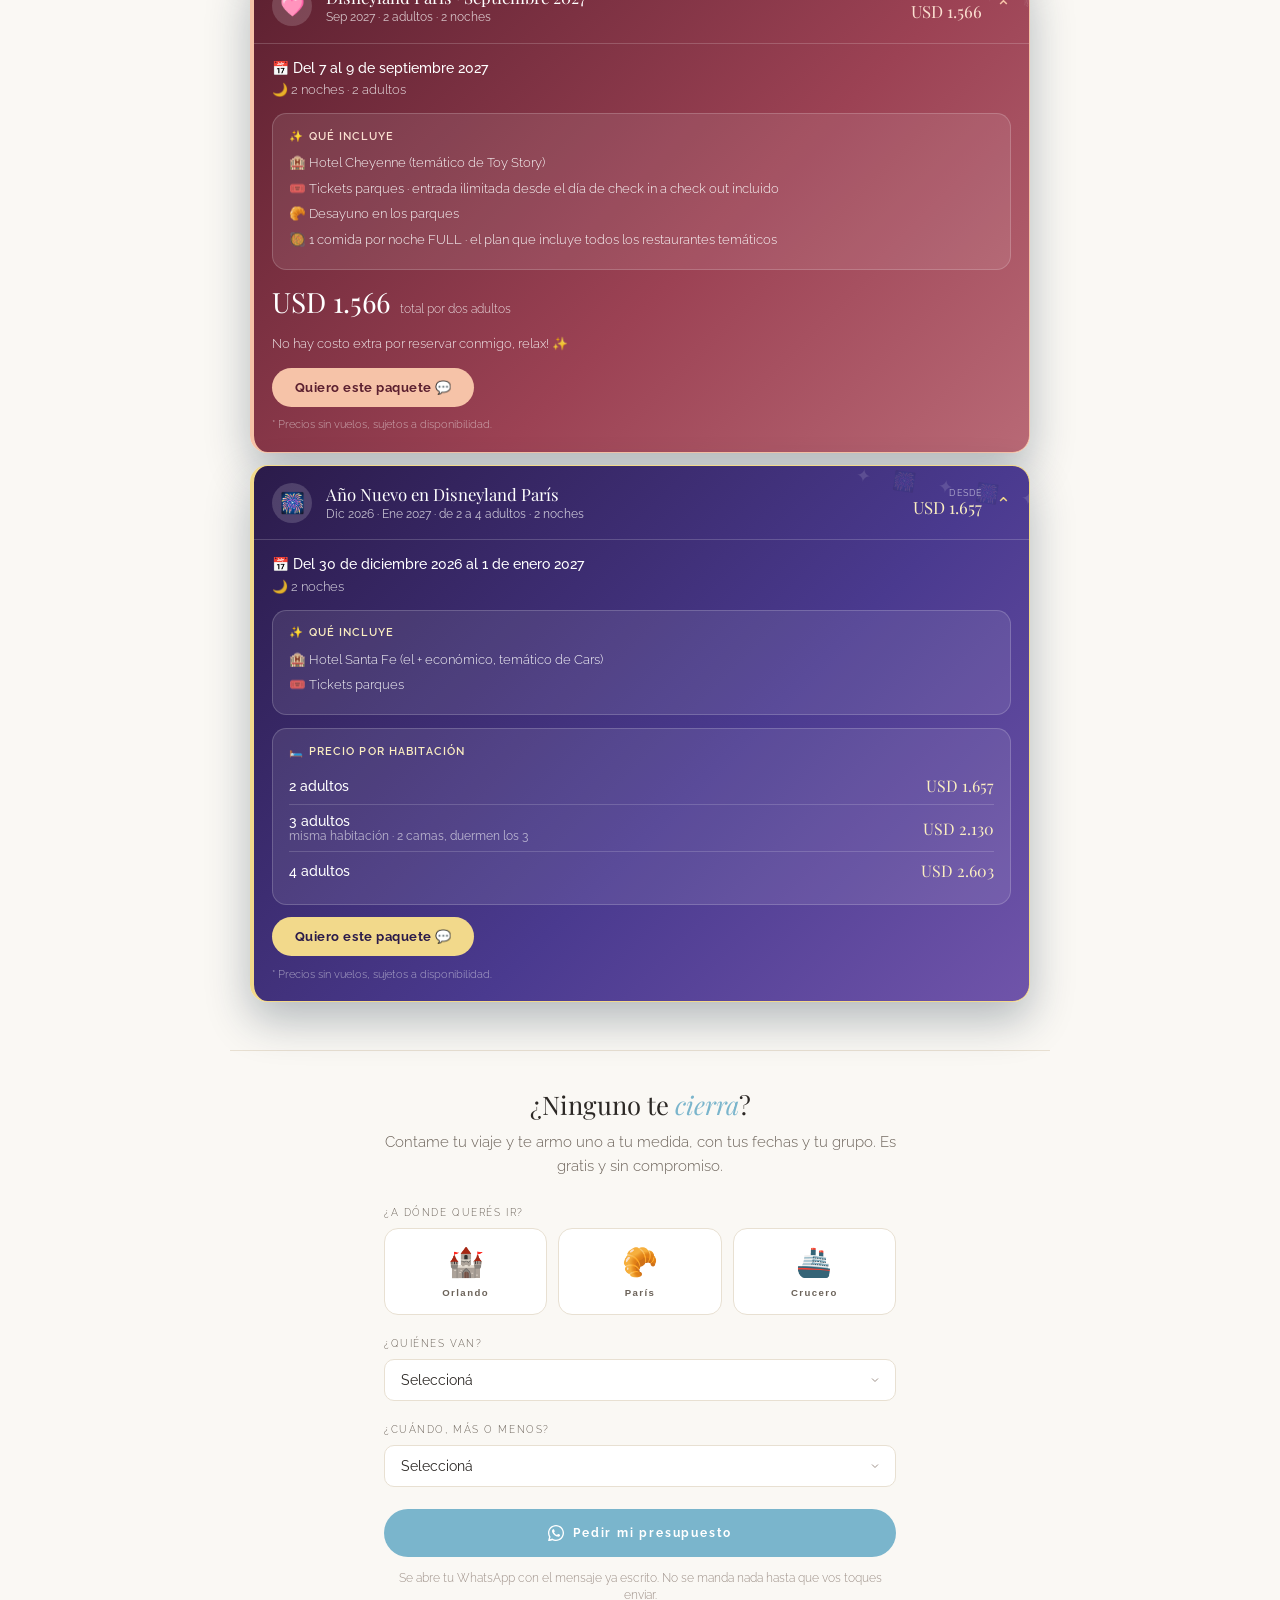
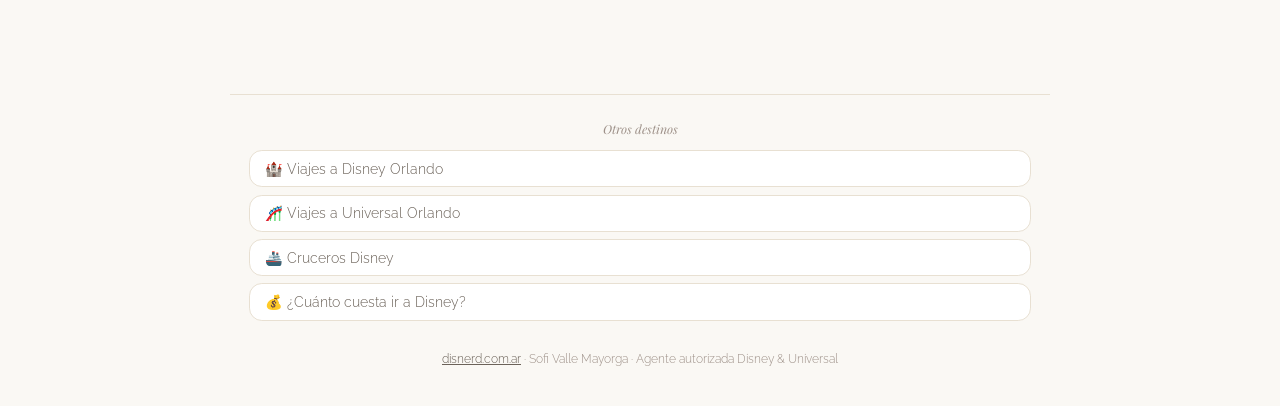
<file: disneyland-paris/index.html>
<!DOCTYPE html>
<html lang="es">
<head>
<meta charset="UTF-8">
<meta name="viewport" content="width=device-width, initial-scale=1.0">
<title>Viajes a Disneyland París · Presupuestos reales | Disnerd</title>
<meta name="description" content="Presupuestos reales de viajes a Disneyland París, con precios en dólares: hotel, tickets con entrada ilimitada y planes de comida opcionales.">
<link rel="canonical" href="https://disnerd.com.ar/disneyland-paris/">
<meta name="robots" content="index, follow">
<link rel="icon" href="/favicon.ico" sizes="any">
  <link rel="icon" type="image/png" sizes="192x192" href="/favicon-192.png">
<link rel="apple-touch-icon" href="/apple-touch-icon.png">

<meta property="og:title" content="Viajes a Disneyland París · Presupuestos reales | Disnerd">
<meta property="og:description" content="Presupuestos reales de viajes a Disneyland París, con precios en dólares: hotel, tickets con entrada ilimitada y planes de comida opcionales.">
<meta property="og:url" content="https://disnerd.com.ar/disneyland-paris/">
<meta property="og:type" content="website">
<meta property="og:site_name" content="Disnerd">
<meta property="og:image" content="https://disnerd.com.ar/og/og-disneyland-paris.jpg">
<meta property="og:image:width" content="1200">
<meta property="og:image:height" content="630">
<meta name="twitter:card" content="summary_large_image">
<meta name="twitter:image" content="https://disnerd.com.ar/og/og-disneyland-paris.jpg">

<!-- Google tag (gtag.js) - Google Ads + GA4 -->
<script async src="https://www.googletagmanager.com/gtag/js?id=AW-18025415639"></script>
<script>
  window.dataLayer = window.dataLayer || [];
  function gtag(){dataLayer.push(arguments);}
  gtag('js', new Date());
  gtag('config', 'AW-18025415639');
  gtag('config', 'G-FP7MM2R3B7');
</script>

<link rel="preconnect" href="https://fonts.googleapis.com">
<link rel="preconnect" href="https://fonts.gstatic.com" crossorigin>
<link href="https://fonts.googleapis.com/css2?family=Playfair+Display:ital,wght@0,400;0,500;0,600;1,400;1,500&family=Raleway:wght@300;400;500;600;700&display=swap" rel="stylesheet">
<link rel="stylesheet" href="/juegos.css">
<link rel="stylesheet" href="/presupuestos.css">
<link rel="stylesheet" href="/destinos-info.css">
<link rel="stylesheet" href="/formulario.css">
<link rel="stylesheet" href="/wa-flotante.css">
<style>
  .dst { max-width: 820px; margin: 0 auto; padding: 0 1.2rem; }
  .dst-cab { text-align: center; padding: 1.4rem 0 2rem; }
  .dst-emoji { font-size: 2.6rem; line-height: 1; }
  .dst-cab h1 { font-family: 'Playfair Display', serif; font-size: 2.1rem; font-weight: 400;
                line-height: 1.15; margin: .7rem 0 .8rem; }
  .dst-cab h1 em { font-style: italic; color: var(--sky-soft); }
  .dst-cab p { font-size: .95rem; line-height: 1.65; color: var(--text-mid); max-width: 540px;
               margin: 0 auto; }
  /* Dos fotos cuadradas una al lado de la otra, en la PC y en el celular:
     el castillo y Frozen. */
  .dst-fotos { max-width: 640px; margin: 0 auto 2rem; padding: 0 1.2rem;
               display: grid; grid-template-columns: repeat(2, 1fr); gap: .6rem; }
  .dst-fotos img { width: 100%; height: auto; aspect-ratio: 1 / 1; object-fit: cover;
                   border-radius: 1rem; display: block; box-shadow: 0 4px 16px var(--sombra); }
  .dst-sep { max-width: 820px; margin: 3rem auto 0; padding: 2.2rem 1.2rem 0;
             border-top: 1px solid var(--warm); text-align: center; }
  .dst-sep h2 { font-family: 'Playfair Display', serif; font-size: 1.6rem; font-weight: 400;
                margin-bottom: .6rem; }
  .dst-sep h2 em { font-style: italic; color: var(--sky-soft); }
  .dst-sep p { font-size: .92rem; color: var(--text-mid); line-height: 1.6; max-width: 520px;
               margin: 0 auto 1.8rem; }
  .dst-otros { max-width: 820px; margin: 2.6rem auto 0; padding: 1.6rem 1.2rem 0;
               border-top: 1px solid var(--warm); }
  .dst-otros p { font-size: .78rem; color: var(--text-soft); text-align: center;
                 font-style: italic; font-family: 'Playfair Display', serif; margin-bottom: .8rem; }
  .dst-otros a { display: block; text-decoration: none; color: var(--text-mid); font-size: .88rem;
                 padding: .6rem .9rem; margin-bottom: .45rem; border: 1px solid var(--warm);
                 border-radius: .8rem; background: #fff; transition: border-color .12s, color .12s; }
  .dst-otros a:hover { border-color: var(--sky-mid); color: var(--text); }
  @media (max-width: 560px) { .dst-cab h1 { font-size: 1.75rem; } }
</style>
<!-- preguntas para Google (lo genera _tools/schema_preguntas.py) -->
<script type="application/ld+json">
{
 "@context": "https://schema.org",
 "@type": "FAQPage",
 "mainEntity": [
  {
   "@type": "Question",
   "name": "¿Cuántos parques son?",
   "acceptedAnswer": {
    "@type": "Answer",
    "text": "Dos: Disneyland Park, el del castillo, y Disney Adventure World —que hasta marzo de 2026 se llamaba Walt Disney Studios y cambió de nombre cuando abrió el mundo de Frozen—. Al lado está Disney Village, con restaurantes y tiendas."
   }
  },
  {
   "@type": "Question",
   "name": "¿Cómo son las entradas?",
   "acceptedAnswer": {
    "@type": "Answer",
    "text": "Ya no son de papel: son virtuales, en la app de Disneyland Paris. Cada persona tiene su propio código QR —el Magic Pass— y eso es lo que escanean en los molinetes. Adentro va todo: las entradas a los parques, los vouchers de comida si contrataste el plan y el acceso al estacionamiento. Lo tenés disponible desde 7 días antes de llegar, en la app y también en Apple Wallet. Si reservás con menos de 3 días de anticipación, se activa en la recepción del hotel el día que llegás."
   }
  },
  {
   "@type": "Question",
   "name": "¿Qué cambia si parás en un hotel de Disney?",
   "acceptedAnswer": {
    "@type": "Answer",
    "text": "Entrás una hora antes que el resto a los parques. En París esa hora rinde muchísimo: se aprovecha para hacer las atracciones que más tarde tienen más cola. Podés reservar los restaurantes desde 12 meses antes. En los más buscados —los de personajes, sobre todo— esa diferencia es la que te deja entrar o quedarte afuera. Tenés transporte del hotel a los parques, así que no dependés de nada para entrar y salir. Y podés sumarle el plan de comidas, que se contrata aparte. Lo armamos juntos según dónde quieras comer."
   }
  },
  {
   "@type": "Question",
   "name": "¿En qué hoteles te cotizo?",
   "acceptedAnswer": {
    "@type": "Answer",
    "text": "En los de Disney, que están a pasos de los parques: Disneyland Hotel, Disney Hotel New York – The Art of Marvel, Disney Sequoia Lodge, Disney Newport Bay Club, Disney Hotel Cheyenne y Disney Hotel Santa Fe."
   }
  },
  {
   "@type": "Question",
   "name": "¿El pase para saltarse las filas está incluido?",
   "acceptedAnswer": {
    "@type": "Answer",
    "text": "No. El Premier Access se compra aparte, cuando ya estás allá y según el día y las atracciones que quieras hacer."
   }
  },
  {
   "@type": "Question",
   "name": "¿Cuántas noches conviene quedarse?",
   "acceptedAnswer": {
    "@type": "Answer",
    "text": "Te recomiendo dos noches. Disneyland Paris es más chico que Orlando, más familiar, y con dos días hacés los dos parques sin correr: un día para Disneyland Park, el de los clásicos y el castillo, y otro para Disney Adventure World, que tiene el mundo de Frozen, el único de Europa. Pero hay otra razón: cada parque tiene su propio show nocturno, y son a la misma hora. Con una sola noche tenés que elegir uno; con dos, ves los dos, y son impresionantes. Si combinás Disney con París, lo ideal es hacer las noches de Disney juntas y después pasarte a la ciudad. Y para esos días tengo una guía exclusiva para recorrer París que les doy a mis viajeros."
   }
  },
  {
   "@type": "Question",
   "name": "¿Cómo se arma el precio?",
   "acceptedAnswer": {
    "@type": "Answer",
    "text": "Cambia según el hotel, la época del año y cuántos sean. Por eso acá abajo hay presupuestos de distintas fechas y no un precio único: para que veas cuánto se mueve entre junio, septiembre y las fiestas. Casi siempre son de 1 o 2 noches, y es a propósito: Disney no queda en París, queda en Marne-la-Vallée, a unos 40 o 50 minutos en tren del centro. Para aprovecharlo bien conviene dormir ahí cerca, mejor en un hotel de Disney, y no ir y volver todos los días desde la ciudad. ¿Cuánto cuesta ir a Disney? Comparo los cuatro destinos con números reales →"
   }
  }
 ]
}
</script>
<!-- fin preguntas para Google -->
</head>
<body>

<nav>
  <a class="nav-logo" href="/">Disnerd<span>Sofi Valle Mayorga</span></a>
  <a href="https://wa.me/5491132924274?text=Hola%20Sofi!%20Vi%20tu%20p%C3%A1gina%20y%20quiero%20cotizar%20mi%20viaje" class="nav-cta">Cotizá tu viaje</a>
</nav>

<div class="dst">
  <header class="dst-cab">
    <div class="dst-emoji">🥐</div>
    <h1>Viajes a <em>Disneyland</em> París</h1>
    <p>París es la opción más corta y más económica para conocer un parque Disney. Acá te respondo lo que más me preguntan: los parques, las entradas, los hoteles y cuántas noches conviene quedarse. Y más abajo, presupuestos reales con lo que pagaron mis clientes.</p>
    <p class="pr-cuenta" id="pr-cuenta"></p>
  </header>

  <div class="dst-fotos">
    <img src="/foto-paris-bandera.webp" alt="Sofi con la bandera argentina frente al castillo de Disneyland París" width="640" height="640">
    <img src="/foto-paris-frozen.webp" alt="Sofi en la fuente de Frozen, Disneyland París" width="640" height="640">
  </div>

  <div class="dst-info">
    <details>
      <summary>¿Cuántos parques son?</summary>
      <div>
        <p>Dos: <b>Disneyland Park</b>, el del castillo, y <b>Disney Adventure World</b> —que hasta
           marzo de 2026 se llamaba Walt Disney Studios y cambió de nombre cuando abrió el mundo de
           Frozen—. Al lado está Disney Village, con restaurantes y tiendas.</p>
      </div>
    </details>
    <details>
      <summary>¿Cómo son las entradas?</summary>
      <div>
        <p>Ya no son de papel: son virtuales, en la app de Disneyland Paris. Cada persona tiene su
           propio código QR —el <b>Magic Pass</b>— y eso es lo que escanean en los molinetes. Adentro
           va todo: las entradas a los parques, los vouchers de comida si contrataste el plan y el
           acceso al estacionamiento.</p>
        <p>Lo tenés disponible <b>desde 7 días antes de llegar</b>, en la app y también en Apple
           Wallet. Si reservás con menos de 3 días de anticipación, se activa en la recepción del
           hotel el día que llegás.</p>
      </div>
    </details>
    <details>
      <summary>¿Qué cambia si parás en un hotel de Disney?</summary>
      <div>
        <p><b>Entrás una hora antes que el resto a los parques.</b> En París esa hora rinde
           muchísimo: se aprovecha para hacer las atracciones que más tarde tienen más cola.</p>
        <p>Podés <b>reservar los restaurantes desde 12 meses antes</b>. En los más buscados —los de
           personajes, sobre todo— esa diferencia es la que te deja entrar o quedarte afuera.</p>
        <p>Tenés <b>transporte del hotel a los parques</b>, así que no dependés de nada para
           entrar y salir.</p>
        <p>Y podés sumarle el <b>plan de comidas</b>, que se contrata aparte. Lo armamos juntos
           según dónde quieras comer.</p>
      </div>
    </details>
    <details>
      <summary>¿En qué hoteles te cotizo?</summary>
      <div>
        <p>En los de Disney, que están a pasos de los parques: <b>Disneyland Hotel</b>,
           <b>Disney Hotel New York – The Art of Marvel</b>, <b>Disney Sequoia Lodge</b>,
           <b>Disney Newport Bay Club</b>, <b>Disney Hotel Cheyenne</b> y
           <b>Disney Hotel Santa Fe</b>.</p>
      </div>
    </details>
    <details>
      <summary>¿El pase para saltarse las filas está incluido?</summary>
      <div>
        <p>No. El Premier Access se compra aparte, cuando ya estás allá y según el día y las
           atracciones que quieras hacer.</p>
      </div>
    </details>
    <details>
      <summary>¿Cuántas noches conviene quedarse?</summary>
      <div>
        <p>Te recomiendo <b>dos noches</b>. Disneyland Paris es más chico que Orlando, más
           familiar, y con dos días hacés los dos parques sin correr: un día para <b>Disneyland
           Park</b>, el de los clásicos y el castillo, y otro para <b>Disney Adventure World</b>, que
           tiene el mundo de <b>Frozen</b>, el único de Europa.</p>
        <p>Pero hay otra razón: <b>cada parque tiene su propio show nocturno, y son a la misma
           hora.</b> Con una sola noche tenés que elegir uno; con dos, ves los dos, y son
           impresionantes.</p>
        <p>Si combinás Disney con París, lo ideal es hacer las noches de Disney juntas y después
           pasarte a la ciudad. Y para esos días tengo una <b>guía exclusiva para recorrer
           París</b> que les doy a mis viajeros.</p>
      </div>
    </details>
    <details>
      <summary>¿Cómo se arma el precio?</summary>
      <div>
        <p>Cambia según el hotel, la época del año y cuántos sean. Por eso acá abajo hay
           presupuestos de distintas fechas y no un precio único: para que veas cuánto se mueve
           entre junio, septiembre y las fiestas.</p>
        <p>Casi siempre son de <b>1 o 2 noches</b>, y es a propósito: Disney no queda en París, queda
           en <b>Marne-la-Vallée</b>, a unos 40 o 50 minutos en tren del centro. Para aprovecharlo
           bien conviene dormir ahí cerca, mejor en un hotel de Disney, y no ir y volver todos los
           días desde la ciudad.</p>
      
        <p><a href="/cuanto-cuesta-ir-a-disney/">¿Cuánto cuesta ir a Disney? Comparo los cuatro destinos con números reales →</a></p>
      </div>
    </details>
  </div>

  <div class="pr-lista" id="pr-lista"></div>
</div>

<section class="dst-sep" id="cotiza">
  <h2>¿Ninguno te <em>cierra</em>?</h2>
  <p>Contame tu viaje y te armo uno a tu medida, con tus fechas y tu grupo.
     Es gratis y sin compromiso.</p>
</section>
<div style="max-width:560px;margin:0 auto;padding:0 1.5rem 3rem;" id="form-cotiza"></div>

<div class="dst-otros">
  <p>Otros destinos</p>
  <a href="/disney-orlando/">🏰 Viajes a Disney Orlando</a>
  <a href="/universal-orlando/">🎢 Viajes a Universal Orlando</a>
  <a href="/cruceros-disney/">🚢 Cruceros Disney</a>
    <a href="/cuanto-cuesta-ir-a-disney/">💰 ¿Cuánto cuesta ir a Disney?</a>
  </div>

<footer>
  <a href="/">disnerd.com.ar</a> · Sofi Valle Mayorga · Agente autorizada Disney &amp; Universal
</footer>

<script>window.PR_DESTINO = 'paris';</script>
<script src="/presupuestos.js"></script>
<script src="/formulario.js"></script>
<script src="/wa-flotante.js"></script>
<script src="/juegos-medicion.js"></script>
<script src="/destinos-info.js"></script>
</body>
</html>
</file>
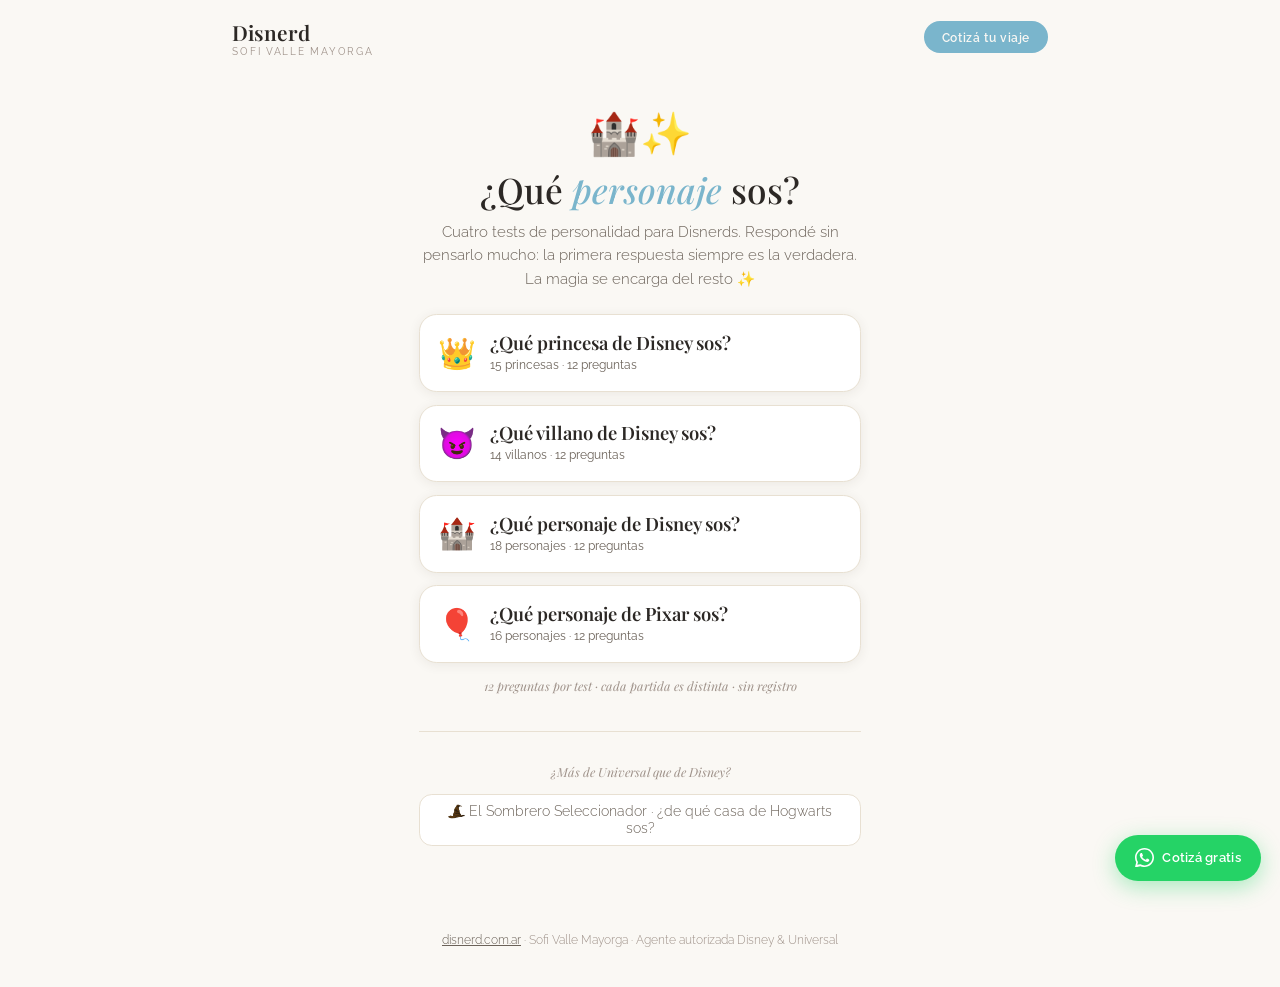
<file: personaje/index.html>
<!DOCTYPE html>
<html lang="es">
<head>
<meta charset="UTF-8">
<meta name="viewport" content="width=device-width, initial-scale=1.0">
<title>¿Qué personaje sos? · 4 tests de Disney y Pixar · Disnerd</title>
<link rel="icon" href="/favicon.ico" sizes="any">
  <link rel="icon" type="image/png" sizes="192x192" href="/favicon-192.png">
<link rel="apple-touch-icon" href="/apple-touch-icon.png">
<meta name="description" content="Cuatro tests de personalidad Disney: qué princesa sos, qué villano sos, qué personaje clásico y qué personaje de Pixar. Preguntas no obvias, gratis y sin registro.">
<link rel="canonical" href="https://disnerd.com.ar/personaje/">
<meta name="robots" content="index, follow">

<meta property="og:title" content="¿Qué personaje sos? · 4 tests de Disney y Pixar">
<meta property="og:description" content="Cuatro tests de personalidad Disney: princesas, villanos, clásicos y Pixar. Preguntas no obvias, gratis y sin registro.">
<meta property="og:url" content="https://disnerd.com.ar/personaje/">
<meta property="og:image" content="https://disnerd.com.ar/og/og-personaje.jpg"/>
<meta property="og:image:width" content="1200"/>
<meta property="og:image:height" content="630"/>
<meta property="og:type" content="website">
<meta property="og:site_name" content="Disnerd">
<meta name="twitter:card" content="summary_large_image"/>
<meta name="twitter:image" content="https://disnerd.com.ar/og/og-personaje.jpg"/>

<!-- Google tag (gtag.js) - Google Ads + GA4 -->
<script async src="https://www.googletagmanager.com/gtag/js?id=AW-18025415639"></script>
<script>
  window.dataLayer = window.dataLayer || [];
  function gtag(){dataLayer.push(arguments);}
  gtag('js', new Date());
  gtag('config', 'AW-18025415639');
  gtag('config', 'G-FP7MM2R3B7');
</script>

<link rel="preconnect" href="https://fonts.googleapis.com">
<link rel="preconnect" href="https://fonts.gstatic.com" crossorigin>
<link href="https://fonts.googleapis.com/css2?family=Playfair+Display:ital,wght@0,400;0,500;0,600;1,400;1,500&family=Raleway:wght@300;400;500;600;700&display=swap" rel="stylesheet">
<link rel="stylesheet" href="/juegos.css">
<link rel="stylesheet" href="/wa-flotante.css">
</head>
<body>

<nav>
  <a class="nav-logo" href="/">Disnerd<span>Sofi Valle Mayorga</span></a>
  <a href="https://wa.me/5491132924274?text=Hola%20Sofi!%20Vi%20tu%20p%C3%A1gina%20y%20quiero%20cotizar%20mi%20viaje%20a%20Disney" class="nav-cta">Cotizá tu viaje</a>
</nav>

<div class="wrap">

  <div id="scr-intro" class="intro fade-in">
    <div class="castillo">🏰✨</div>
    <h1>¿Qué <em>personaje</em> sos?</h1>
    <p>Cuatro tests de personalidad para Disnerds. Respondé sin pensarlo mucho: la primera respuesta siempre es la verdadera. La magia se encarga del resto ✨</p>
    <div id="menu-modos">
      <a class="modo-card" href="princesas/">
        <span class="m-emoji">👑</span>
        <span><span class="m-tit">¿Qué princesa de Disney sos?</span><br><span class="m-sub">15 princesas · 12 preguntas</span></span>
      </a>
      <a class="modo-card" href="villanos/">
        <span class="m-emoji">😈</span>
        <span><span class="m-tit">¿Qué villano de Disney sos?</span><br><span class="m-sub">14 villanos · 12 preguntas</span></span>
      </a>
      <a class="modo-card" href="clasicos/">
        <span class="m-emoji">🏰</span>
        <span><span class="m-tit">¿Qué personaje de Disney sos?</span><br><span class="m-sub">18 personajes · 12 preguntas</span></span>
      </a>
      <a class="modo-card" href="pixar/">
        <span class="m-emoji">🎈</span>
        <span><span class="m-tit">¿Qué personaje de Pixar sos?</span><br><span class="m-sub">16 personajes · 12 preguntas</span></span>
      </a>
    </div>
    <p class="mini">12 preguntas por test · cada partida es distinta · sin registro</p>

    <div class="otros-tests">
      <p class="mini">¿Más de Universal que de Disney?</p>
      <a class="otro-test" href="/sombrero/"><img class="ico-sombrero" src="/sombrero/sombrero-128.png" alt="" width="128" height="128"> El Sombrero Seleccionador · ¿de qué casa de Hogwarts sos?</a>
    </div>
  </div>

</div>

<footer>
  <a href="/">disnerd.com.ar</a> · Sofi Valle Mayorga · Agente autorizada Disney &amp; Universal
</footer>

<script src="/wa-flotante.js"></script>
<script src="/juegos-medicion.js"></script>
</body>
</html>
</file>
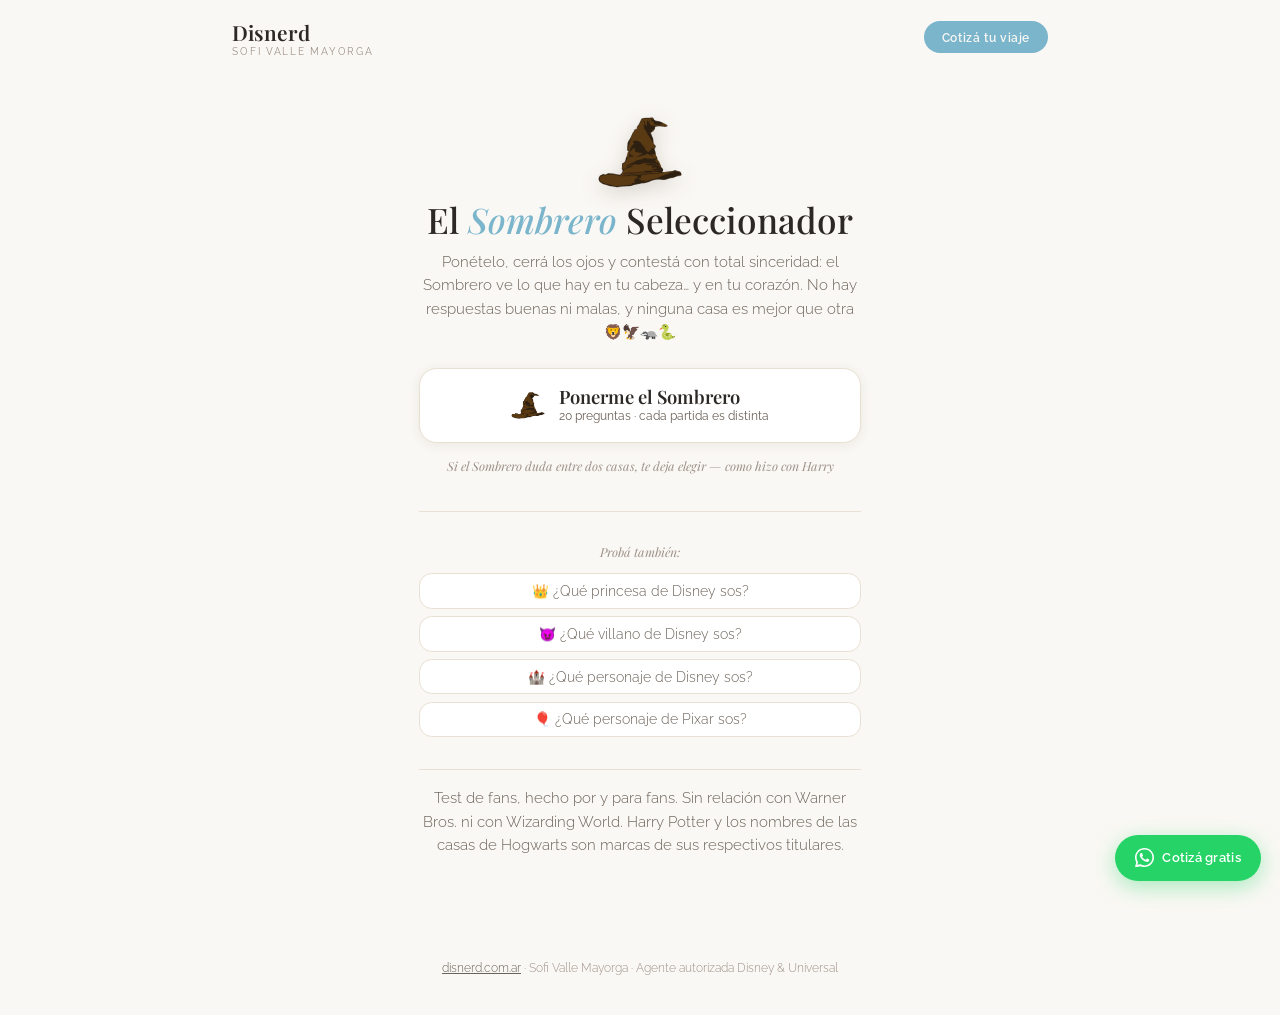
<file: sombrero/index.html>
<!DOCTYPE html>
<html lang="es">
<head>
<meta charset="UTF-8">
<meta name="viewport" content="width=device-width, initial-scale=1.0">
<title>El Sombrero Seleccionador · ¿De qué casa de Hogwarts sos? · Disnerd</title>
<link rel="icon" href="/favicon.ico" sizes="any">
  <link rel="icon" type="image/png" sizes="192x192" href="/favicon-192.png">
<link rel="apple-touch-icon" href="/apple-touch-icon.png">
<meta name="description" content="Ponete el Sombrero Seleccionador y descubrí si sos de Gryffindor, Ravenclaw, Hufflepuff o Slytherin. 20 preguntas de un banco de 54, cada partida distinta. Gratis y sin registro.">
<link rel="canonical" href="https://disnerd.com.ar/sombrero/">
<meta name="robots" content="index, follow">

<meta property="og:title" content="El Sombrero Seleccionador · ¿De qué casa de Hogwarts sos?">
<meta property="og:description" content="Ponete el Sombrero Seleccionador y descubrí si sos de Gryffindor, Ravenclaw, Hufflepuff o Slytherin. 20 preguntas de un banco de 54, cada partida distinta. Gratis y sin registro.">
<meta property="og:url" content="https://disnerd.com.ar/sombrero/">
<meta property="og:image" content="https://disnerd.com.ar/og/og-sombrero.jpg"/>
<meta property="og:image:width" content="1200"/>
<meta property="og:image:height" content="630"/>
<meta property="og:type" content="website">
<meta property="og:site_name" content="Disnerd">
<meta name="twitter:card" content="summary_large_image"/>
<meta name="twitter:image" content="https://disnerd.com.ar/og/og-sombrero.jpg"/>

<!-- Google tag (gtag.js) - Google Ads + GA4 -->
<script async src="https://www.googletagmanager.com/gtag/js?id=AW-18025415639"></script>
<script>
  window.dataLayer = window.dataLayer || [];
  function gtag(){dataLayer.push(arguments);}
  gtag('js', new Date());
  gtag('config', 'AW-18025415639');
  gtag('config', 'G-FP7MM2R3B7');
</script>

<link rel="preconnect" href="https://fonts.googleapis.com">
<link rel="preconnect" href="https://fonts.gstatic.com" crossorigin>
<link href="https://fonts.googleapis.com/css2?family=Playfair+Display:ital,wght@0,400;0,500;0,600;1,400;1,500&family=Raleway:wght@300;400;500;600;700&display=swap" rel="stylesheet">
<link rel="stylesheet" href="/juegos.css">
<link rel="stylesheet" href="/wa-flotante.css">
</head>
<body>

<nav>
  <a class="nav-logo" href="/">Disnerd<span>Sofi Valle Mayorga</span></a>
  <a href="https://wa.me/5491132924274?text=Hola%20Sofi!%20Vi%20tu%20p%C3%A1gina%20y%20quiero%20cotizar%20mi%20viaje%20a%20Disney" class="nav-cta">Cotizá tu viaje</a>
</nav>

<div class="wrap">

  <!-- INTRO -->
  <div id="sh-intro" class="intro fade-in">
    <img class="sh-hat" src="/sombrero/sombrero-256.png" alt="El Sombrero Seleccionador" width="256" height="256">
    <h1>El <em>Sombrero</em> Seleccionador</h1>
    <p>Ponételo, cerrá los ojos y contestá con total sinceridad: el Sombrero ve lo que hay en tu cabeza… y en tu corazón. No hay respuestas buenas ni malas, y ninguna casa es mejor que otra 🦁🦅🦡🐍</p>
    <button class="modo-card" id="sh-empezar" style="justify-content:center">
      <img class="m-emoji" src="/sombrero/sombrero-128.png" alt="" width="128" height="128">
      <span><span class="m-tit">Ponerme el Sombrero</span><br><span class="m-sub">20 preguntas · cada partida es distinta</span></span>
    </button>
    <p class="mini">Si el Sombrero duda entre dos casas, te deja elegir — como hizo con Harry</p>

    <div class="otros-tests">
      <p class="mini">Probá también:</p>
      <a class="otro-test" href="/personaje/princesas/">👑 ¿Qué princesa de Disney sos?</a>
      <a class="otro-test" href="/personaje/villanos/">😈 ¿Qué villano de Disney sos?</a>
      <a class="otro-test" href="/personaje/clasicos/">🏰 ¿Qué personaje de Disney sos?</a>
      <a class="otro-test" href="/personaje/pixar/">🎈 ¿Qué personaje de Pixar sos?</a>
    </div>

    <p class="sh-aviso">Test de fans, hecho por y para fans. Sin relación con Warner Bros. ni con Wizarding World. Harry Potter y los nombres de las casas de Hogwarts son marcas de sus respectivos titulares.</p>
  </div>

  <!-- PREGUNTAS -->
  <div id="sh-q" style="display:none">
    <div class="q-top">
      <span class="q-progress-txt" id="sh-num"></span>
      <img class="ico-sombrero" src="/sombrero/sombrero-128.png" alt="" width="128" height="128">
    </div>
    <div class="q-bar"><div class="q-bar-fill" id="sh-bar"></div></div>
    <div id="sh-body"></div>
    <button class="q-quit" onclick="shVolverIntro()">← Sacarme el Sombrero</button>
  </div>

  <!-- EL SOMBRERO PIENSA -->
  <div id="sh-calc" class="calc" style="display:none">
    <img class="sh-hat" src="/sombrero/sombrero-256.png" alt="" width="256" height="256">
    <div id="sh-calc-txt"></div>
  </div>

  <!-- DUDA (empate) -->
  <div id="sh-duda" style="display:none"></div>

  <!-- RESULTADO -->
  <div id="sh-res" class="res" style="display:none"></div>

</div>

<footer>
  <a href="/">disnerd.com.ar</a> · Sofi Valle Mayorga · Agente autorizada Disney &amp; Universal
</footer>

<script src="sombrero.js"></script>
<script src="/wa-flotante.js"></script>
<script src="/juegos-medicion.js"></script>
<script>
  document.getElementById('sh-empezar').addEventListener('click', shStart);
</script>
</body>
</html>
</file>
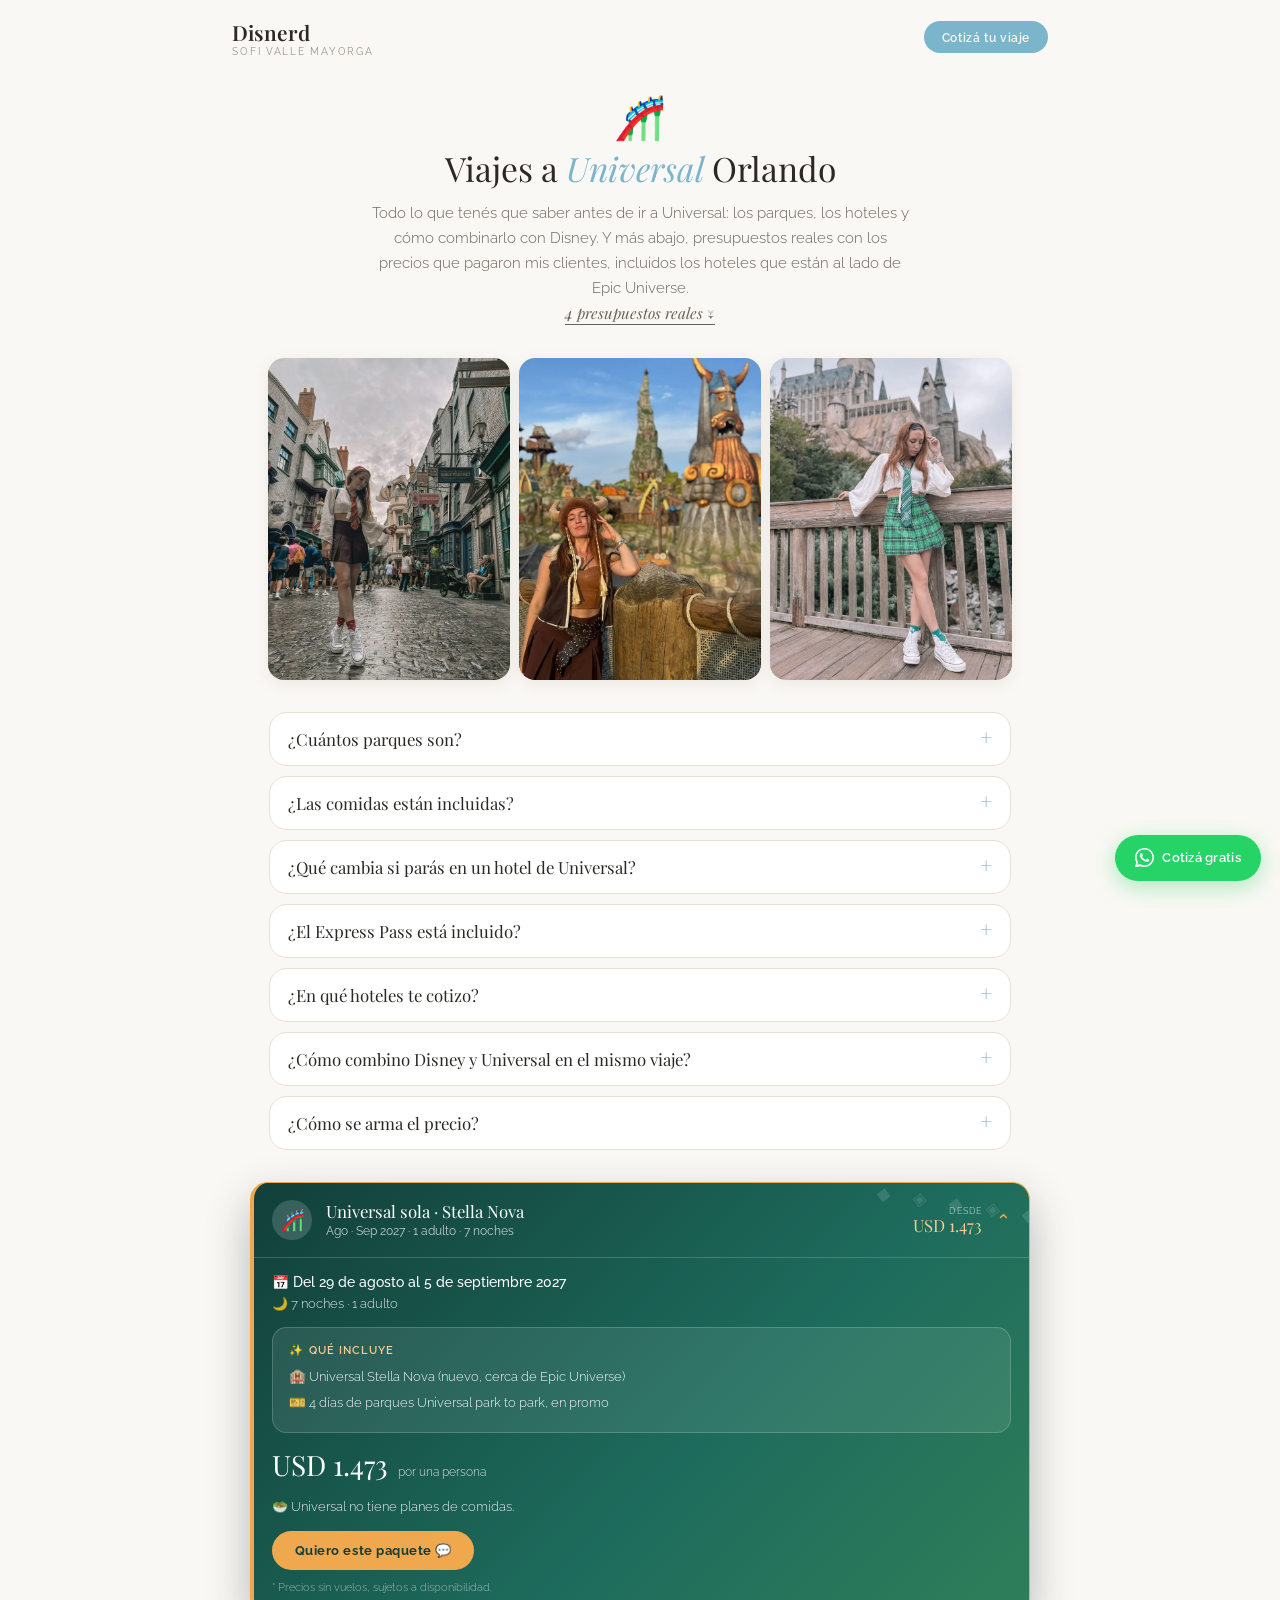
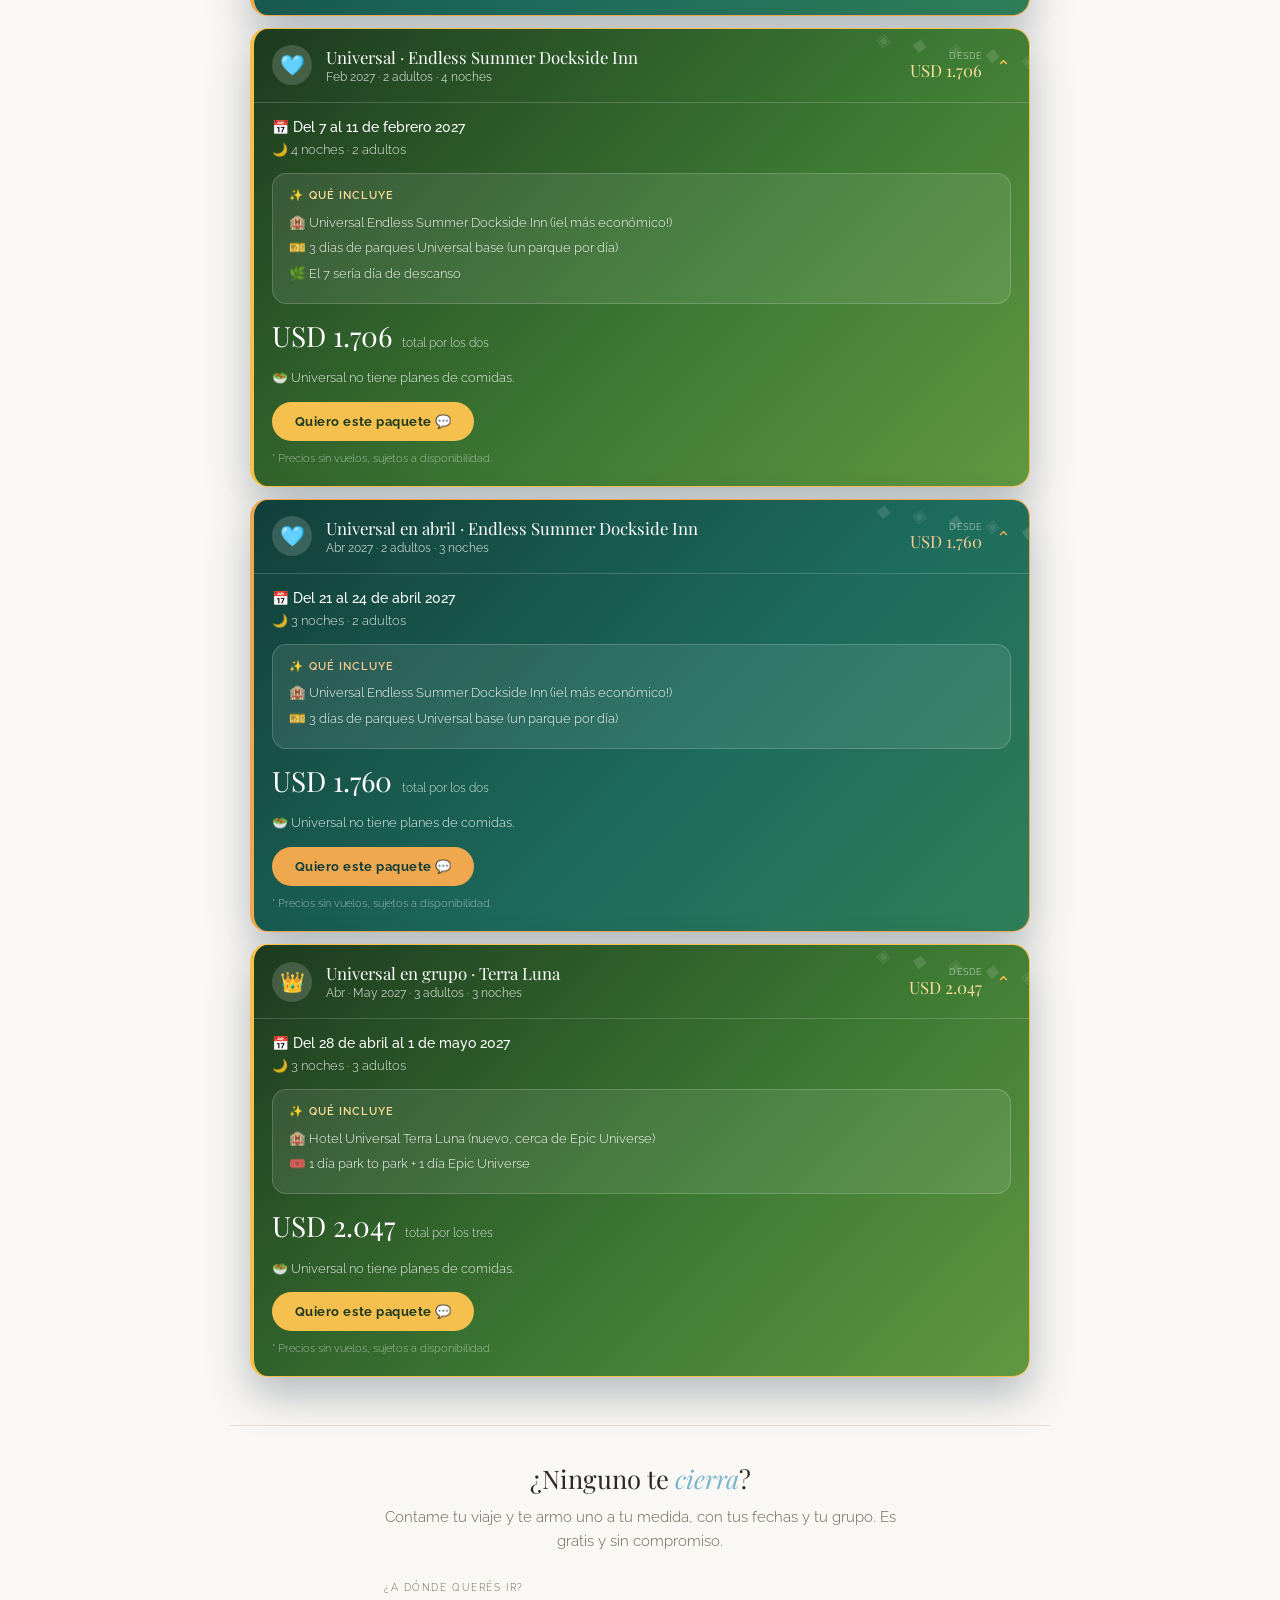
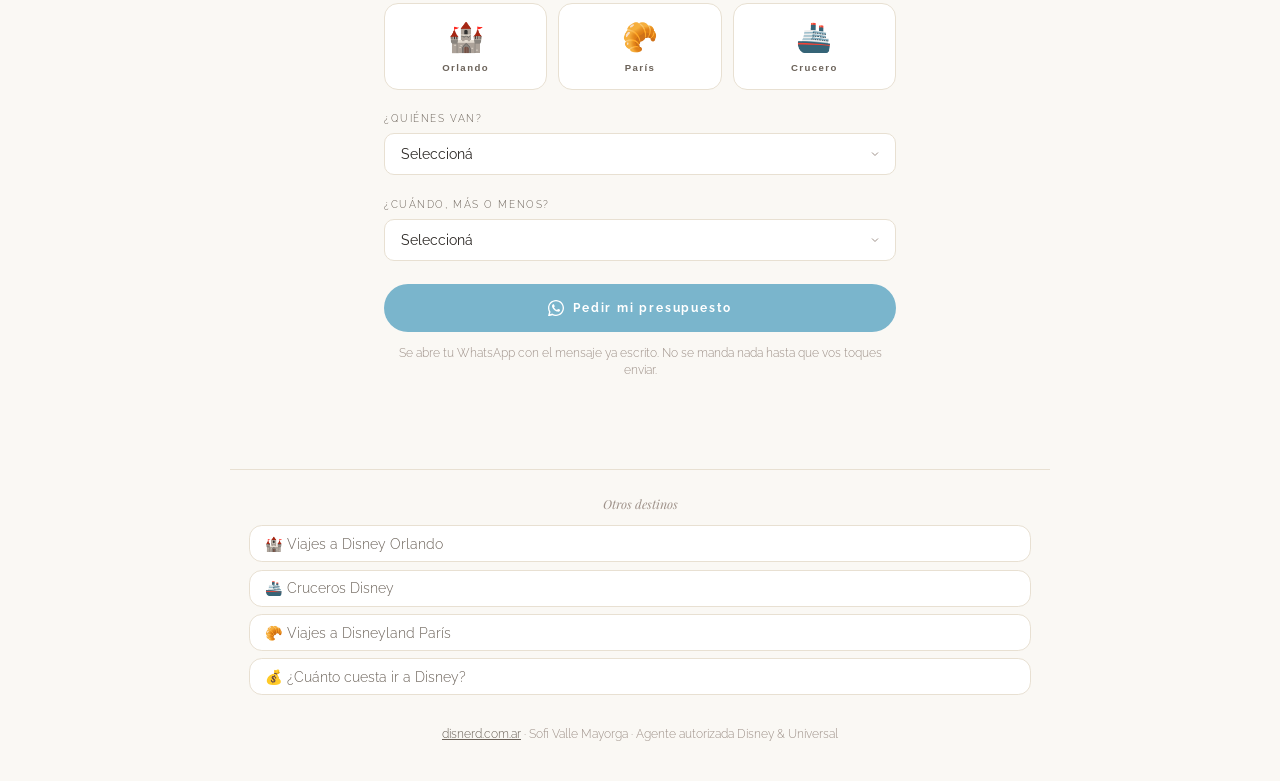
<file: universal-orlando/index.html>
<!DOCTYPE html>
<html lang="es">
<head>
<meta charset="UTF-8">
<meta name="viewport" content="width=device-width, initial-scale=1.0">
<title>Viajes a Universal Orlando · Presupuestos reales | Disnerd</title>
<meta name="description" content="Presupuestos reales de viajes a Universal Orlando y Epic Universe, con precios en dólares: hotel y entradas a los parques. Armados para clientes.">
<link rel="canonical" href="https://disnerd.com.ar/universal-orlando/">
<meta name="robots" content="index, follow">
<link rel="icon" href="/favicon.ico" sizes="any">
  <link rel="icon" type="image/png" sizes="192x192" href="/favicon-192.png">
<link rel="apple-touch-icon" href="/apple-touch-icon.png">

<meta property="og:title" content="Viajes a Universal Orlando · Presupuestos reales | Disnerd">
<meta property="og:description" content="Presupuestos reales de viajes a Universal Orlando y Epic Universe, con precios en dólares: hotel y entradas a los parques. Armados para clientes.">
<meta property="og:url" content="https://disnerd.com.ar/universal-orlando/">
<meta property="og:type" content="website">
<meta property="og:site_name" content="Disnerd">
<meta property="og:image" content="https://disnerd.com.ar/og/og-universal-orlando.jpg">
<meta property="og:image:width" content="1200">
<meta property="og:image:height" content="630">
<meta name="twitter:card" content="summary_large_image">
<meta name="twitter:image" content="https://disnerd.com.ar/og/og-universal-orlando.jpg">

<!-- Google tag (gtag.js) - Google Ads + GA4 -->
<script async src="https://www.googletagmanager.com/gtag/js?id=AW-18025415639"></script>
<script>
  window.dataLayer = window.dataLayer || [];
  function gtag(){dataLayer.push(arguments);}
  gtag('js', new Date());
  gtag('config', 'AW-18025415639');
  gtag('config', 'G-FP7MM2R3B7');
</script>

<link rel="preconnect" href="https://fonts.googleapis.com">
<link rel="preconnect" href="https://fonts.gstatic.com" crossorigin>
<link href="https://fonts.googleapis.com/css2?family=Playfair+Display:ital,wght@0,400;0,500;0,600;1,400;1,500&family=Raleway:wght@300;400;500;600;700&display=swap" rel="stylesheet">
<link rel="stylesheet" href="/juegos.css">
<link rel="stylesheet" href="/presupuestos.css">
<link rel="stylesheet" href="/destinos-info.css">
<link rel="stylesheet" href="/formulario.css">
<link rel="stylesheet" href="/wa-flotante.css">
<style>
  .dst { max-width: 820px; margin: 0 auto; padding: 0 1.2rem; }
  .dst-cab { text-align: center; padding: 1.4rem 0 2rem; }
  .dst-emoji { font-size: 2.6rem; line-height: 1; }
  .dst-cab h1 { font-family: 'Playfair Display', serif; font-size: 2.1rem; font-weight: 400;
                line-height: 1.15; margin: .7rem 0 .8rem; }
  .dst-cab h1 em { font-style: italic; color: var(--sky-soft); }
  .dst-cab p { font-size: .95rem; line-height: 1.65; color: var(--text-mid); max-width: 540px;
               margin: 0 auto; }
  /* La foto de Sofi, cuadrada. Punto intermedio: la vertical entera quedaba
     demasiado alta y la banda ancha tiraba tres cuartos de la imagen. Cada
     foto tiene su propio centro, porque el sujeto no esta en el mismo lugar. */
  /* Una foto por parque, las tres en fila. Verticales para no perder el castillo. */
  .dst-fotos { max-width: 820px; margin: 0 auto 2rem; padding: 0 1.2rem;
               display: grid; grid-template-columns: repeat(3, 1fr); gap: .6rem; }
  .dst-fotos img { width: 100%; height: auto; aspect-ratio: 3 / 4; object-fit: cover;
                   border-radius: 1rem; display: block; box-shadow: 0 4px 16px var(--sombra); }
  /* En el celular: Epic arriba, sola y mas grande; las otras dos abajo, una al lado de la otra */
  @media (max-width: 560px) {
    .dst-fotos { grid-template-columns: repeat(2, 1fr); }
    .dst-fotos .principal { grid-column: 1 / -1; order: -1; aspect-ratio: 4 / 5; object-position: center 35%; }
  }
  .dst-foto { margin: 0 auto 2rem; padding: 0 1.2rem; text-align: center; }
  .dst-foto img { width: 100%; max-width: 420px; height: auto; aspect-ratio: 1 / 1;
                  object-fit: cover; object-position: center 52%;
                  border-radius: 1.2rem; display: inline-block;
                  box-shadow: 0 6px 24px var(--sombra); }
  .dst-sep { max-width: 820px; margin: 3rem auto 0; padding: 2.2rem 1.2rem 0;
             border-top: 1px solid var(--warm); text-align: center; }
  .dst-sep h2 { font-family: 'Playfair Display', serif; font-size: 1.6rem; font-weight: 400;
                margin-bottom: .6rem; }
  .dst-sep h2 em { font-style: italic; color: var(--sky-soft); }
  .dst-sep p { font-size: .92rem; color: var(--text-mid); line-height: 1.6; max-width: 520px;
               margin: 0 auto 1.8rem; }
  .dst-otros { max-width: 820px; margin: 2.6rem auto 0; padding: 1.6rem 1.2rem 0;
               border-top: 1px solid var(--warm); }
  .dst-otros p { font-size: .78rem; color: var(--text-soft); text-align: center;
                 font-style: italic; font-family: 'Playfair Display', serif; margin-bottom: .8rem; }
  .dst-otros a { display: block; text-decoration: none; color: var(--text-mid); font-size: .88rem;
                 padding: .6rem .9rem; margin-bottom: .45rem; border: 1px solid var(--warm);
                 border-radius: .8rem; background: #fff; transition: border-color .12s, color .12s; }
  .dst-otros a:hover { border-color: var(--sky-mid); color: var(--text); }
  @media (max-width: 560px) { .dst-cab h1 { font-size: 1.75rem; } }
</style>
<!-- preguntas para Google (lo genera _tools/schema_preguntas.py) -->
<script type="application/ld+json">
{
 "@context": "https://schema.org",
 "@type": "FAQPage",
 "mainEntity": [
  {
   "@type": "Question",
   "name": "¿Cuántos parques son?",
   "acceptedAnswer": {
    "@type": "Answer",
    "text": "Tres parques y un parque de agua: Universal Studios Florida, Islands of Adventure, Epic Universe —el más nuevo— y Volcano Bay. Las entradas se arman según cuántos quieras conocer y cuántos días tengas. Volcano Bay, el de agua, se puede sumar al combo, pero hay que pedirlo: decime si lo querés adentro y te lo cotizo así."
   }
  },
  {
   "@type": "Question",
   "name": "¿Las comidas están incluidas?",
   "acceptedAnswer": {
    "@type": "Answer",
    "text": "No. A diferencia de Disney, Universal no tiene planes de comidas: se come a la carta y se paga en el momento. Tenelo en cuenta cuando compares un presupuesto de Universal contra uno de Disney, porque no están midiendo lo mismo."
   }
  },
  {
   "@type": "Question",
   "name": "¿Qué cambia si parás en un hotel de Universal?",
   "acceptedAnswer": {
    "@type": "Answer",
    "text": "Entrás una hora antes que el resto a Epic Universe y a Islands of Adventure. Esa hora se aprovecha para hacer, con muy poca fila, las atracciones que más tarde tienen mucha — todavía no entró la gente que no está hospedada adentro. Y tenés todos los transportes del complejo incluidos: los que conectan los parques entre sí, con los hoteles y con CityWalk."
   }
  },
  {
   "@type": "Question",
   "name": "¿El Express Pass está incluido?",
   "acceptedAnswer": {
    "@type": "Answer",
    "text": "No, se compra aparte. Viene incluido solo si parás en uno de los hoteles de lujo de Universal — y aun así, no sirve en Epic Universe. Los presupuestos de acá abajo son de hoteles económicos, así que ahí va por separado. Si querés uno de lujo, pedímelo y te lo cotizo."
   }
  },
  {
   "@type": "Question",
   "name": "¿En qué hoteles te cotizo?",
   "acceptedAnswer": {
    "@type": "Answer",
    "text": "En los del propio complejo. Los presupuestos de acá abajo son casos reales en los económicos —Endless Summer Dockside Inn, Stella Nova y Terra Luna—, de 3 a 7 noches, para una persona sola, una pareja y un grupo. Si preferís uno de lujo, pedímelo y te lo armo."
   }
  },
  {
   "@type": "Question",
   "name": "¿Cómo combino Disney y Universal en el mismo viaje?",
   "acceptedAnswer": {
    "@type": "Answer",
    "text": "Con qué empezar depende de lo que prefiera cada uno. Lo que sí te recomiendo es cambiar de hotel a mitad del viaje: los días de Disney, parar en un hotel de Disney, y los de Universal, en uno de Universal. Así aprovechás la entrada temprana y el transporte de cada complejo justo los días que los usás. En Universal eso hace una diferencia enorme: con la hora de ventaja en Epic Universe y en Islands of Adventure hacés lo más buscado, como el mundo de Harry Potter, antes de que llegue el resto de la gente. Cuando armamos tu viaje, te cotizo los dos hoteles juntos para que veas cómo te queda todo."
   }
  },
  {
   "@type": "Question",
   "name": "¿Cómo se arma el precio?",
   "acceptedAnswer": {
    "@type": "Answer",
    "text": "Cambia según el hotel y la cantidad de noches. Por eso acá abajo hay presupuestos distintos y no un precio único: para que veas a cuánto sale cada combinación de verdad. ¿Cuánto cuesta ir a Disney? Comparo los cuatro destinos con números reales →"
   }
  }
 ]
}
</script>
<!-- fin preguntas para Google -->
</head>
<body>

<nav>
  <a class="nav-logo" href="/">Disnerd<span>Sofi Valle Mayorga</span></a>
  <a href="https://wa.me/5491132924274?text=Hola%20Sofi!%20Vi%20tu%20p%C3%A1gina%20y%20quiero%20cotizar%20mi%20viaje" class="nav-cta">Cotizá tu viaje</a>
</nav>

<div class="dst">
  <header class="dst-cab">
    <div class="dst-emoji">🎢</div>
    <h1>Viajes a <em>Universal</em> Orlando</h1>
    <p>Todo lo que tenés que saber antes de ir a Universal: los parques, los hoteles y cómo combinarlo con Disney. Y más abajo, presupuestos reales con los precios que pagaron mis clientes, incluidos los hoteles que están al lado de Epic Universe.</p>
    <p class="pr-cuenta" id="pr-cuenta"></p>
  </header>

  <div class="dst-fotos">
    <img src="/foto-universal-studios.webp" alt="Sofi en el Callejón Diagon de Universal Studios Florida" width="720" height="960">
    <img class="principal" src="/foto-universal-epic.webp" alt="Sofi en la Isla de Berk de Epic Universe" width="720" height="960">
    <img src="/foto-universal-ioa.webp" alt="Sofi frente al castillo de Hogwarts en Islands of Adventure" width="720" height="960">
  </div>

  <div class="dst-info">
    <details>
      <summary>¿Cuántos parques son?</summary>
      <div>
        <p>Tres parques y un parque de agua: Universal Studios Florida, Islands of Adventure,
           <b>Epic Universe</b> —el más nuevo— y Volcano Bay. Las entradas se arman según cuántos
           quieras conocer y cuántos días tengas.</p>
        <p>Volcano Bay, el de agua, <b>se puede sumar al combo</b>, pero hay que pedirlo: decime si
           lo querés adentro y te lo cotizo así.</p>
      </div>
    </details>
    <details>
      <summary>¿Las comidas están incluidas?</summary>
      <div>
        <p>No. A diferencia de Disney, <b>Universal no tiene planes de comidas</b>: se come a la
           carta y se paga en el momento. Tenelo en cuenta cuando compares un presupuesto de
           Universal contra uno de Disney, porque no están midiendo lo mismo.</p>
      </div>
    </details>
    <details>
      <summary>¿Qué cambia si parás en un hotel de Universal?</summary>
      <div>
        <p><b>Entrás una hora antes que el resto a Epic Universe y a Islands of Adventure.</b>
           Esa hora se aprovecha para hacer, con muy poca fila, las atracciones que más tarde
           tienen mucha — todavía no entró la gente que no está hospedada adentro.</p>
        <p>Y tenés <b>todos los transportes del complejo incluidos</b>: los que conectan los
           parques entre sí, con los hoteles y con CityWalk.</p>
      </div>
    </details>
    <details>
      <summary>¿El Express Pass está incluido?</summary>
      <div>
        <p>No, se compra aparte. Viene incluido solo si parás en uno de los hoteles de lujo de
           Universal — y aun así, no sirve en Epic Universe. Los presupuestos de acá abajo son de
           hoteles económicos, así que ahí va por separado. Si querés uno de lujo, pedímelo y te
           lo cotizo.</p>
      </div>
    </details>
    <details>
      <summary>¿En qué hoteles te cotizo?</summary>
      <div>
        <p>En los del propio complejo. Los presupuestos de acá abajo son casos reales en los
           económicos —<b>Endless Summer Dockside Inn</b>, <b>Stella Nova</b> y <b>Terra Luna</b>—,
           de 3 a 7 noches, para una persona sola, una pareja y un grupo. <b>Si preferís uno de
           lujo, pedímelo y te lo armo.</b></p>
      </div>
    </details>
    <details>
      <summary>¿Cómo combino Disney y Universal en el mismo viaje?</summary>
      <div>
        <p>Con qué empezar depende de lo que prefiera cada uno. Lo que sí te recomiendo es
           <b>cambiar de hotel a mitad del viaje</b>: los días de Disney, parar en un hotel de
           Disney, y los de Universal, en uno de Universal.</p>
        <p>Así aprovechás la entrada temprana y el transporte de cada complejo justo los días que
           los usás. En Universal eso hace una diferencia enorme: con la hora de ventaja en
           <b>Epic Universe</b> y en <b>Islands of Adventure</b> hacés lo más buscado, como el mundo
           de Harry Potter, antes de que llegue el resto de la gente.</p>
        <p>Cuando armamos tu viaje, te cotizo los dos hoteles juntos para que veas cómo te queda
           todo.</p>
      </div>
    </details>
    <details>
      <summary>¿Cómo se arma el precio?</summary>
      <div>
        <p>Cambia según el hotel y la cantidad de noches. Por eso acá abajo hay presupuestos
           distintos y no un precio único: para que veas a cuánto sale cada combinación de verdad.</p>
      
        <p><a href="/cuanto-cuesta-ir-a-disney/">¿Cuánto cuesta ir a Disney? Comparo los cuatro destinos con números reales →</a></p>
      </div>
    </details>
  </div>

  <div class="pr-lista" id="pr-lista"></div>
</div>

<section class="dst-sep" id="cotiza">
  <h2>¿Ninguno te <em>cierra</em>?</h2>
  <p>Contame tu viaje y te armo uno a tu medida, con tus fechas y tu grupo.
     Es gratis y sin compromiso.</p>
</section>
<div style="max-width:560px;margin:0 auto;padding:0 1.5rem 3rem;" id="form-cotiza"></div>

<div class="dst-otros">
  <p>Otros destinos</p>
  <a href="/disney-orlando/">🏰 Viajes a Disney Orlando</a>
  <a href="/cruceros-disney/">🚢 Cruceros Disney</a>
  <a href="/disneyland-paris/">🥐 Viajes a Disneyland París</a>
    <a href="/cuanto-cuesta-ir-a-disney/">💰 ¿Cuánto cuesta ir a Disney?</a>
  </div>

<footer>
  <a href="/">disnerd.com.ar</a> · Sofi Valle Mayorga · Agente autorizada Disney &amp; Universal
</footer>

<script>window.PR_DESTINO = 'universal';</script>
<script src="/presupuestos.js"></script>
<script src="/formulario.js"></script>
<script src="/wa-flotante.js"></script>
<script src="/juegos-medicion.js"></script>
<script src="/destinos-info.js"></script>
</body>
</html>
</file>
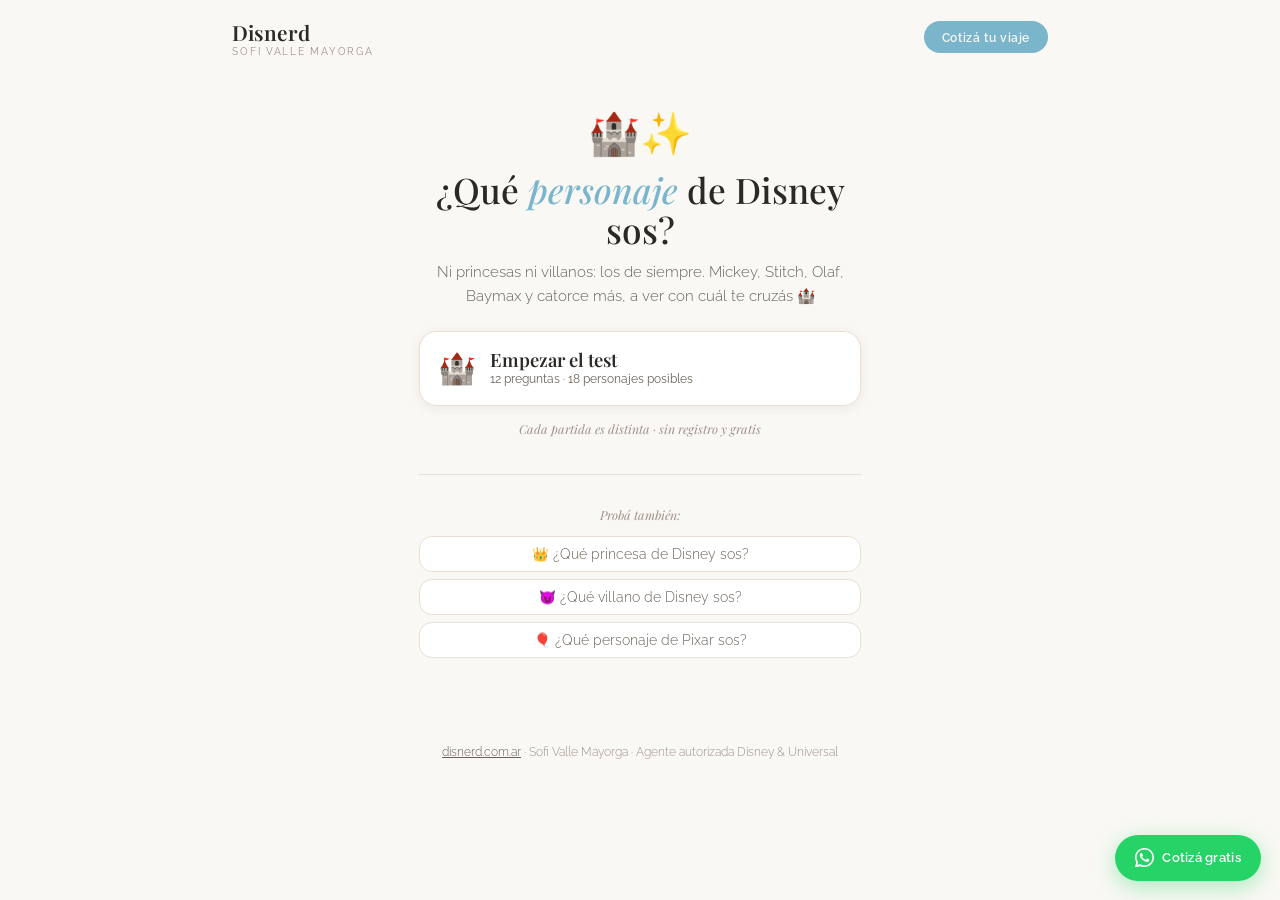
<file: personaje/clasicos/index.html>
<!DOCTYPE html>
<html lang="es">
<head>
<meta charset="UTF-8">
<meta name="viewport" content="width=device-width, initial-scale=1.0">
<title>¿Qué personaje de Disney sos? · Test · Disnerd</title>
<link rel="icon" href="/favicon.ico" sizes="any">
  <link rel="icon" type="image/png" sizes="192x192" href="/favicon-192.png">
<link rel="apple-touch-icon" href="/apple-touch-icon.png">
<meta name="description" content="Test de personalidad Disney: ni princesas ni villanos, los personajes de siempre. 18 posibles, de Mickey a Stitch. Preguntas no obvias, gratis.">
<link rel="canonical" href="https://disnerd.com.ar/personaje/clasicos/">
<meta name="robots" content="index, follow">

<meta property="og:title" content="¿Qué personaje de Disney sos? · Test · Disnerd">
<meta property="og:description" content="Test de personalidad Disney: ni princesas ni villanos, los personajes de siempre. 18 posibles, de Mickey a Stitch. Preguntas no obvias, gratis.">
<meta property="og:url" content="https://disnerd.com.ar/personaje/clasicos/">
<meta property="og:image" content="https://disnerd.com.ar/og/og-clasicos.jpg"/>
<meta property="og:image:width" content="1200"/>
<meta property="og:image:height" content="630"/>
<meta property="og:type" content="website">
<meta property="og:site_name" content="Disnerd">
<meta name="twitter:card" content="summary_large_image"/>
<meta name="twitter:image" content="https://disnerd.com.ar/og/og-clasicos.jpg"/>

<!-- Google tag (gtag.js) - Google Ads + GA4 -->
<script async src="https://www.googletagmanager.com/gtag/js?id=AW-18025415639"></script>
<script>
  window.dataLayer = window.dataLayer || [];
  function gtag(){dataLayer.push(arguments);}
  gtag('js', new Date());
  gtag('config', 'AW-18025415639');
  gtag('config', 'G-FP7MM2R3B7');
</script>

<link rel="preconnect" href="https://fonts.googleapis.com">
<link rel="preconnect" href="https://fonts.gstatic.com" crossorigin>
<link href="https://fonts.googleapis.com/css2?family=Playfair+Display:ital,wght@0,400;0,500;0,600;1,400;1,500&family=Raleway:wght@300;400;500;600;700&display=swap" rel="stylesheet">
<link rel="stylesheet" href="/juegos.css">
<link rel="stylesheet" href="/wa-flotante.css">
</head>
<body>

<nav>
  <a class="nav-logo" href="/">Disnerd<span>Sofi Valle Mayorga</span></a>
  <a href="https://wa.me/5491132924274?text=Hola%20Sofi!%20Vi%20tu%20p%C3%A1gina%20y%20quiero%20cotizar%20mi%20viaje%20a%20Disney" class="nav-cta">Cotizá tu viaje</a>
</nav>

<div class="wrap">

  <!-- INTRO -->
  <div id="scr-intro" class="intro fade-in">
    <div class="castillo">🏰✨</div>
    <h1>¿Qué <em>personaje</em> de Disney sos?</h1>
    <p>Ni princesas ni villanos: los de siempre. Mickey, Stitch, Olaf, Baymax y catorce más, a ver con cuál te cruzás 🏰</p>
    <button class="modo-card" id="btn-empezar">
      <span class="m-emoji">🏰</span>
      <span><span class="m-tit">Empezar el test</span><br><span class="m-sub">12 preguntas · 18 personajes posibles</span></span>
    </button>
    <p class="mini">Cada partida es distinta · sin registro y gratis</p>

    <div class="otros-tests">
      <p class="mini">Probá también:</p>
      <a class="otro-test" href="../princesas/">👑 ¿Qué princesa de Disney sos?</a>
      <a class="otro-test" href="../villanos/">😈 ¿Qué villano de Disney sos?</a>
      <a class="otro-test" href="../pixar/">🎈 ¿Qué personaje de Pixar sos?</a>
    </div>
  </div>

  <!-- PREGUNTAS -->
  <div id="scr-q" style="display:none">
    <div class="q-top">
      <span class="q-progress-txt" id="q-num"></span>
      <span class="q-progress-txt" id="q-modo-emoji"></span>
    </div>
    <div class="q-bar"><div class="q-bar-fill" id="q-bar"></div></div>
    <div id="q-body"></div>
    <button class="q-quit" onclick="resetQuiz()">← Volver</button>
  </div>

  <!-- CALCULANDO -->
  <div id="scr-calc" class="calc" style="display:none">
    <div class="spark">🪄</div>
    <p>La magia está decidiendo…</p>
  </div>

  <!-- RESULTADO -->
  <div id="scr-res" class="res" style="display:none"></div>

</div>

<footer>
  <a href="/">disnerd.com.ar</a> · Sofi Valle Mayorga · Agente autorizada Disney &amp; Universal
</footer>

<script>window.MODO_FIJO = 'clasicos';</script>
<script src="../quiz.js"></script>
<script src="/wa-flotante.js"></script>
<script src="/juegos-medicion.js"></script>
</body>
</html>
</file>
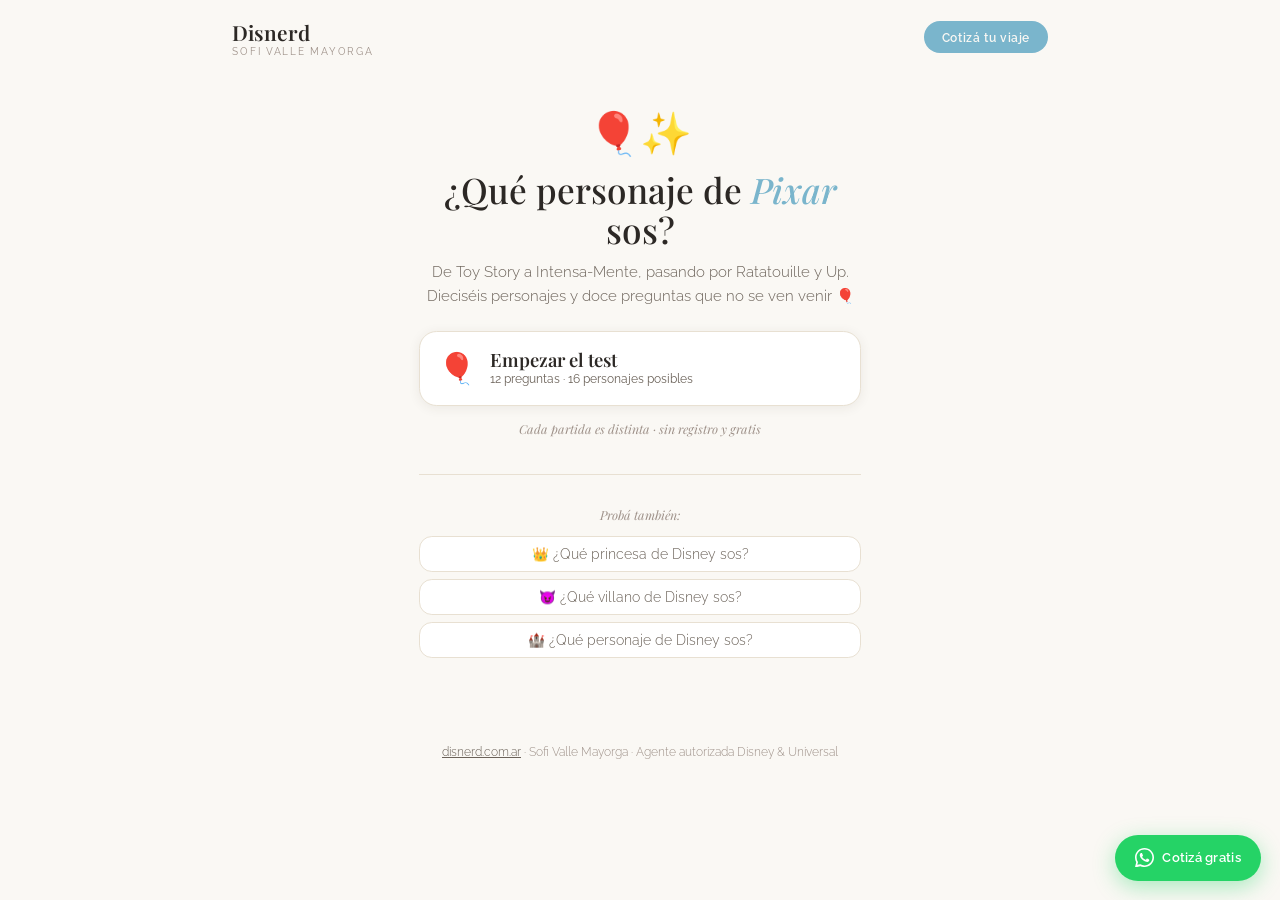
<file: personaje/pixar/index.html>
<!DOCTYPE html>
<html lang="es">
<head>
<meta charset="UTF-8">
<meta name="viewport" content="width=device-width, initial-scale=1.0">
<title>¿Qué personaje de Pixar sos? · Test · Disnerd</title>
<link rel="icon" href="/favicon.ico" sizes="any">
  <link rel="icon" type="image/png" sizes="192x192" href="/favicon-192.png">
<link rel="apple-touch-icon" href="/apple-touch-icon.png">
<meta name="description" content="Test de personalidad Pixar: descubrí qué personaje sos. De Toy Story a Intensa-Mente, 16 posibles y preguntas que no se ven venir. Gratis.">
<link rel="canonical" href="https://disnerd.com.ar/personaje/pixar/">
<meta name="robots" content="index, follow">

<meta property="og:title" content="¿Qué personaje de Pixar sos? · Test · Disnerd">
<meta property="og:description" content="Test de personalidad Pixar: descubrí qué personaje sos. De Toy Story a Intensa-Mente, 16 posibles y preguntas que no se ven venir. Gratis.">
<meta property="og:url" content="https://disnerd.com.ar/personaje/pixar/">
<meta property="og:image" content="https://disnerd.com.ar/og/og-pixar.jpg"/>
<meta property="og:image:width" content="1200"/>
<meta property="og:image:height" content="630"/>
<meta property="og:type" content="website">
<meta property="og:site_name" content="Disnerd">
<meta name="twitter:card" content="summary_large_image"/>
<meta name="twitter:image" content="https://disnerd.com.ar/og/og-pixar.jpg"/>

<!-- Google tag (gtag.js) - Google Ads + GA4 -->
<script async src="https://www.googletagmanager.com/gtag/js?id=AW-18025415639"></script>
<script>
  window.dataLayer = window.dataLayer || [];
  function gtag(){dataLayer.push(arguments);}
  gtag('js', new Date());
  gtag('config', 'AW-18025415639');
  gtag('config', 'G-FP7MM2R3B7');
</script>

<link rel="preconnect" href="https://fonts.googleapis.com">
<link rel="preconnect" href="https://fonts.gstatic.com" crossorigin>
<link href="https://fonts.googleapis.com/css2?family=Playfair+Display:ital,wght@0,400;0,500;0,600;1,400;1,500&family=Raleway:wght@300;400;500;600;700&display=swap" rel="stylesheet">
<link rel="stylesheet" href="/juegos.css">
<link rel="stylesheet" href="/wa-flotante.css">
</head>
<body>

<nav>
  <a class="nav-logo" href="/">Disnerd<span>Sofi Valle Mayorga</span></a>
  <a href="https://wa.me/5491132924274?text=Hola%20Sofi!%20Vi%20tu%20p%C3%A1gina%20y%20quiero%20cotizar%20mi%20viaje%20a%20Disney" class="nav-cta">Cotizá tu viaje</a>
</nav>

<div class="wrap">

  <!-- INTRO -->
  <div id="scr-intro" class="intro fade-in">
    <div class="castillo">🎈✨</div>
    <h1>¿Qué personaje de <em>Pixar</em> sos?</h1>
    <p>De Toy Story a Intensa-Mente, pasando por Ratatouille y Up. Dieciséis personajes y doce preguntas que no se ven venir 🎈</p>
    <button class="modo-card" id="btn-empezar">
      <span class="m-emoji">🎈</span>
      <span><span class="m-tit">Empezar el test</span><br><span class="m-sub">12 preguntas · 16 personajes posibles</span></span>
    </button>
    <p class="mini">Cada partida es distinta · sin registro y gratis</p>

    <div class="otros-tests">
      <p class="mini">Probá también:</p>
      <a class="otro-test" href="../princesas/">👑 ¿Qué princesa de Disney sos?</a>
      <a class="otro-test" href="../villanos/">😈 ¿Qué villano de Disney sos?</a>
      <a class="otro-test" href="../clasicos/">🏰 ¿Qué personaje de Disney sos?</a>
    </div>
  </div>

  <!-- PREGUNTAS -->
  <div id="scr-q" style="display:none">
    <div class="q-top">
      <span class="q-progress-txt" id="q-num"></span>
      <span class="q-progress-txt" id="q-modo-emoji"></span>
    </div>
    <div class="q-bar"><div class="q-bar-fill" id="q-bar"></div></div>
    <div id="q-body"></div>
    <button class="q-quit" onclick="resetQuiz()">← Volver</button>
  </div>

  <!-- CALCULANDO -->
  <div id="scr-calc" class="calc" style="display:none">
    <div class="spark">🪄</div>
    <p>La magia está decidiendo…</p>
  </div>

  <!-- RESULTADO -->
  <div id="scr-res" class="res" style="display:none"></div>

</div>

<footer>
  <a href="/">disnerd.com.ar</a> · Sofi Valle Mayorga · Agente autorizada Disney &amp; Universal
</footer>

<script>window.MODO_FIJO = 'pixar';</script>
<script src="../quiz.js"></script>
<script src="/wa-flotante.js"></script>
<script src="/juegos-medicion.js"></script>
</body>
</html>
</file>
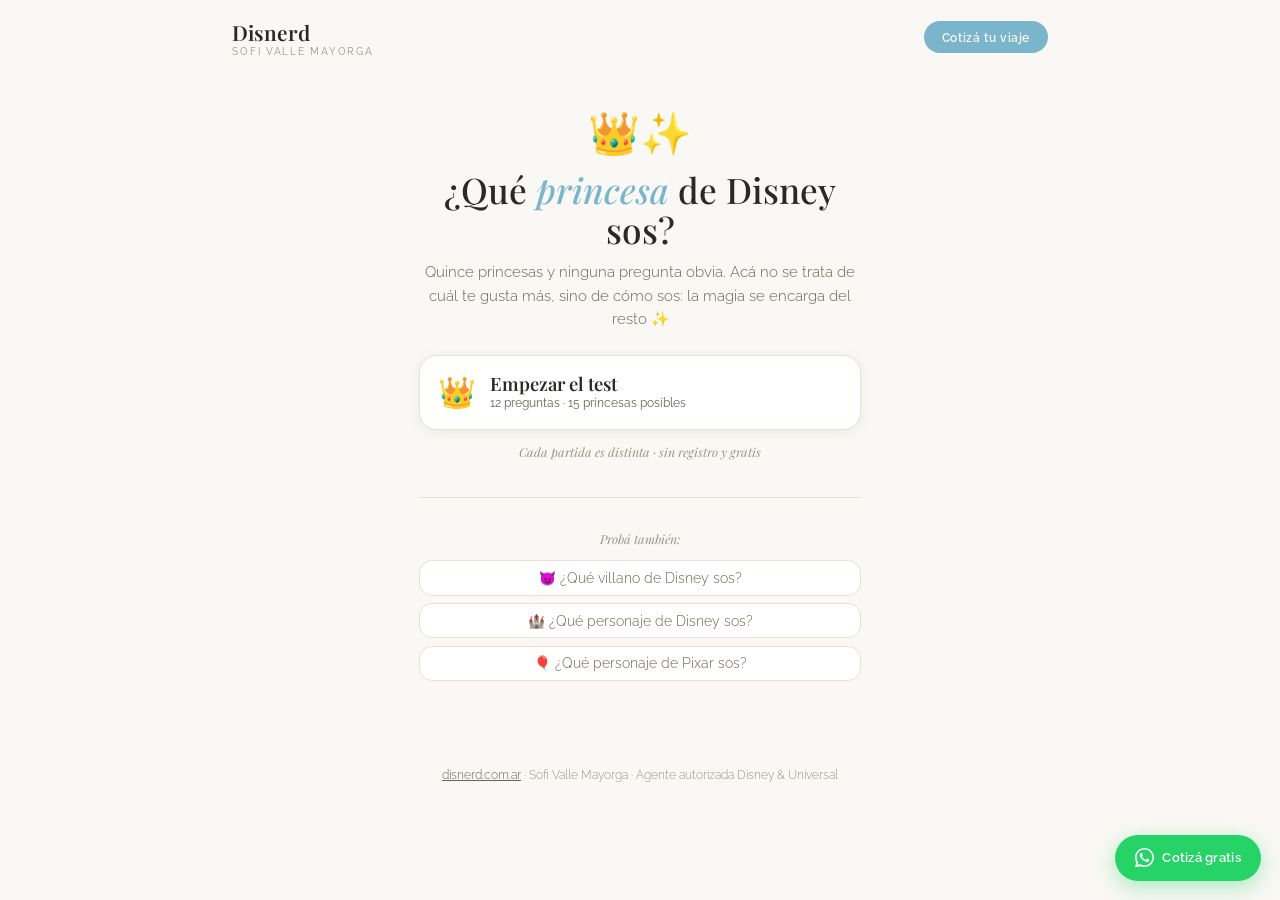
<file: personaje/princesas/index.html>
<!DOCTYPE html>
<html lang="es">
<head>
<meta charset="UTF-8">
<meta name="viewport" content="width=device-width, initial-scale=1.0">
<title>¿Qué princesa de Disney sos? · Test · Disnerd</title>
<link rel="icon" href="/favicon.ico" sizes="any">
  <link rel="icon" type="image/png" sizes="192x192" href="/favicon-192.png">
<link rel="apple-touch-icon" href="/apple-touch-icon.png">
<meta name="description" content="Test de personalidad: descubrí qué princesa de Disney sos. 15 princesas, de Blancanieves a Raya, y preguntas nada obvias. Gratis y sin registro.">
<link rel="canonical" href="https://disnerd.com.ar/personaje/princesas/">
<meta name="robots" content="index, follow">

<meta property="og:title" content="¿Qué princesa de Disney sos? · Test · Disnerd">
<meta property="og:description" content="Test de personalidad: descubrí qué princesa de Disney sos. 15 princesas, de Blancanieves a Raya, y preguntas nada obvias. Gratis y sin registro.">
<meta property="og:url" content="https://disnerd.com.ar/personaje/princesas/">
<meta property="og:image" content="https://disnerd.com.ar/og/og-princesas.jpg"/>
<meta property="og:image:width" content="1200"/>
<meta property="og:image:height" content="630"/>
<meta property="og:type" content="website">
<meta property="og:site_name" content="Disnerd">
<meta name="twitter:card" content="summary_large_image"/>
<meta name="twitter:image" content="https://disnerd.com.ar/og/og-princesas.jpg"/>

<!-- Google tag (gtag.js) - Google Ads + GA4 -->
<script async src="https://www.googletagmanager.com/gtag/js?id=AW-18025415639"></script>
<script>
  window.dataLayer = window.dataLayer || [];
  function gtag(){dataLayer.push(arguments);}
  gtag('js', new Date());
  gtag('config', 'AW-18025415639');
  gtag('config', 'G-FP7MM2R3B7');
</script>

<link rel="preconnect" href="https://fonts.googleapis.com">
<link rel="preconnect" href="https://fonts.gstatic.com" crossorigin>
<link href="https://fonts.googleapis.com/css2?family=Playfair+Display:ital,wght@0,400;0,500;0,600;1,400;1,500&family=Raleway:wght@300;400;500;600;700&display=swap" rel="stylesheet">
<link rel="stylesheet" href="/juegos.css">
<link rel="stylesheet" href="/wa-flotante.css">
</head>
<body>

<nav>
  <a class="nav-logo" href="/">Disnerd<span>Sofi Valle Mayorga</span></a>
  <a href="https://wa.me/5491132924274?text=Hola%20Sofi!%20Vi%20tu%20p%C3%A1gina%20y%20quiero%20cotizar%20mi%20viaje%20a%20Disney" class="nav-cta">Cotizá tu viaje</a>
</nav>

<div class="wrap">

  <!-- INTRO -->
  <div id="scr-intro" class="intro fade-in">
    <div class="castillo">👑✨</div>
    <h1>¿Qué <em>princesa</em> de Disney sos?</h1>
    <p>Quince princesas y ninguna pregunta obvia. Acá no se trata de cuál te gusta más, sino de cómo sos: la magia se encarga del resto ✨</p>
    <button class="modo-card" id="btn-empezar">
      <span class="m-emoji">👑</span>
      <span><span class="m-tit">Empezar el test</span><br><span class="m-sub">12 preguntas · 15 princesas posibles</span></span>
    </button>
    <p class="mini">Cada partida es distinta · sin registro y gratis</p>

    <div class="otros-tests">
      <p class="mini">Probá también:</p>
      <a class="otro-test" href="../villanos/">😈 ¿Qué villano de Disney sos?</a>
      <a class="otro-test" href="../clasicos/">🏰 ¿Qué personaje de Disney sos?</a>
      <a class="otro-test" href="../pixar/">🎈 ¿Qué personaje de Pixar sos?</a>
    </div>
  </div>

  <!-- PREGUNTAS -->
  <div id="scr-q" style="display:none">
    <div class="q-top">
      <span class="q-progress-txt" id="q-num"></span>
      <span class="q-progress-txt" id="q-modo-emoji"></span>
    </div>
    <div class="q-bar"><div class="q-bar-fill" id="q-bar"></div></div>
    <div id="q-body"></div>
    <button class="q-quit" onclick="resetQuiz()">← Volver</button>
  </div>

  <!-- CALCULANDO -->
  <div id="scr-calc" class="calc" style="display:none">
    <div class="spark">🪄</div>
    <p>La magia está decidiendo…</p>
  </div>

  <!-- RESULTADO -->
  <div id="scr-res" class="res" style="display:none"></div>

</div>

<footer>
  <a href="/">disnerd.com.ar</a> · Sofi Valle Mayorga · Agente autorizada Disney &amp; Universal
</footer>

<script>window.MODO_FIJO = 'princesas';</script>
<script src="../quiz.js"></script>
<script src="/wa-flotante.js"></script>
<script src="/juegos-medicion.js"></script>
</body>
</html>
</file>
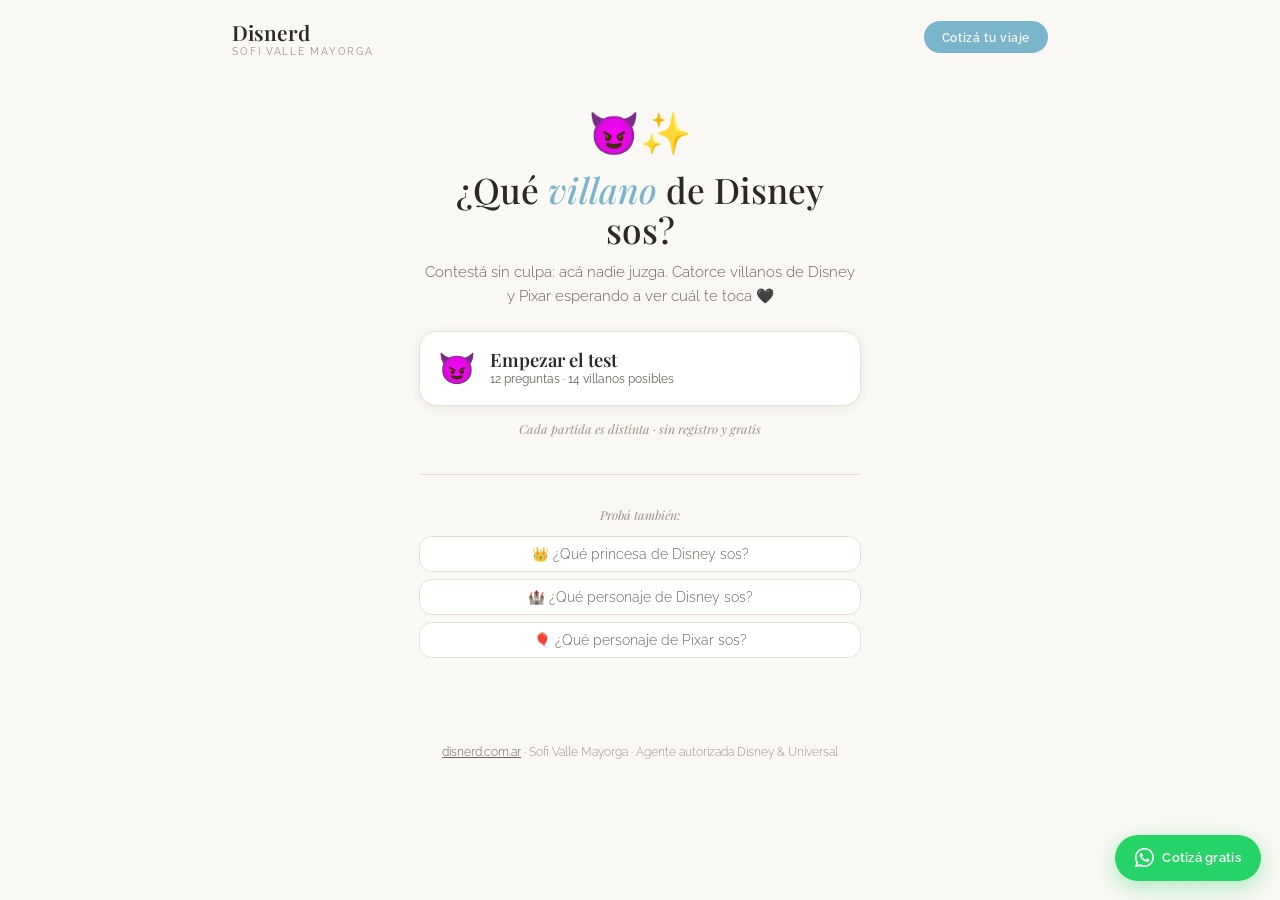
<file: personaje/villanos/index.html>
<!DOCTYPE html>
<html lang="es">
<head>
<meta charset="UTF-8">
<meta name="viewport" content="width=device-width, initial-scale=1.0">
<title>¿Qué villano de Disney sos? · Test · Disnerd</title>
<link rel="icon" href="/favicon.ico" sizes="any">
  <link rel="icon" type="image/png" sizes="192x192" href="/favicon-192.png">
<link rel="apple-touch-icon" href="/apple-touch-icon.png">
<meta name="description" content="Test de personalidad: descubrí qué villano de Disney o Pixar sos. 14 villanos, de Úrsula a Syndrome, con preguntas en modo villano. Gratis.">
<link rel="canonical" href="https://disnerd.com.ar/personaje/villanos/">
<meta name="robots" content="index, follow">

<meta property="og:title" content="¿Qué villano de Disney sos? · Test · Disnerd">
<meta property="og:description" content="Test de personalidad: descubrí qué villano de Disney o Pixar sos. 14 villanos, de Úrsula a Syndrome, con preguntas en modo villano. Gratis.">
<meta property="og:url" content="https://disnerd.com.ar/personaje/villanos/">
<meta property="og:image" content="https://disnerd.com.ar/og/og-villanos.jpg"/>
<meta property="og:image:width" content="1200"/>
<meta property="og:image:height" content="630"/>
<meta property="og:type" content="website">
<meta property="og:site_name" content="Disnerd">
<meta name="twitter:card" content="summary_large_image"/>
<meta name="twitter:image" content="https://disnerd.com.ar/og/og-villanos.jpg"/>

<!-- Google tag (gtag.js) - Google Ads + GA4 -->
<script async src="https://www.googletagmanager.com/gtag/js?id=AW-18025415639"></script>
<script>
  window.dataLayer = window.dataLayer || [];
  function gtag(){dataLayer.push(arguments);}
  gtag('js', new Date());
  gtag('config', 'AW-18025415639');
  gtag('config', 'G-FP7MM2R3B7');
</script>

<link rel="preconnect" href="https://fonts.googleapis.com">
<link rel="preconnect" href="https://fonts.gstatic.com" crossorigin>
<link href="https://fonts.googleapis.com/css2?family=Playfair+Display:ital,wght@0,400;0,500;0,600;1,400;1,500&family=Raleway:wght@300;400;500;600;700&display=swap" rel="stylesheet">
<link rel="stylesheet" href="/juegos.css">
<link rel="stylesheet" href="/wa-flotante.css">
</head>
<body>

<nav>
  <a class="nav-logo" href="/">Disnerd<span>Sofi Valle Mayorga</span></a>
  <a href="https://wa.me/5491132924274?text=Hola%20Sofi!%20Vi%20tu%20p%C3%A1gina%20y%20quiero%20cotizar%20mi%20viaje%20a%20Disney" class="nav-cta">Cotizá tu viaje</a>
</nav>

<div class="wrap">

  <!-- INTRO -->
  <div id="scr-intro" class="intro fade-in">
    <div class="castillo">😈✨</div>
    <h1>¿Qué <em>villano</em> de Disney sos?</h1>
    <p>Contestá sin culpa: acá nadie juzga. Catorce villanos de Disney y Pixar esperando a ver cuál te toca 🖤</p>
    <button class="modo-card" id="btn-empezar">
      <span class="m-emoji">😈</span>
      <span><span class="m-tit">Empezar el test</span><br><span class="m-sub">12 preguntas · 14 villanos posibles</span></span>
    </button>
    <p class="mini">Cada partida es distinta · sin registro y gratis</p>

    <div class="otros-tests">
      <p class="mini">Probá también:</p>
      <a class="otro-test" href="../princesas/">👑 ¿Qué princesa de Disney sos?</a>
      <a class="otro-test" href="../clasicos/">🏰 ¿Qué personaje de Disney sos?</a>
      <a class="otro-test" href="../pixar/">🎈 ¿Qué personaje de Pixar sos?</a>
    </div>
  </div>

  <!-- PREGUNTAS -->
  <div id="scr-q" style="display:none">
    <div class="q-top">
      <span class="q-progress-txt" id="q-num"></span>
      <span class="q-progress-txt" id="q-modo-emoji"></span>
    </div>
    <div class="q-bar"><div class="q-bar-fill" id="q-bar"></div></div>
    <div id="q-body"></div>
    <button class="q-quit" onclick="resetQuiz()">← Volver</button>
  </div>

  <!-- CALCULANDO -->
  <div id="scr-calc" class="calc" style="display:none">
    <div class="spark">🪄</div>
    <p>La magia está decidiendo…</p>
  </div>

  <!-- RESULTADO -->
  <div id="scr-res" class="res" style="display:none"></div>

</div>

<footer>
  <a href="/">disnerd.com.ar</a> · Sofi Valle Mayorga · Agente autorizada Disney &amp; Universal
</footer>

<script>window.MODO_FIJO = 'villanos';</script>
<script src="../quiz.js"></script>
<script src="/wa-flotante.js"></script>
<script src="/juegos-medicion.js"></script>
</body>
</html>
</file>
<file: wa-flotante.css>
/* Botón de WhatsApp siempre a mano. Lo usan la home, los juegos y los destinos. */
    /* Botón de WhatsApp siempre a mano. Aparece recién al bajar, para no
       competir con el botón del hero, que ya está a la vista. */
    .wa-flotante {
      position: fixed;
      right: 1.2rem;
      bottom: 1.2rem;
      z-index: 200;
      display: inline-flex;
      align-items: center;
      gap: 0.55rem;
      background: #25D366;
      color: #fff;
      text-decoration: none;
      padding: 0.85rem 1.25rem;
      border-radius: 100px;
      font-size: 0.82rem;
      font-weight: 600;
      letter-spacing: 0.02em;
      box-shadow: 0 6px 22px rgba(37, 211, 102, 0.38);
      opacity: 0;
      visibility: hidden;
      transform: translateY(14px);
      transition: opacity .25s, transform .25s, visibility .25s;
    }
    .wa-flotante.visible { opacity: 1; visibility: visible; transform: translateY(0); }
    .wa-flotante:hover { background: #1fb855; }
    .wa-flotante:active { transform: scale(0.97); }
    .wa-flotante svg { flex-shrink: 0; }
    @media (max-width: 768px) {
      .wa-flotante { right: 0.9rem; bottom: 0.9rem; padding: 0.8rem 1.1rem; font-size: 0.78rem; }
    }

    /* Compacto: solo el ícono, para no tapar otro botón de WhatsApp */
    .wa-flotante.compacto { padding: 0.8rem; gap: 0; font-size: 0; width: 3rem; height: 3rem;
                            justify-content: center; }
    .wa-flotante.compacto svg { width: 22px; height: 22px; }
</file>
<file: presupuestos.css>
/* Estilos de la lista de presupuestos. Los usan la home y las páginas por destino. */
    /* ── Presupuestos: filtros + lista que se abre ── */
    .pr-filtros { max-width: 780px; margin: 0 auto 2rem; }
    .pr-f-linea { display: flex; align-items: center; gap: 0.8rem; margin-bottom: 0.7rem; flex-wrap: wrap; }
    .pr-f-tit { font-size: 0.72rem; letter-spacing: 0.1em; text-transform: uppercase;
                color: var(--text-soft); min-width: 104px; text-align: right; }
    .pr-f-chips { display: flex; gap: 0.4rem; flex-wrap: wrap; flex: 1; }
    .pr-chip { font-family: 'Raleway', sans-serif; font-size: 0.78rem; font-weight: 500;
               color: var(--text-mid); background: #fff; border: 1px solid var(--warm);
               padding: 0.42rem 0.85rem; border-radius: 100px; cursor: pointer;
               transition: background .15s, border-color .15s, color .15s; 
                /* 44 px es el minimo comodo para tocar con el dedo;
                   venian midiendo 32 y se erraba el chip. */
                min-height: 44px; display: inline-flex; align-items: center; }
    .pr-chip:hover { border-color: var(--sky-mid); }
    .pr-chip.on { background: var(--sky-soft); border-color: var(--sky-soft); color: var(--ivory); }
    .pr-cuenta { text-align: center; font-size: 0.78rem; color: var(--text-soft);
                 font-style: italic; font-family: 'Playfair Display', serif; margin-top: 1rem; }

    .pr-lista { max-width: 780px; margin: 0 auto; }
    .pr { border: 1px solid var(--warm); border-radius: 1.1rem; background: #fff;
          margin-bottom: 0.75rem; overflow: hidden; transition: box-shadow .2s, border-color .2s; }
    .pr.abierto { border-color: var(--sky-mid); box-shadow: 0 6px 22px var(--sombra); }
    .pr-cab { display: flex; align-items: center; gap: 0.85rem; width: 100%; text-align: left;
              background: none; border: none; padding: 1.05rem 1.15rem; cursor: pointer;
              font-family: 'Raleway', sans-serif; color: var(--text); }
    .pr-emoji { font-size: 1.55rem; flex-shrink: 0; }
    .pr-cab-txt { flex: 1; min-width: 0; }
    .pr-titulo { display: block; font-family: 'Playfair Display', serif; font-size: 1.05rem;
                 line-height: 1.2; }
    .pr-sub { display: block; font-size: 0.75rem; color: var(--text-mid); margin-top: 0.18rem; }
    .pr-desde { flex-shrink: 0; text-align: right; font-family: 'Playfair Display', serif;
                font-size: 1.05rem; color: var(--text); line-height: 1.1; }
    .pr-desde small { display: block; font-family: 'Raleway', sans-serif; font-size: 0.58rem;
                      letter-spacing: 0.12em; text-transform: uppercase; color: var(--text-soft); }
    .pr-flecha { flex-shrink: 0; color: var(--text-soft); font-size: 1.1rem; line-height: 1;
                 transition: transform .2s; }
    .pr.abierto .pr-flecha { transform: rotate(180deg); }

    .pr-det { padding: 0 1.15rem 1.3rem; border-top: 1px solid var(--cream); }
    .pr-fechas { font-size: 0.86rem; color: var(--text); margin: 1rem 0 0.4rem; font-weight: 500; }
    .pr-meta { display: flex; flex-wrap: wrap; gap: 0.3rem 1rem; font-size: 0.8rem;
               color: var(--text-mid); margin-bottom: 1rem; }
    .pr-caja { background: var(--ivory); border-radius: 0.9rem; padding: 0.9rem 1rem; margin-bottom: 0.8rem; }
    .pr-caja h4 { font-family: 'Raleway', sans-serif; font-size: 0.7rem; font-weight: 600;
                  letter-spacing: 0.1em; text-transform: uppercase; color: var(--text-soft);
                  margin-bottom: 0.6rem; }
    .pr-dia, .pr-item { font-size: 0.84rem; line-height: 1.55; color: var(--text); margin-bottom: 0.3rem; }
    .pr-dia b { color: var(--sky-soft); margin-right: 0.35rem; }
    .pr-fila { display: flex; justify-content: space-between; align-items: center; gap: 0.8rem;
               padding: 0.5rem 0; border-bottom: 1px solid var(--warm); }
    .pr-fila:last-child { border-bottom: none; }
    .pr-f-nom { font-size: 0.86rem; font-weight: 500; }
    .pr-f-sub { font-size: 0.72rem; color: var(--text-soft); font-weight: 400; }
    .pr-f-precio { font-family: 'Playfair Display', serif; font-size: 1rem; white-space: nowrap; }
    .pr-promo { font-size: 0.78rem; color: var(--gold); margin-bottom: 0.8rem; }
    .pr-precio-row { display: flex; align-items: baseline; gap: 0.6rem; flex-wrap: wrap; margin: 0.4rem 0 0.9rem; }
    .pr-precio { font-family: 'Playfair Display', serif; font-size: 1.75rem; }
    .pr-precio-nota { font-size: 0.76rem; color: var(--text-mid); }
    .pr-nota { font-size: 0.8rem; color: var(--text-mid); line-height: 1.5; margin-bottom: 0.9rem; }
    .pr-wa { display: inline-flex; align-items: center; justify-content: center; gap: 0.4rem;
             background: #25D366; color: #fff; text-decoration: none; font-size: 0.82rem;
             font-weight: 600; padding: 0.75rem 1.4rem; border-radius: 100px; }
    .pr-wa:hover { background: #1fb855; }
    .pr-legal { font-size: 0.68rem; color: var(--text-soft); margin-top: 0.7rem; }
    .pr-vacio { text-align: center; color: var(--text-mid); font-size: 0.9rem; padding: 2rem 1rem; }
    .pr-pie { text-align: center; font-size: 0.85rem; color: var(--text-mid); margin-top: 2rem; }

    @media (max-width: 560px) {
      .pr-f-tit { min-width: 0; text-align: left; width: 100%; margin-bottom: 0.1rem; }
      .pr-cab { padding: 0.9rem; gap: 0.6rem; }
      .pr-emoji { font-size: 1.3rem; }
      .pr-titulo { font-size: 0.95rem; }
      .pr-desde { font-size: 0.95rem; }
      .pr-wa { width: 100%; }
    }


    /* El cartelito de los que ya salieron y quedan de referencia */
    .pr-ref { display: inline-block; margin-left: .45rem; padding: .08rem .45rem;
              border-radius: 100px; background: var(--warm); color: var(--text-mid);
              font-size: .63rem; font-weight: 600; letter-spacing: .04em;
              text-transform: uppercase; vertical-align: middle; white-space: nowrap; }
    .pr.abierto .pr-ref { background: rgba(255,255,255,.18); color: #fff; }
    .pr-salio { margin: 0 0 .9rem; padding: .7rem .9rem; border-radius: .8rem;
                background: rgba(255,255,255,.1); border: 1px dashed var(--acc);
                font-size: .82rem; line-height: 1.5; }
    @media (max-width: 560px) { .pr-ref { margin-left: 0; margin-top: .25rem; display: table; } }

    /* ── Temas de color. El destino define el color; Navidad y Año Nuevo lo pisan.
         t1..t3 = el degradé del fondo cuando se abre · acc = el color que resalta
         tint = el fondo suave del emoji cuando está cerrado ── */
    .pr[data-tema="navidad"], .pr-dest a[data-tema="navidad"]  { --t1:#123d2e; --t2:#1c5a42; --t3:#8f1d2c;
                                --acc:#d9b56a; --acc2:#f1d38f; --tint:#e8f0ea; --deco:"✦ ❄ ✦ ❄ ✦"; }
    .pr[data-tema="oceano"], .pr-dest a[data-tema="oceano"]   { --t1:#0b3a4f; --t2:#0f6a80; --t3:#1b8a9a;
                                --acc:#7fd4d4; --acc2:#b6ecea; --tint:#e4f2f4; --deco:"〰 ⚓ 〰 ⚓ 〰"; }
    .pr[data-tema="alaska"], .pr-dest a[data-tema="alaska"]   { --t1:#0e2a3f; --t2:#2f7fa6; --t3:#9fd4e3;
                                --acc:#a9e0f0; --acc2:#dcf3fa; --tint:#e7f4f9; --deco:"❄ 🏔 ❄ 🏔 ❄"; }
    .pr[data-tema="disney"], .pr-dest a[data-tema="disney"]   { --t1:#16325c; --t2:#24508f; --t3:#5a3f8f;
                                --acc:#e8c46a; --acc2:#f6dfa4; --tint:#e8edf6; --deco:"✦ ✧ ✦ ✧ ✦"; }
    .pr[data-tema="disney-b"], .pr-dest a[data-tema="disney-b"] { --t1:#1f3b86; --t2:#3f7ad1; --t3:#86c6f0;
                                --acc:#f2d58c; --acc2:#f9e9bd; --tint:#eaf0fb; --deco:"✧ ✦ ✧ ✦ ✧"; }
    .pr[data-tema="universal"], .pr-dest a[data-tema="universal"]{ --t1:#123f3a; --t2:#1d6b5c; --t3:#3f8f57;
                                --acc:#f0a84e; --acc2:#f8cb92; --tint:#e6f1ee; --deco:"◆ ◈ ◆ ◈ ◆"; }
    .pr[data-tema="universal-b"], .pr-dest a[data-tema="universal-b"]{ --t1:#1d3a1f; --t2:#3d7a33; --t3:#7fb04e;
                                --acc:#f5c04e; --acc2:#fade9b; --tint:#ecf3e6; --deco:"◈ ◆ ◈ ◆ ◈"; }
    .pr[data-tema="paris"], .pr-dest a[data-tema="paris"]    { --t1:#4a2040; --t2:#7a3560; --t3:#b06a86;
                                --acc:#f0b7c8; --acc2:#f8d9e2; --tint:#f7ebf0; --deco:"✦ ⚜ ✦ ⚜ ✦"; }
    .pr[data-tema="paris-b"], .pr-dest a[data-tema="paris-b"]  { --t1:#5c2030; --t2:#9c4254; --t3:#d08a92;
                                --acc:#f6c3a8; --acc2:#fbe0d1; --tint:#f9eeea; --deco:"⚜ ✦ ⚜ ✦ ⚜"; }
    .pr[data-tema="anonuevo"], .pr-dest a[data-tema="anonuevo"] { --t1:#2b1b4a; --t2:#4a3a8f; --t3:#8f6ac0;
                                --acc:#f2d98b; --acc2:#fbeec1; --tint:#eeeaf7; --deco:"✦ 🎆 ✦ 🎆 ✦"; }

    /* ── Los cuatro destinos, con el color de cada uno ──
       Mismo degrade y mismo acento que los presupuestos de ese destino: el
       color significa lo mismo en toda la pagina. */
    /* El link a la pagina de precios: era una pildora blanca mas entre otras
       y se perdia. Ahora es una tarjeta con el color de la marca. */
    .pr-cuanto { display: block; max-width: 780px; margin: 0 auto 2rem;
                 padding: 1.3rem 1.4rem; border-radius: 1.2rem; text-decoration: none;
                 background: linear-gradient(135deg, var(--sky-pale) 0%, #dceaf3 100%);
                 border: 1px solid var(--sky-mid); text-align: center;
                 transition: transform .15s, box-shadow .15s; }
    .pr-cuanto:hover { transform: translateY(-2px); box-shadow: 0 8px 24px var(--sombra); }
    .pr-cuanto-tit { display: block; font-family: 'Playfair Display', serif;
                     font-size: 1.35rem; color: var(--text); margin-bottom: .4rem; }
    .pr-cuanto-sub { display: block; font-size: .88rem; line-height: 1.6;
                     color: var(--text-mid); max-width: 520px; margin: 0 auto .7rem; }
    .pr-cuanto-ir { display: inline-block; font-size: .8rem; font-weight: 600;
                    letter-spacing: .04em; color: var(--sky-soft); }
    @media (max-width: 560px) { .pr-cuanto-tit { font-size: 1.15rem; } }

    .pr-dest-cab { max-width: 780px; margin: 0 auto .9rem; padding: 0 1.2rem;
                    text-align: center; }
    .pr-dest-cab h3 { font-family: 'Playfair Display', serif; font-size: 1.3rem;
                      font-weight: 400; color: var(--text); margin-bottom: .3rem; }
    .pr-dest-cab p { font-size: .88rem; line-height: 1.6; color: var(--text-mid);
                     max-width: 480px; margin: 0 auto; }

    .pr-dest { max-width: 780px; margin: 0 auto 2rem; padding: 0 1.2rem;
               display: grid; grid-template-columns: repeat(4, 1fr); gap: .7rem; }
    .pr-dest a { display: flex; flex-direction: column; align-items: center; justify-content: center;
                 gap: .25rem; padding: 1.1rem .6rem 1rem; border-radius: 1.1rem;
                 text-decoration: none; text-align: center; color: #fff;
                 background: linear-gradient(135deg, var(--t1) 0%, var(--t2) 58%, var(--t3) 135%);
                 box-shadow: 0 5px 18px var(--sombra);
                 transition: transform .15s, box-shadow .15s; }
    .pr-dest a:hover { transform: translateY(-3px); box-shadow: 0 10px 26px var(--sombra); }
    .pr-dest-emoji { font-size: 1.7rem; line-height: 1; }
    .pr-dest-nom { font-family: 'Playfair Display', serif; font-size: .95rem; line-height: 1.2; }
    .pr-dest-pie { font-size: .68rem; letter-spacing: .06em; text-transform: uppercase;
                   color: var(--acc); }
    @media (max-width: 640px) {
      .pr-dest { grid-template-columns: repeat(2, 1fr); }
      .pr-dest-nom { font-size: .88rem; }
    }

    /* cerrado: una barra de color a la izquierda y el emoji sobre su tono */
    .pr { border-left: 4px solid var(--acc); }
    .pr-emoji { background: var(--tint); border-radius: 50%; width: 2.5rem; height: 2.5rem;
                display: inline-flex; align-items: center; justify-content: center;
                font-size: 1.25rem; transition: background .2s; }
    .pr-desde { color: var(--t2); }
    .pr:hover { border-color: var(--acc); }

    /* abierto: la tarjeta entera se pone de gala, como las de antes */
    .pr.abierto { position: relative; overflow: hidden; color: #fff; border-color: var(--acc);
                  background: linear-gradient(135deg, var(--t1) 0%, var(--t2) 58%, var(--t3) 135%);
                  box-shadow: 0 18px 44px rgba(18,40,60,0.3); }
    .pr.abierto::after { content: var(--deco); position: absolute; top: .7rem; right: -1rem;
                         font-size: 1.15rem; letter-spacing: .55rem; color: rgba(255,255,255,.13);
                         transform: rotate(8deg); pointer-events: none; }
    .pr.abierto .pr-cab { color: #fff; position: relative; z-index: 1; }
    .pr.abierto .pr-emoji { background: rgba(255,255,255,.16); }
    .pr.abierto .pr-titulo { color: #fff; }
    .pr.abierto .pr-sub { color: rgba(255,255,255,.72); }
    .pr.abierto .pr-desde { color: var(--acc2); }
    .pr.abierto .pr-desde small { color: rgba(255,255,255,.6); }
    .pr.abierto .pr-flecha { color: var(--acc); }

    .pr.abierto .pr-det { border-top-color: rgba(255,255,255,.18); position: relative; z-index: 1; }
    .pr.abierto .pr-fechas { color: #fff; }
    .pr.abierto .pr-meta { color: rgba(255,255,255,.85); }
    .pr.abierto .pr-caja { background: rgba(255,255,255,.09); border: 1px solid rgba(255,255,255,.18); }
    .pr.abierto .pr-caja h4 { color: var(--acc2); }
    .pr.abierto .pr-dia, .pr.abierto .pr-item { color: rgba(255,255,255,.94); }
    .pr.abierto .pr-dia b { color: var(--acc2); }
    .pr.abierto .pr-fila { border-bottom-color: rgba(255,255,255,.16); }
    .pr.abierto .pr-f-sub { color: rgba(255,255,255,.62); }
    .pr.abierto .pr-f-precio { color: var(--acc2); }
    .pr.abierto .pr-promo { color: var(--acc2); background: rgba(255,255,255,.1);
                            border: 1px dashed var(--acc); border-radius: 12px;
                            padding: .55rem .85rem; }
    .pr.abierto .pr-precio { color: #fff; }
    .pr.abierto .pr-precio-nota { color: rgba(255,255,255,.8); }
    .pr.abierto .pr-nota { color: rgba(255,255,255,.88); }
    .pr.abierto .pr-nota strong { color: var(--acc2); }
    .pr.abierto .pr-legal { color: rgba(255,255,255,.55); }
    .pr.abierto .pr-wa { background: var(--acc); color: var(--t1); font-weight: 700;
                         letter-spacing: .04em; }
    .pr.abierto .pr-wa:hover { background: var(--acc2); }

  /* Enlaces a las páginas de cada destino */
  .pr-destinos { max-width: 780px; margin: 2.4rem auto 0; padding-top: 1.8rem;
                 border-top: 1px solid var(--warm); display: flex; flex-wrap: wrap;
                 gap: .5rem; justify-content: center; align-items: center; }
  .pr-destinos p { width: 100%; text-align: center; font-size: .78rem; color: var(--text-soft);
                   font-style: italic; font-family: 'Playfair Display', serif; margin-bottom: .5rem; }
  .pr-destinos a { text-decoration: none; color: var(--text-mid); font-size: .82rem;
                   padding: .5rem 1rem; border: 1px solid var(--warm); border-radius: 100px;
                   background: #fff; transition: border-color .12s, color .12s; }
  .pr-destinos a:hover { border-color: var(--sky-mid); color: var(--text); }

  /* Arriba de los filtros no lleva línea: viene pegado al encabezado */
  .pr-destinos.arriba { margin: 0 auto 2.2rem; padding-top: 0; border-top: none; }
  .pr-destinos.arriba p { font-size: .8rem; }

    /* Los destinos al pie de la home: una fila mas, chiquita, arriba de
       Instagram y WhatsApp. Para saltar a cualquier destino desde donde sea. */
    .footer-destinos { margin-bottom: .5rem; }
    .footer-destinos a { font-size: .78rem; }

    /* ── Mensajes de viajeros ──
       Las capturas son de altos muy distintos (la de Tupi mide 747x1312), asi
       que se preparan en cuadrado (_tools/tarjetas_resenas.py): el recorte se
       elige mirando cada una, y la apaisada va entera sobre blanco. El
       navegador no recorta nada, por eso no corta frases por la mitad.
       Leerlas de verdad es tocarlas: resenas.js abre la captura original. */
    .rs-grid { max-width: 1140px; margin: 0 auto; padding: 0 1.2rem;
               display: grid; grid-template-columns: repeat(3, 1fr); gap: 1.2rem;
               align-items: start; }
    /* La fila de mensajes va de a cuatro: con tres columnas quedaba uno
       solo en una segunda fila. */
    .rs-grid-2 { margin-top: 1.2rem; grid-template-columns: repeat(4, 1fr); gap: 1rem; }
    .rs-grid figure { background: #fff; border: 1px solid var(--warm);
                      border-radius: 1.1rem; overflow: hidden;
                      box-shadow: 0 4px 16px var(--sombra); }
    .rs-grid > figure > img { width: 100%; aspect-ratio: 1 / 1; height: auto;
                              display: block; background: #fff; }
    /* El alto minimo empareja las tarjetas de una fila: un pie de dos lineas
       dejaba una 18 px mas alta que las otras dos. */
    .rs-grid figcaption { padding: .7rem .9rem; font-size: .82rem; color: var(--text-soft);
                          font-style: italic; font-family: 'Playfair Display', serif;
                          text-align: center; line-height: 1.35; min-height: 3.6rem;
                          display: flex; align-items: center; justify-content: center; }
    .rs-pie { max-width: 1140px; margin: 1.2rem auto 0; padding: 0 1.2rem;
              text-align: center; font-size: .78rem; color: var(--text-soft);
              font-style: italic; }

    /* Las fotos del viaje de Tupi: plegadas, porque cinco mas ocupaban media
       pantalla. Mismo gesto que las preguntas de las paginas de destino. */
    .rs-mas { max-width: 1140px; margin: .9rem auto 0; padding: 0 1.2rem; }
    .rs-mas summary { list-style: none; cursor: pointer; padding: .5rem;
                      font-size: .82rem; color: var(--sky-soft); text-align: center;
                      font-weight: 600; }
    .rs-mas summary::-webkit-details-marker { display: none; }
    .rs-mas summary::after { content: ' +'; }
    .rs-mas[open] summary::after { content: ' –'; }
    .rs-fotos { display: grid; grid-template-columns: repeat(5, 1fr); gap: .6rem;
                padding: .6rem 0 .2rem; }
    .rs-fotos img { width: 100%; height: auto; aspect-ratio: 1 / 1; object-fit: cover;
                    border-radius: .45rem; display: block; }

    /* La lupa: la imagen entera, a pantalla completa */
    /* Por encima del encabezado (100) y del boton de WhatsApp (200): si no,
       le tapan la cruz de cerrar. */
    .rs-lupa { position: fixed; inset: 0; z-index: 300; display: none;
               align-items: center; justify-content: center; padding: 1.5rem;
               background: rgba(26, 24, 22, .92); cursor: zoom-out; }
    .rs-lupa.abierta { display: flex; }
    .rs-lupa img { max-width: 100%; max-height: 100%; border-radius: .6rem;
                   box-shadow: 0 10px 40px rgba(0,0,0,.5); }
    .rs-lupa-x { position: absolute; top: .8rem; right: 1rem; width: 2.4rem; height: 2.4rem;
                 border: none; border-radius: 50%; background: rgba(255,255,255,.14);
                 color: #fff; font-size: 1.6rem; line-height: 1; cursor: pointer; }



    /* En el celular apiladas median casi dos pantallas. Van en una fila que se
       desliza, como las historias: se ven las cuatro igual y entra en una. La
       tarjeta ocupa el 78% del ancho para que se asome la de al lado y se note
       que hay mas. */
    @media (max-width: 560px) {
      /* Deslizar de costado escondia la mitad: la segunda tarjeta se asomaba
         cortada y la tercera no se veia nunca. En el celular se apilan, cada
         una entera y del ancho de la pantalla. */
      .rs-grid { display: grid; grid-template-columns: 1fr; max-width: none;
                 padding: .2rem 1.2rem 1rem; gap: .9rem; }
      .rs-grid > figure { width: 100%; }
      /* Los mensajes no se deslizan: son cuatro y entran de a dos por fila,
         que se leen de un vistazo sin tener que descubrir que hay mas. */
      .rs-grid-2 { display: grid; grid-template-columns: 1fr 1fr; gap: .7rem;
                   margin-top: .2rem; overflow: visible; }
      .rs-grid-2 > figure { flex: none; }
      .rs-grid-2 figcaption { font-size: .74rem; padding: .5rem .5rem;
                              min-height: 3rem; }
      .rs-mas { padding: 0 1.2rem; }
      .rs-fotos { grid-template-columns: repeat(3, 1fr); }
    }
</file>
<file: comotrabajo.css>
/* Sección "Cómo trabajo": por qué es gratis, qué hace Sofi y cómo funciona.
   La usa la home. Mismos tokens de color y tipografías que el resto. */

    .ct-remate { font-family: 'Playfair Display', serif; font-style: italic;
                 font-size: 1.05rem; color: var(--text); margin-top: 0.9rem; }

    /* ── Lo que hace Sofi ── */
    .ct-lista { max-width: 720px; margin: 2.4rem auto 0; padding: 0 1.5rem; list-style: none; }
    .ct-lista li { position: relative; padding: 0 0 0 1.9rem; margin-bottom: 1.15rem;
                   font-size: 0.92rem; line-height: 1.65; color: var(--text-mid); }
    .ct-lista li::before { content: ''; position: absolute; left: 0; top: 0.55rem;
                           width: 0.55rem; height: 0.55rem; border-radius: 50%;
                           background: var(--sky-soft); }
    .ct-lista b { color: var(--text); font-weight: 600; }

    /* El de los descuentos: es el que más convence, va con su propio recuadro */
    .ct-lista li.ct-destaca { background: #fff; border: 1px solid var(--sky-mid);
                              border-radius: 1rem; padding: 1rem 1.1rem 1rem 2.2rem;
                              margin: 1.4rem 0; box-shadow: 0 4px 16px var(--sombra); }
    .ct-lista li.ct-destaca::before { left: 1.1rem; top: 1.5rem; }

    /* ── Los tres pasos ── */
    .ct-pasos { max-width: 720px; margin: 2.6rem auto 0; padding: 0 1.5rem; }
    .ct-pasos h3 { font-family: 'Playfair Display', serif; font-size: 1.35rem; font-weight: 600;
                   text-align: center; color: var(--text); margin-bottom: 1.4rem; }
    .ct-pasos ol { list-style: none; counter-reset: paso; display: grid; gap: 0.8rem; }
    .ct-pasos li { counter-increment: paso; position: relative; background: var(--ivory);
                   border: 1px solid var(--warm); border-radius: 1rem;
                   padding: 1rem 1.1rem 1rem 3.4rem; font-size: 0.9rem; line-height: 1.6;
                   color: var(--text-mid); }
    .ct-pasos li::before { content: counter(paso); position: absolute; left: 1.1rem; top: 0.95rem;
                           width: 1.7rem; height: 1.7rem; border-radius: 50%;
                           background: var(--sky-soft); color: var(--ivory);
                           font-family: 'Playfair Display', serif; font-size: 0.95rem;
                           display: flex; align-items: center; justify-content: center; }
    .ct-pasos li b { color: var(--text); font-weight: 600; }

    .ct-salvedad { font-size: 0.8rem; font-style: italic; color: var(--text-soft);
                   text-align: center; line-height: 1.6; margin-top: 1.1rem; }

    /* ── Las certificaciones ── */
    .ct-cert { max-width: 720px; margin: 2.4rem auto 0; padding: 0 1.5rem;
               text-align: center; font-size: 0.85rem; line-height: 1.7; color: var(--text-mid); }
    .ct-cert b { color: var(--text); font-weight: 600; }

    @media (min-width: 720px) {
      .ct-pasos ol { grid-template-columns: repeat(3, 1fr); }
      .ct-pasos li { padding: 2.9rem 1.1rem 1.2rem; }
      .ct-pasos li::before { top: 1.1rem; left: 1.1rem; }
    }
</file>
<file: formulario.css>
/* Estilos del formulario "Cotizá tu viaje". Los usan la home y las páginas por destino. */
    /* ══════════════════════════════════
       FORMULARIO COTIZACIÓN
    ══════════════════════════════════ */
    .cq-group { margin-bottom: 1.4rem; }
    .cq-label {
      display: block;
      font-size: 0.65rem;
      letter-spacing: 0.15em;
      text-transform: uppercase;
      color: var(--text-mid);
      margin-bottom: 0.6rem;
    }
    .cq-dest-grid {
      display: grid;
      grid-template-columns: repeat(3, 1fr);
      gap: 0.7rem;
    }
    .cq-dest-btn {
      display: flex;
      flex-direction: column;
      align-items: center;
      gap: 0.5rem;
      padding: 1rem 0.5rem;
      border: 1.5px solid var(--warm);
      border-radius: 14px;
      background: white;
      cursor: pointer;
      transition: all 0.2s;
    }
    .cq-dest-btn:hover { border-color: var(--sky-soft); }
    .cq-dest-btn.selected { border-color: var(--sky-soft); background: var(--sky-pale); }
    .cq-dest-icon { font-size: 1.8rem; }
    .cq-dest-name { font-size: 0.6rem; letter-spacing: 0.15em; font-weight: 600; color: var(--text-mid); }
    .cq-row { display: grid; grid-template-columns: 1fr 1fr; gap: 1rem; }
    .cq-select, .cq-input, .cq-textarea {
      width: 100%;
      padding: 0.75rem 1rem;
      border: 1.5px solid var(--warm);
      border-radius: 10px;
      background: white;
      font-family: 'Raleway', sans-serif;
      font-size: 0.85rem;
      color: var(--text);
      appearance: none;
      -webkit-appearance: none;
      box-sizing: border-box;
      transition: border-color 0.2s;
    }
    .cq-select { background-image: url("data:image/svg+xml,%3Csvg xmlns='http://www.w3.org/2000/svg' width='12' height='12' viewBox='0 0 24 24' fill='none' stroke='%239e9189' stroke-width='2'%3E%3Cpath d='M6 9l6 6 6-6'/%3E%3C/svg%3E"); background-repeat: no-repeat; background-position: right 0.9rem center; padding-right: 2.2rem; }
    .cq-select:focus, .cq-input:focus, .cq-textarea:focus { outline: none; border-color: var(--sky-soft); }
    .cq-textarea { resize: vertical; min-height: 80px; }
    .cq-check-label {
      display: flex;
      align-items: center;
      gap: 0.6rem;
      font-size: 0.65rem;
      letter-spacing: 0.12em;
      text-transform: uppercase;
      color: var(--text-mid);
      cursor: pointer;
    }
    .cq-check-label input { width: 16px; height: 16px; accent-color: var(--sky-soft); cursor: pointer; }
    .cq-submit {
      width: 100%;
      padding: 1rem;
      background: var(--sky-soft);
      color: white;
      border: none;
      border-radius: 50px;
      font-family: 'Raleway', sans-serif;
      font-size: 0.75rem;
      font-weight: 700;
      letter-spacing: 0.15em;
      cursor: pointer;
      display: flex;
      align-items: center;
      justify-content: center;
      gap: 0.6rem;
      transition: background 0.2s;
    }
    .cq-submit:hover { background: var(--sky-mid); filter: brightness(0.92); }

    .cq-aclara { font-size: 0.72rem; line-height: 1.5; color: var(--text-soft);
                 text-align: center; margin-top: 0.8rem; }
</file>
<file: juegos.css>
:root {
    --ivory:     #faf8f4;
    --cream:     #f2ede4;
    --warm:      #e8e0d2;
    --sky-pale:  #eaf3f8;
    --sky-mid:   #cce0ed;
    --sky-soft:  #7ab5cc;
    --text:      #2c2825;
    --text-mid:  #6b6259;
    --text-soft: #9e9189;
    --gold:      #b8a082;
    --sombra: rgba(60,50,40,0.08);
    --sombra-hover: rgba(60,50,40,0.14);
  }
  * { box-sizing: border-box; margin: 0; padding: 0; -webkit-tap-highlight-color: transparent; }
  html { touch-action: manipulation; }
  body { font-family: 'Raleway', sans-serif; font-weight: 300; background: var(--ivory); color: var(--text); min-height: 100vh; overflow-x: hidden; }

  nav { display: flex; justify-content: space-between; align-items: center; padding: 1.1rem 1.4rem; max-width: 860px; margin: 0 auto; }
  .nav-logo { font-family: 'Playfair Display', serif; font-size: 1.3rem; font-weight: 600; color: var(--text); text-decoration: none; }
  .nav-logo span { display: block; font-family: 'Raleway', sans-serif; font-size: 0.6rem; letter-spacing: 0.18em; text-transform: uppercase; color: var(--text-soft); font-weight: 400; }
  .nav-cta { font-size: 0.78rem; font-weight: 600; letter-spacing: 0.05em; color: var(--ivory); background: var(--sky-soft); padding: 0.55rem 1.1rem; border-radius: 2rem; text-decoration: none; transition: background .2s; }
  .nav-cta:hover { background: var(--sky-mid); color: var(--text); }

  .wrap { max-width: 480px; margin: 0 auto; padding: 0.6rem 1.2rem 3.5rem; }

  .fade-in { animation: fadeIn .35s ease both; }
  @keyframes fadeIn { from { opacity: 0; transform: translateY(10px); } to { opacity: 1; transform: none; } }

  /* ── Menú ── */
  .intro { text-align: center; padding-top: 1.6rem; }
  .intro .castillo { font-size: 2.6rem; margin-bottom: .7rem; }
  .intro h1 { font-family: 'Playfair Display', serif; font-size: 2.2rem; font-weight: 500; line-height: 1.15; margin-bottom: .6rem; }
  .intro h1 em { font-style: italic; color: var(--sky-soft); }
  .intro p { color: var(--text-mid); font-size: .92rem; line-height: 1.6; margin-bottom: 1.5rem; }
  .modo-card { display: flex; align-items: center; gap: .9rem; text-align: left; width: 100%; border: 1px solid var(--warm); background: #fff; border-radius: 1.1rem; padding: 1.05rem 1.1rem; margin-bottom: .8rem; cursor: pointer; box-shadow: 0 2px 12px var(--sombra); transition: transform .12s, box-shadow .2s; font-family: 'Raleway', sans-serif; color: var(--text); }
  .modo-card:hover { box-shadow: 0 5px 18px var(--sombra-hover); }
  .modo-card:active { transform: scale(.98); }
  .modo-card .m-emoji { font-size: 1.9rem; }
  .modo-card .m-tit { font-family: 'Playfair Display', serif; font-size: 1.15rem; font-weight: 600; line-height: 1.15; }
  .modo-card .m-sub { font-size: .76rem; color: var(--text-mid); margin-top: .2rem; line-height: 1.4; font-weight: 400; }
  .intro .mini { font-size: .78rem; color: var(--text-soft); font-style: italic; font-family: 'Playfair Display', serif; margin-top: .5rem; }

  /* ── Pregunta ── */
  .q-top { display: flex; justify-content: space-between; align-items: center; margin: 1rem 0 .6rem; }
  .q-progress-txt { font-size: .72rem; letter-spacing: 0.12em; text-transform: uppercase; color: var(--text-soft); font-weight: 500; }
  .q-bar { height: 4px; background: var(--cream); border-radius: 3px; overflow: hidden; margin-bottom: 1.5rem; }
  .q-bar-fill { height: 100%; background: linear-gradient(90deg, var(--sky-mid), var(--sky-soft)); border-radius: 3px; width: 0; transition: width .35s ease; }
  .q-text { font-family: 'Playfair Display', serif; font-size: 1.4rem; font-weight: 500; line-height: 1.3; margin-bottom: 1.3rem; }
  .opt { display: flex; align-items: center; gap: .7rem; width: 100%; text-align: left; background: #fff; border: 1px solid var(--warm); border-radius: 1rem; padding: .9rem 1rem; margin-bottom: .65rem; cursor: pointer; font-family: 'Raleway', sans-serif; font-size: .9rem; font-weight: 500; color: var(--text); box-shadow: 0 2px 10px var(--sombra); transition: transform .12s, border-color .12s, background .12s; line-height: 1.45; }
  .opt .opt-emoji { font-size: 1.25rem; flex-shrink: 0; }
  .opt:hover { border-color: var(--sky-mid); }
  .opt:active { transform: scale(.98); }
  .opt.sel { border-color: var(--sky-soft); background: var(--sky-pale); }
  .q-quit { margin-top: 1rem; background: none; border: none; color: var(--text-soft); font-size: .78rem; cursor: pointer; text-decoration: underline; font-family: 'Raleway', sans-serif; }

  /* ── Calculando ── */
  .calc { text-align: center; padding-top: 5rem; }
  .calc .spark { font-size: 3rem; animation: pulse 1s ease infinite alternate; }
  @keyframes pulse { from { transform: scale(1); opacity: .7; } to { transform: scale(1.25); opacity: 1; } }
  .calc p { font-family: 'Playfair Display', serif; font-style: italic; color: var(--text-mid); margin-top: 1rem; font-size: 1.1rem; }

  /* ── Resultado ── */
  .res { text-align: center; padding-top: 1.4rem; }
  .res .sos { font-family: 'Playfair Display', serif; font-style: italic; font-size: 1.1rem; color: var(--text-mid); }
  .res-card { border-radius: 1.3rem; padding: 1.8rem 1.4rem 1.5rem; margin: .9rem 0 1.1rem; box-shadow: 0 6px 24px var(--sombra-hover); }
  .res-emoji { font-size: 4rem; line-height: 1; filter: drop-shadow(0 4px 8px rgba(0,0,0,.12)); }
  .res-nombre { font-family: 'Playfair Display', serif; font-size: 2.3rem; font-weight: 600; margin: .4rem 0 .1rem; color: var(--text); }
  .res-tag { font-family: 'Playfair Display', serif; font-style: italic; font-size: 1rem; color: var(--text); opacity: .75; margin-bottom: .8rem; }
  .res-afin { display: inline-block; background: rgba(255,255,255,.8); border-radius: 2rem; padding: .35rem 1rem; font-size: .8rem; font-weight: 700; color: var(--text); }
  .res-desc { font-size: .92rem; line-height: 1.7; color: var(--text); text-align: left; background: #fff; border: 1px solid var(--warm); border-radius: 1.1rem; padding: 1.1rem 1.2rem; box-shadow: 0 2px 12px var(--sombra); font-weight: 400; }
  .res-btns { display: flex; gap: .7rem; margin-top: 1.4rem; }
  .res-btns button { flex: 1; padding: .85rem 0; border: none; border-radius: 2rem; cursor: pointer; font-family: 'Raleway', sans-serif; font-size: .88rem; font-weight: 600; box-shadow: 0 3px 12px var(--sombra); }
  .btn-again { background: var(--sky-pale); color: var(--text); border: 1px solid var(--sky-mid) !important; }
  .btn-share { background: var(--sky-soft); color: var(--ivory); }
  /* Volver a jugar pasa al pie: son las salidas, no la oferta */
  .res-pie { margin-top: 1.5rem; }
  .res-pie button { background: none !important; border: 1px solid var(--sky-mid) !important;
                    color: var(--text-soft); box-shadow: none; font-size: .8rem; padding: .7rem 0; }
  .btn-menu { display: block; margin: 1rem auto 0; background: none; border: none; color: var(--text-soft); font-size: .8rem; cursor: pointer; text-decoration: underline; font-family: 'Raleway', sans-serif; }

  /* ── CTA Sofi ── */
  .cta-sofi { margin-top: 1.8rem; background: var(--sky-pale); border: 1px solid var(--sky-mid); border-radius: 1.2rem; padding: 1.3rem 1.2rem; text-align: center; }
  .cta-sofi .cta-tit { font-family: 'Playfair Display', serif; font-size: 1.25rem; font-weight: 600; line-height: 1.25; margin-bottom: .4rem; }
  .cta-sofi .cta-tit em { font-style: italic; color: var(--sky-soft); }
  .cta-sofi p { font-size: .85rem; color: var(--text-mid); line-height: 1.55; margin-bottom: .9rem; }
  .cta-sofi a { display: inline-block; background: var(--sky-soft); color: var(--ivory); text-decoration: none; font-size: .85rem; font-weight: 600; padding: .7rem 1.5rem; border-radius: 2rem; transition: background .2s; }
  .cta-sofi a:hover { background: var(--sky-mid); color: var(--text); }

  footer { text-align: center; padding: 1.5rem 1rem 2.5rem; font-size: .72rem; color: var(--text-soft); }
  footer a { color: var(--text-mid); }

  /* ── Tarjetas usadas como enlace (hub) y enlaces a los otros tests ── */
  a.modo-card { text-decoration: none; }

  .otros-tests { margin-top: 2.2rem; padding-top: 1.4rem; border-top: 1px solid var(--warm); }
  .otros-tests .mini { margin-bottom: .7rem; }
  .otro-test { display: block; text-decoration: none; color: var(--text-mid); font-size: .85rem;
               font-family: 'Raleway', sans-serif; padding: .55rem .8rem; margin-bottom: .45rem;
               border: 1px solid var(--warm); border-radius: .8rem; background: #fff;
               transition: border-color .12s, color .12s; }
  .otro-test:hover { border-color: var(--sky-mid); color: var(--text); }


  /* ── 🎩 El Sombrero Seleccionador ── */
  .sh-hat { font-size: 4.2rem; line-height: 1; display: inline-block;
            animation: shWobble 2.4s ease-in-out infinite;
            filter: drop-shadow(0 6px 10px rgba(60,50,40,.18)); }
  @keyframes shWobble { 0%,100% { transform: rotate(-5deg); } 50% { transform: rotate(5deg); } }

  .sh-voz { font-family: 'Playfair Display', serif; font-style: italic; font-size: 1.2rem;
            line-height: 1.45; color: var(--text); margin-top: .8rem; }
  .sh-susurro { background: linear-gradient(135deg, #2e2a45, #4a3f6b); color: #f3e6c4;
                border-radius: 1rem; padding: .7rem 1rem; margin-bottom: 1.1rem;
                font-family: 'Playfair Display', serif; font-size: 1rem;
                box-shadow: 0 3px 12px var(--sombra); }
  .sh-grito { font-family: 'Playfair Display', serif; font-size: 2.4rem; font-weight: 600;
              letter-spacing: .04em; margin-top: .2rem;
              animation: shGrito .6s cubic-bezier(.2,1.6,.4,1) both; }
  @keyframes shGrito { from { transform: scale(.6); opacity: 0; } to { transform: scale(1); opacity: 1; } }

  .sh-costado { margin: .9rem 0 0; padding-top: .8rem; border-top: 1px dashed var(--warm);
                font-size: .88rem; color: var(--text-mid); }
  .sh-datos { background: #fff; border-radius: 1.1rem; padding: .4rem 1.2rem; margin-top: .9rem;
              box-shadow: 0 2px 12px var(--sombra); text-align: left; }
  .sh-datos div { padding: .55rem 0; border-bottom: 1px solid var(--cream); font-size: .86rem; line-height: 1.4; }
  .sh-datos div:last-child { border-bottom: none; }
  .sh-datos span { display: block; font-size: .68rem; font-weight: 700; text-transform: uppercase;
                   letter-spacing: .06em; color: var(--text-soft); }
  .sh-disnerd { font-family: 'Playfair Display', serif; font-style: italic; font-size: 1rem;
                margin-top: 1rem; color: var(--text-mid); }
  .sh-aviso { font-size: .72rem; color: var(--text-soft); line-height: 1.5; margin-top: 2rem;
              padding-top: 1rem; border-top: 1px solid var(--warm); }

  /* ── El sombrero dibujado, en lugar del emoji de galera ── */
  img.sh-hat { width: 5.4rem; height: 5.4rem; display: inline-block;
               animation: shWobble 2.4s ease-in-out infinite;
               filter: drop-shadow(0 6px 10px rgba(60,50,40,.18)); }
  img.m-emoji { width: 2.1rem; height: 2.1rem; flex-shrink: 0; }
  .ico-sombrero { width: 1.25em; height: 1.25em; vertical-align: -.3em; flex-shrink: 0; }
  .sh-susurro .ico-sombrero { vertical-align: -.25em; }
</file>
<file: destinos-info.css>
/* Las preguntas que se abren al tocarlas, arriba de los presupuestos.
   Las usan las páginas por destino. Mismo gesto que los presupuestos de abajo. */

  .dst-info { max-width: 780px; margin: 0 auto 2rem; padding: 0 1.2rem; }
  .dst-info details { border: 1px solid var(--warm); border-radius: 1.1rem; background: #fff;
                      margin-bottom: .6rem; overflow: hidden; transition: border-color .2s; }
  .dst-info details[open] { border-color: var(--sky-mid); }
  .dst-info summary { list-style: none; cursor: pointer; padding: .95rem 2.6rem .95rem 1.1rem;
                      font-family: 'Playfair Display', serif; font-size: 1.05rem; color: var(--text);
                      position: relative; }
  .dst-info summary::-webkit-details-marker { display: none; }
  .dst-info summary::after { content: '+'; position: absolute; right: 1.1rem; top: .8rem;
                             font-size: 1.3rem; color: var(--sky-soft); line-height: 1; }
  .dst-info details[open] summary::after { content: '–'; }
  .dst-info details > div { padding: 0 1.1rem 1.1rem; }
  .dst-info p { font-size: .92rem; line-height: 1.7; color: var(--text-mid); margin-bottom: .8rem; }
  .dst-info p:last-child { margin-bottom: 0; }
  .dst-info b { color: var(--text); font-weight: 600; }
  .dst-destinos { list-style: none; }
  .dst-destinos li { position: relative; padding-left: 1.6rem; margin-bottom: .8rem;
                     font-size: .92rem; line-height: 1.7; color: var(--text-mid); }
  .dst-destinos li:last-child { margin-bottom: 0; }
  .dst-destinos li::before { content: ''; position: absolute; left: 0; top: .6rem;
                             width: .5rem; height: .5rem; border-radius: 50%;
                             background: var(--sky-soft); }

    /* ── El catálogo de rutas ── */
    .cru-wrap { max-width: 860px; margin: 0 auto 2.5rem; padding: 0 1.2rem; }
    .cru { display: flex; align-items: center; gap: .8rem; background: #fff;
           border: 1px solid var(--warm); border-radius: .9rem; padding: .7rem .9rem;
           margin-bottom: .5rem; }
    .cru-emoji { font-size: 1.5rem; line-height: 1; flex: 0 0 auto; }
    .cru-txt { flex: 1 1 auto; min-width: 0; }
    .cru-dest { display: block; font-weight: 600; font-size: .95rem; color: var(--text); }
    .cru-tema { font-weight: 400; font-size: .76rem; color: var(--text-soft); }
    .cru-sub { display: block; font-size: .8rem; color: var(--text-soft); margin-top: .1rem; }
    .cru-nota { display: block; font-size: .76rem; color: var(--text-soft);
                font-style: italic; margin-top: .15rem; }
    .cru-cta { flex: 0 0 auto; background: var(--sky-soft); color: #fff; text-decoration: none;
               font-size: .78rem; font-weight: 600; padding: .5rem .8rem; border-radius: 2rem;
               white-space: nowrap; }
    .cru-pie { text-align: center; font-size: .78rem; color: var(--text-soft);
               font-style: italic; margin-top: 1.2rem; }
    /* En el celular el boton se queda al costado, no abajo: a lo ancho cada
       tarjeta medía 150 px y son 46, casi 7.000 px de lista. */
    @media (max-width: 520px) {
      .cru { gap: .6rem; padding: .6rem .7rem; }
      .cru-dest { font-size: .9rem; }
      .cru-sub { font-size: .75rem; }
      .cru-cta { font-size: .72rem; padding: .45rem .65rem; }
    }

    .cru-mas { margin-top: .4rem; }
    .cru-mas summary { list-style: none; cursor: pointer; font-size: .8rem;
                       color: var(--sky-soft); font-weight: 600; padding: .4rem 0; }
    .cru-mas summary::-webkit-details-marker { display: none; }
    .cru-mas summary::after { content: ' +'; }
    .cru-mas[open] summary::after { content: ' –'; }

    .cru-sal { display: block; font-size: .76rem; color: var(--sky-soft);
               font-weight: 600; margin-top: .15rem; }

    .pr-cuenta a { color: inherit; text-decoration: none; border-bottom: 1px solid currentColor;
                   padding-bottom: 1px; }
    /* El cartel que invita a elegir un destino, mientras no se eligio ninguno */
    .cru-elegi { text-align: center; color: var(--text-soft); font-style: italic;
                 padding: 1.4rem 1rem; margin: 0; }
</file>
